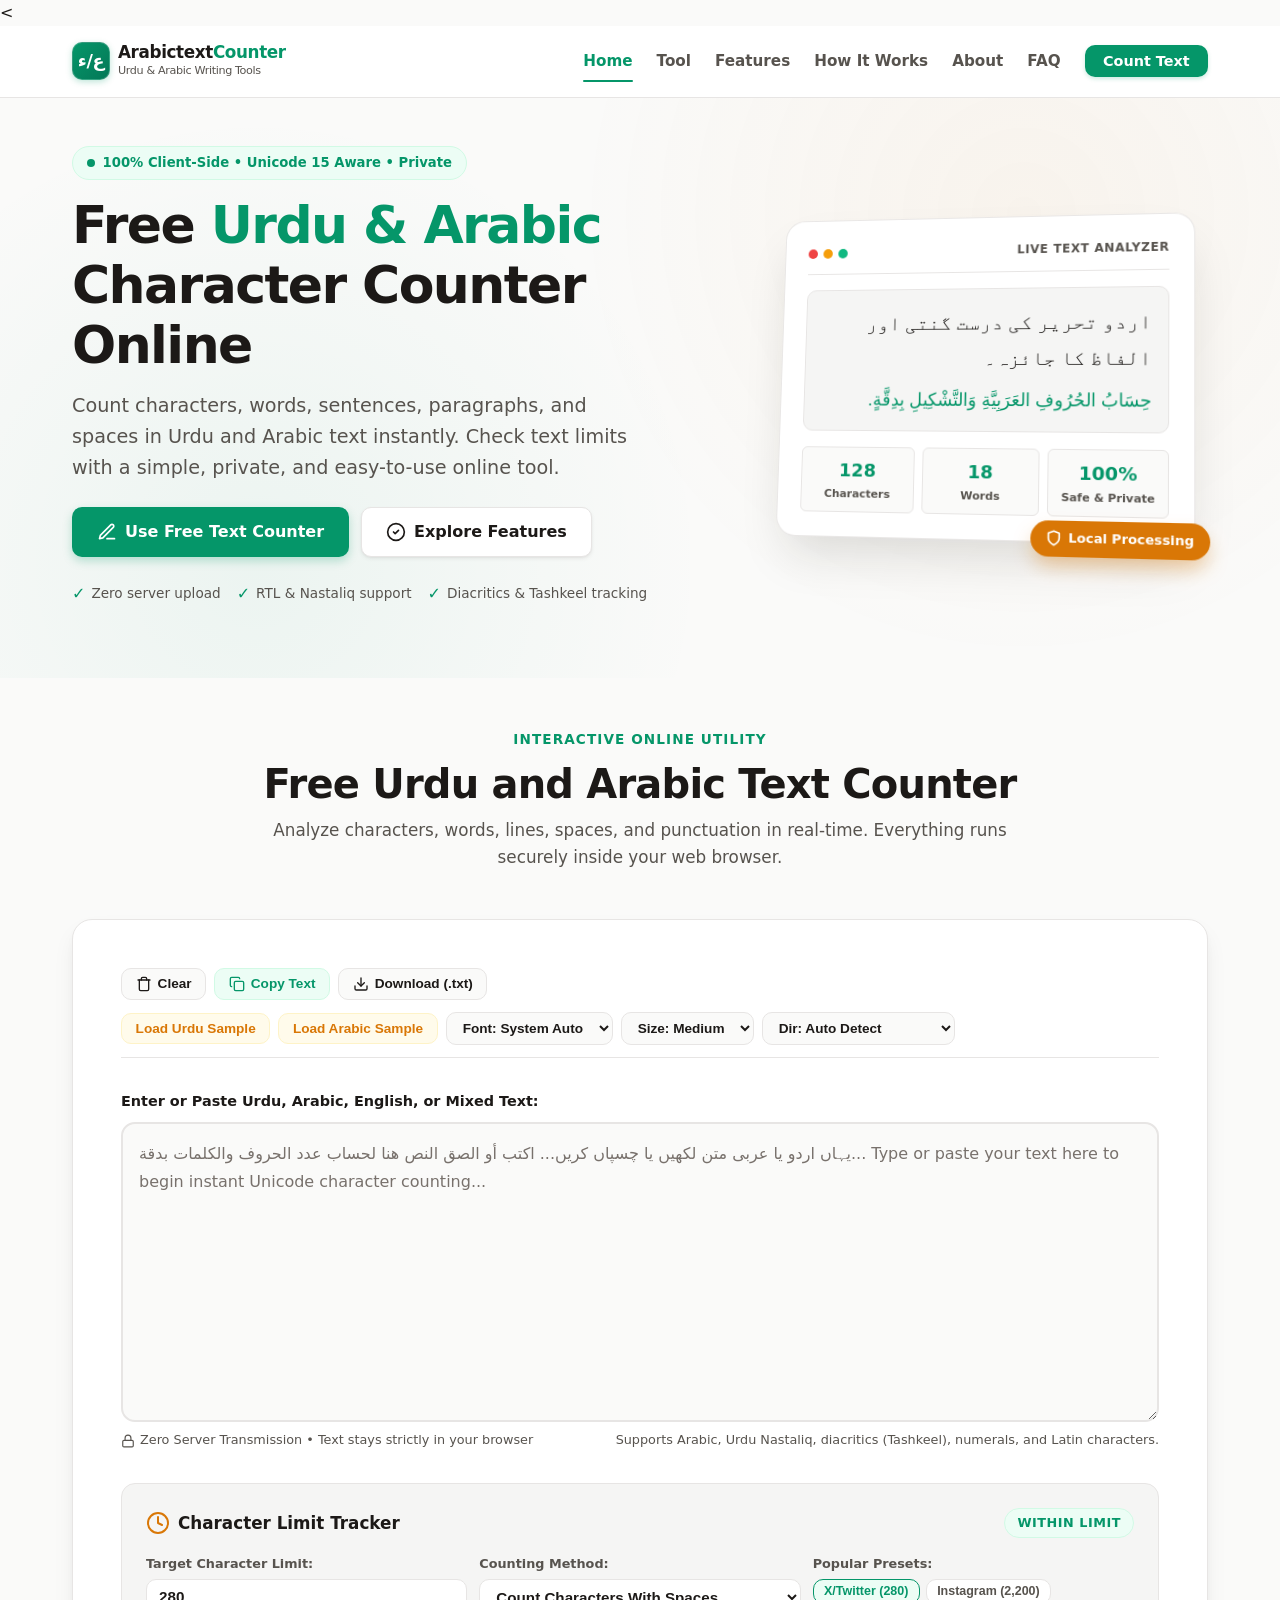
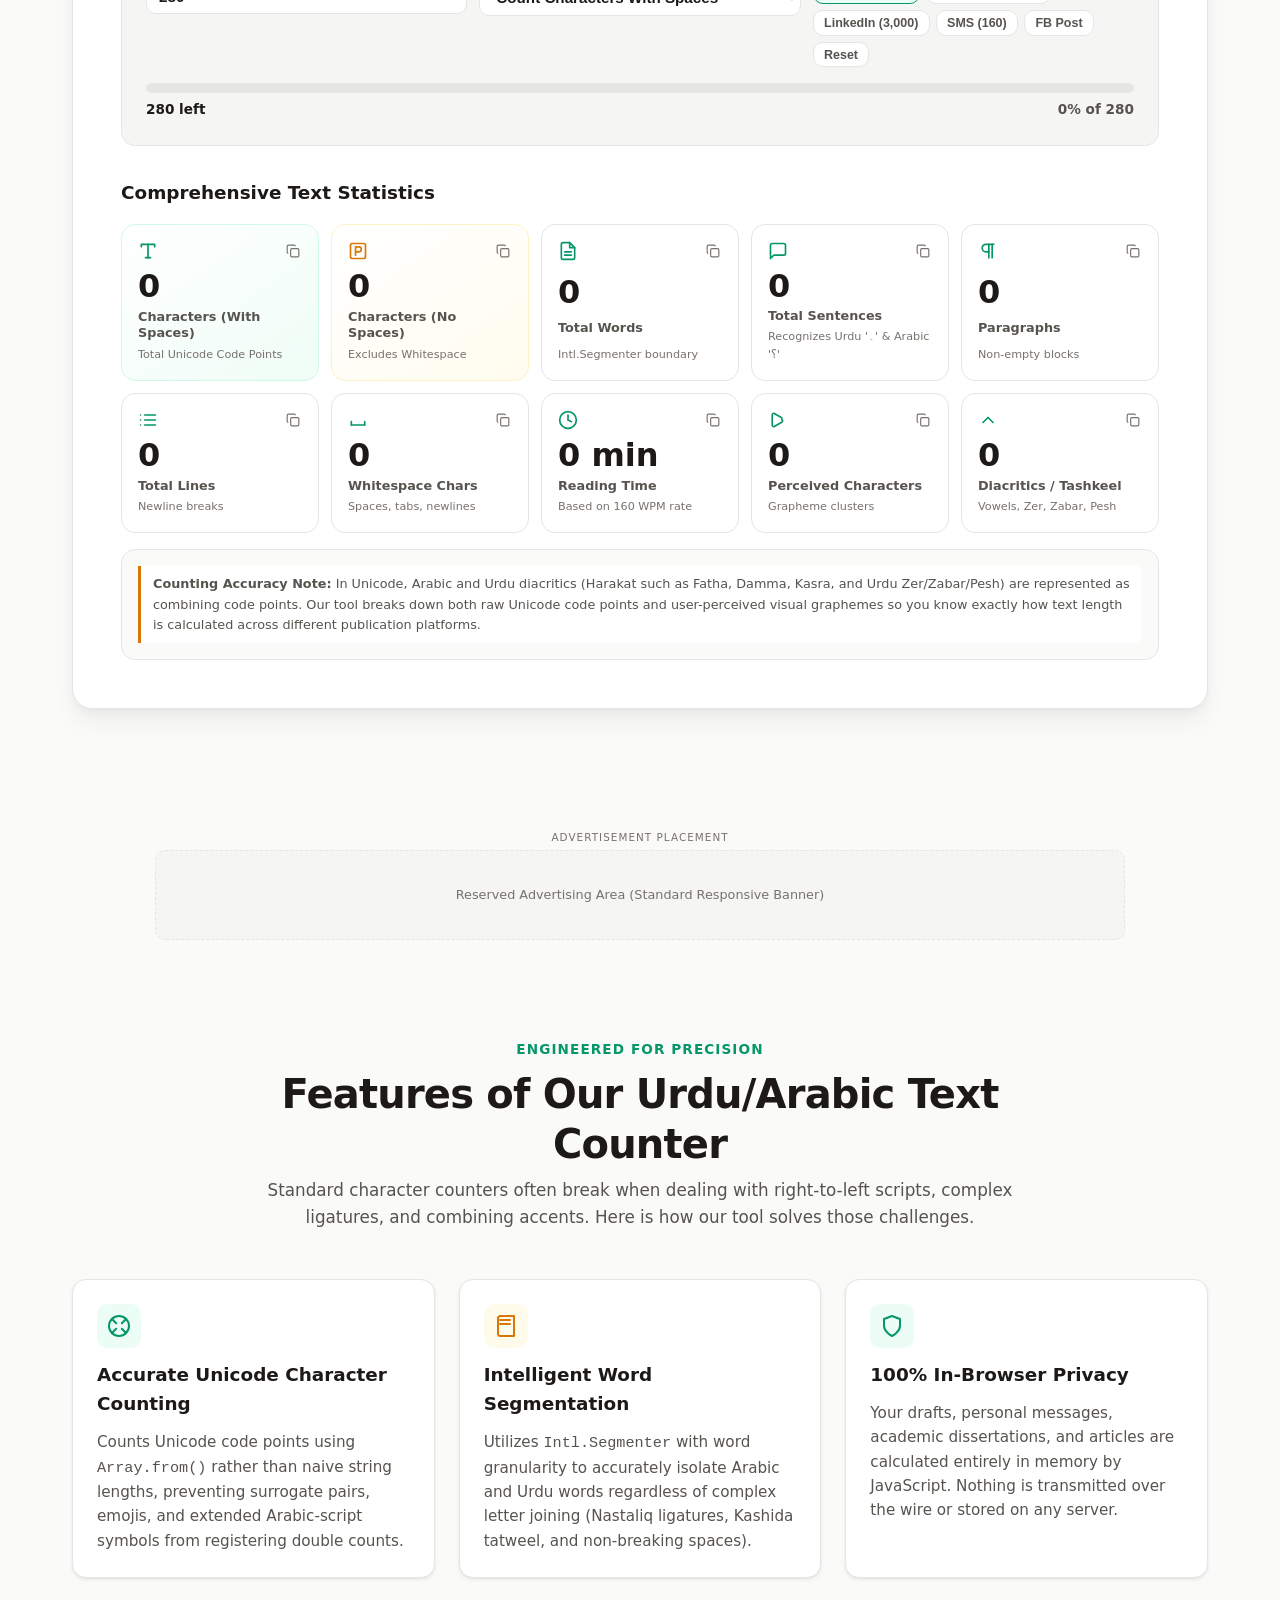
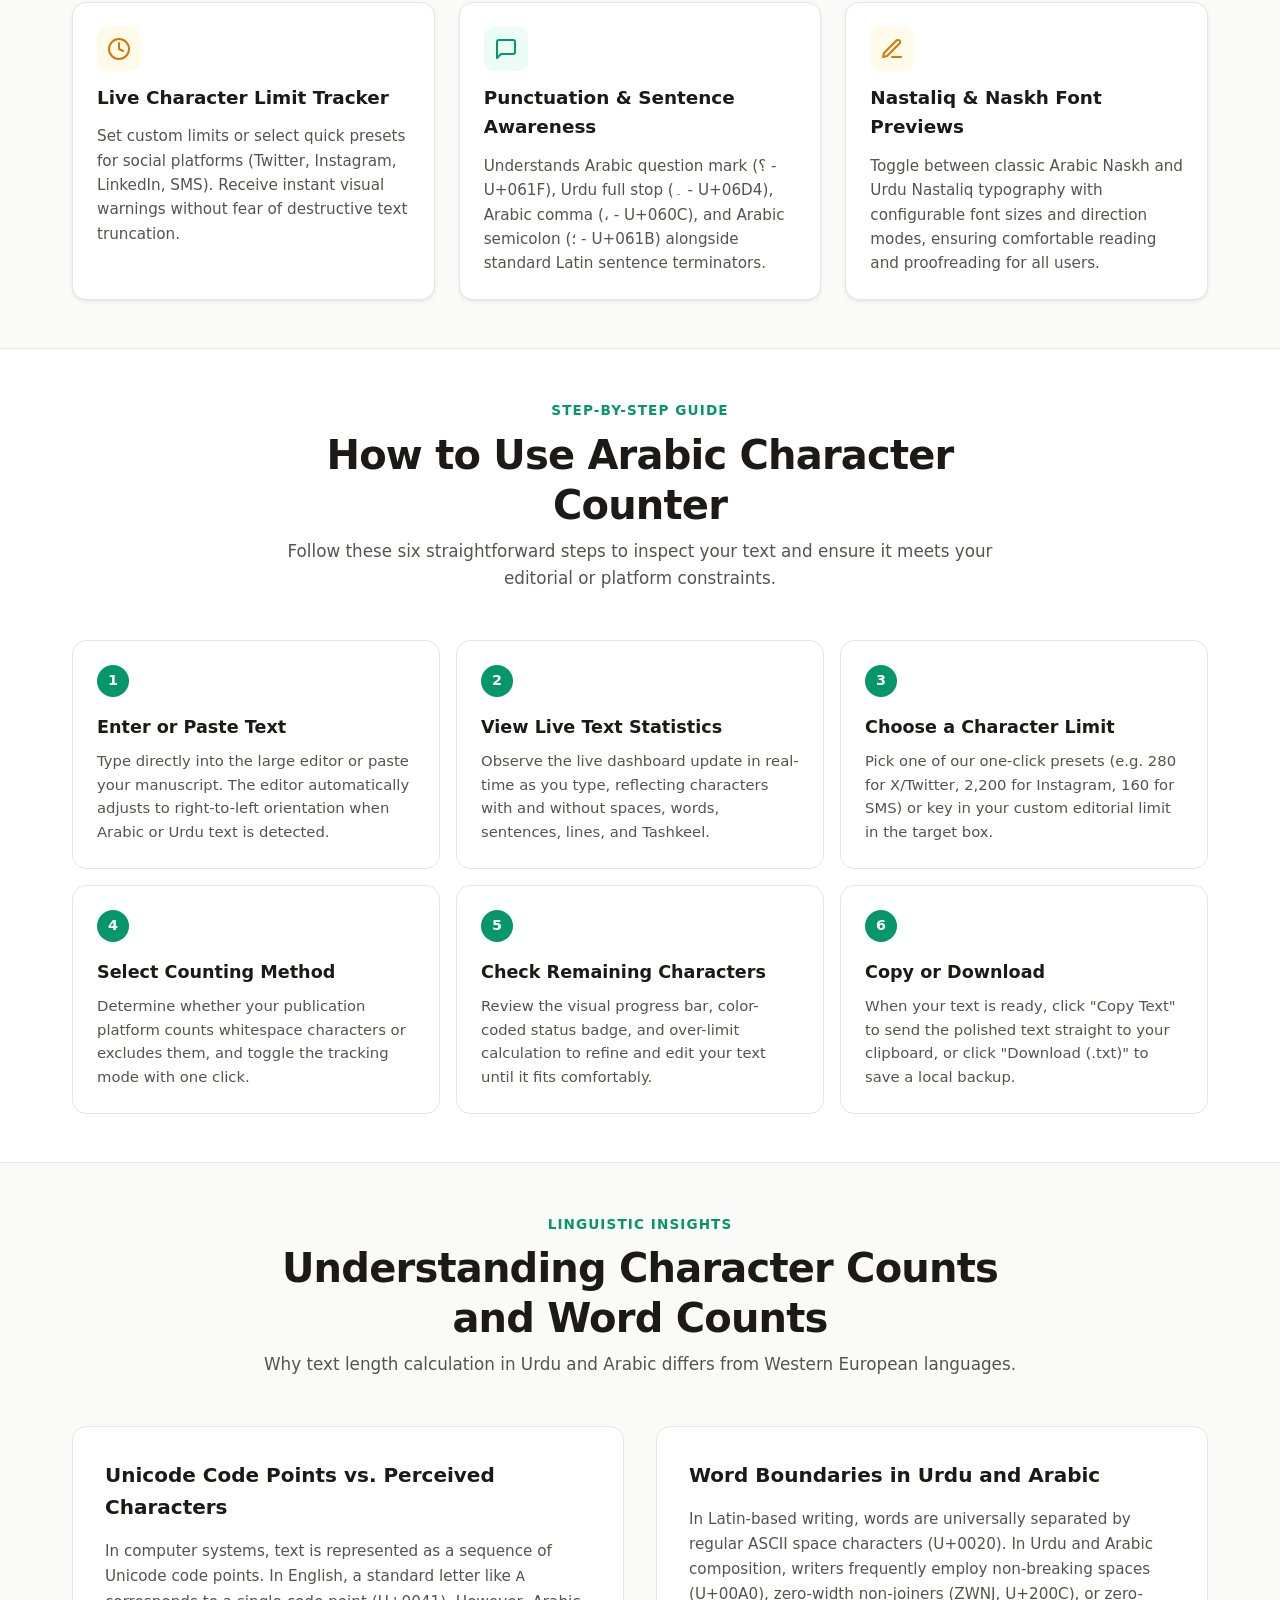
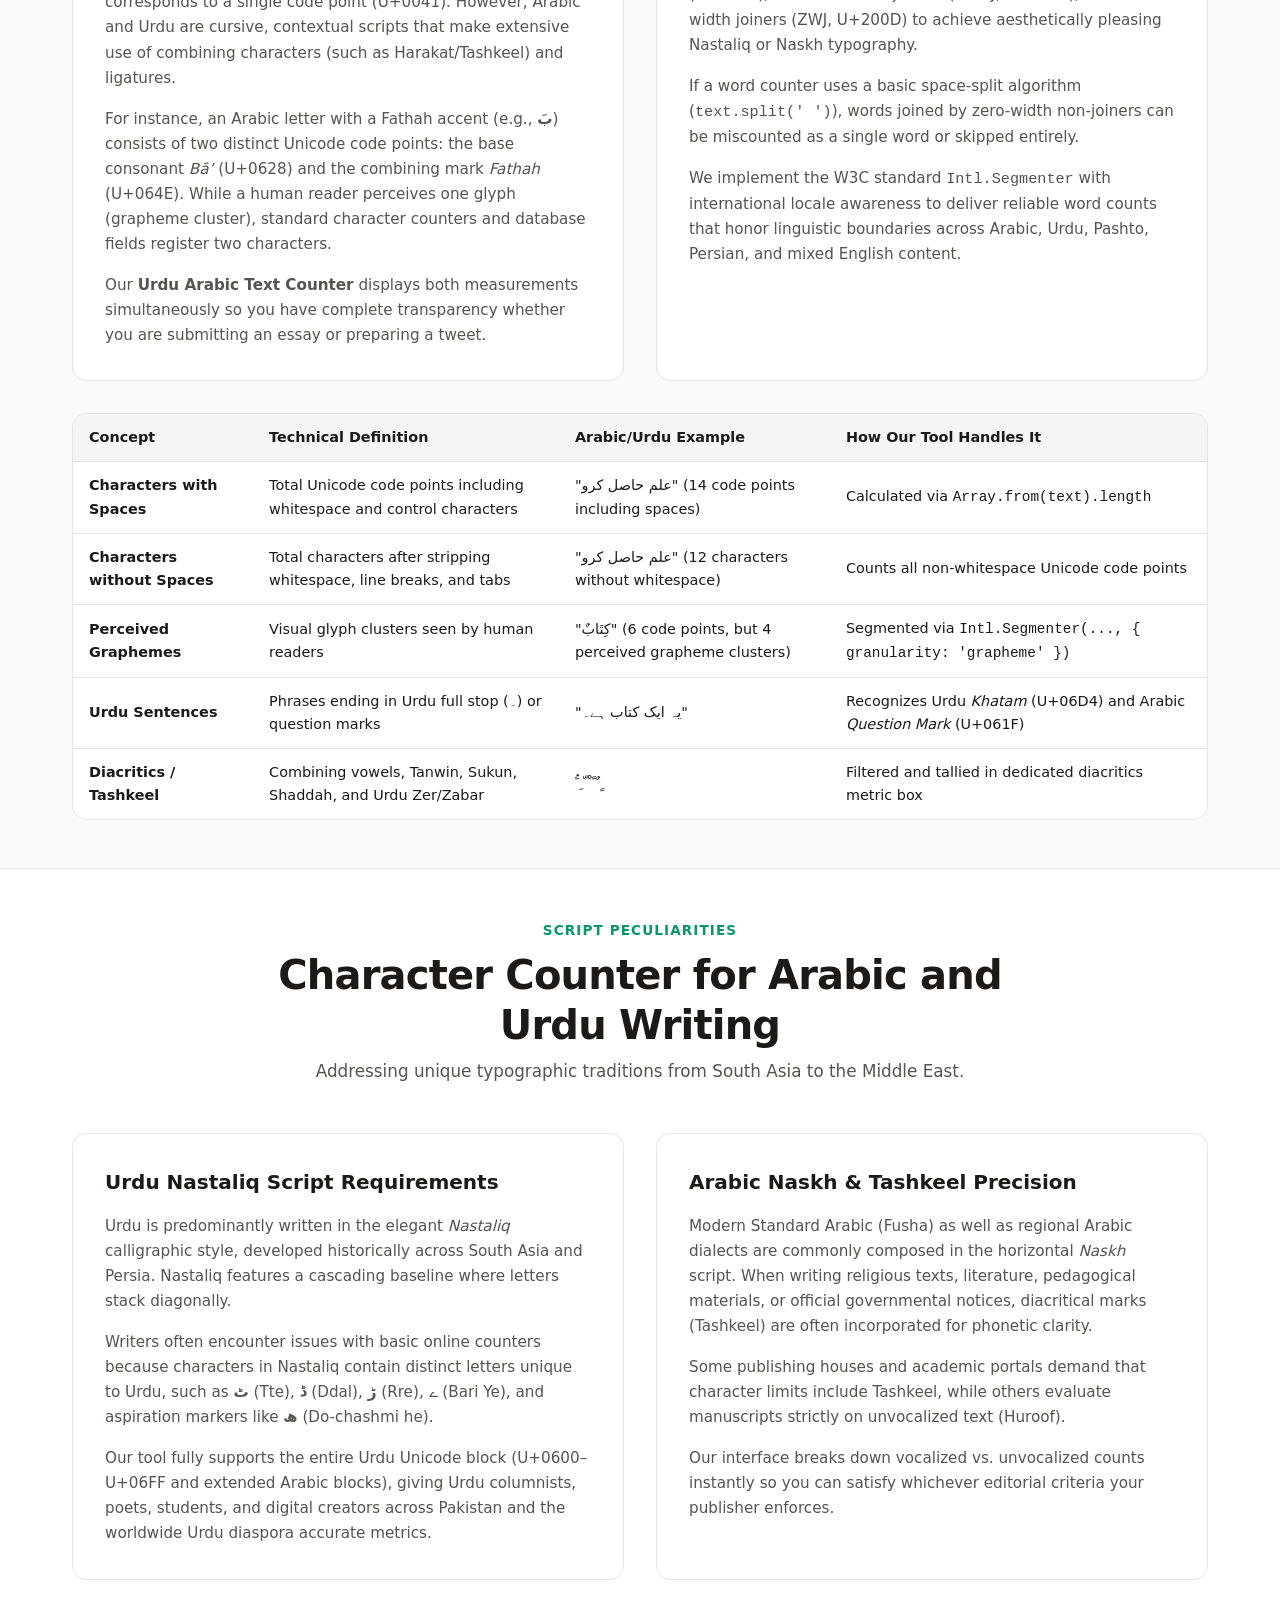
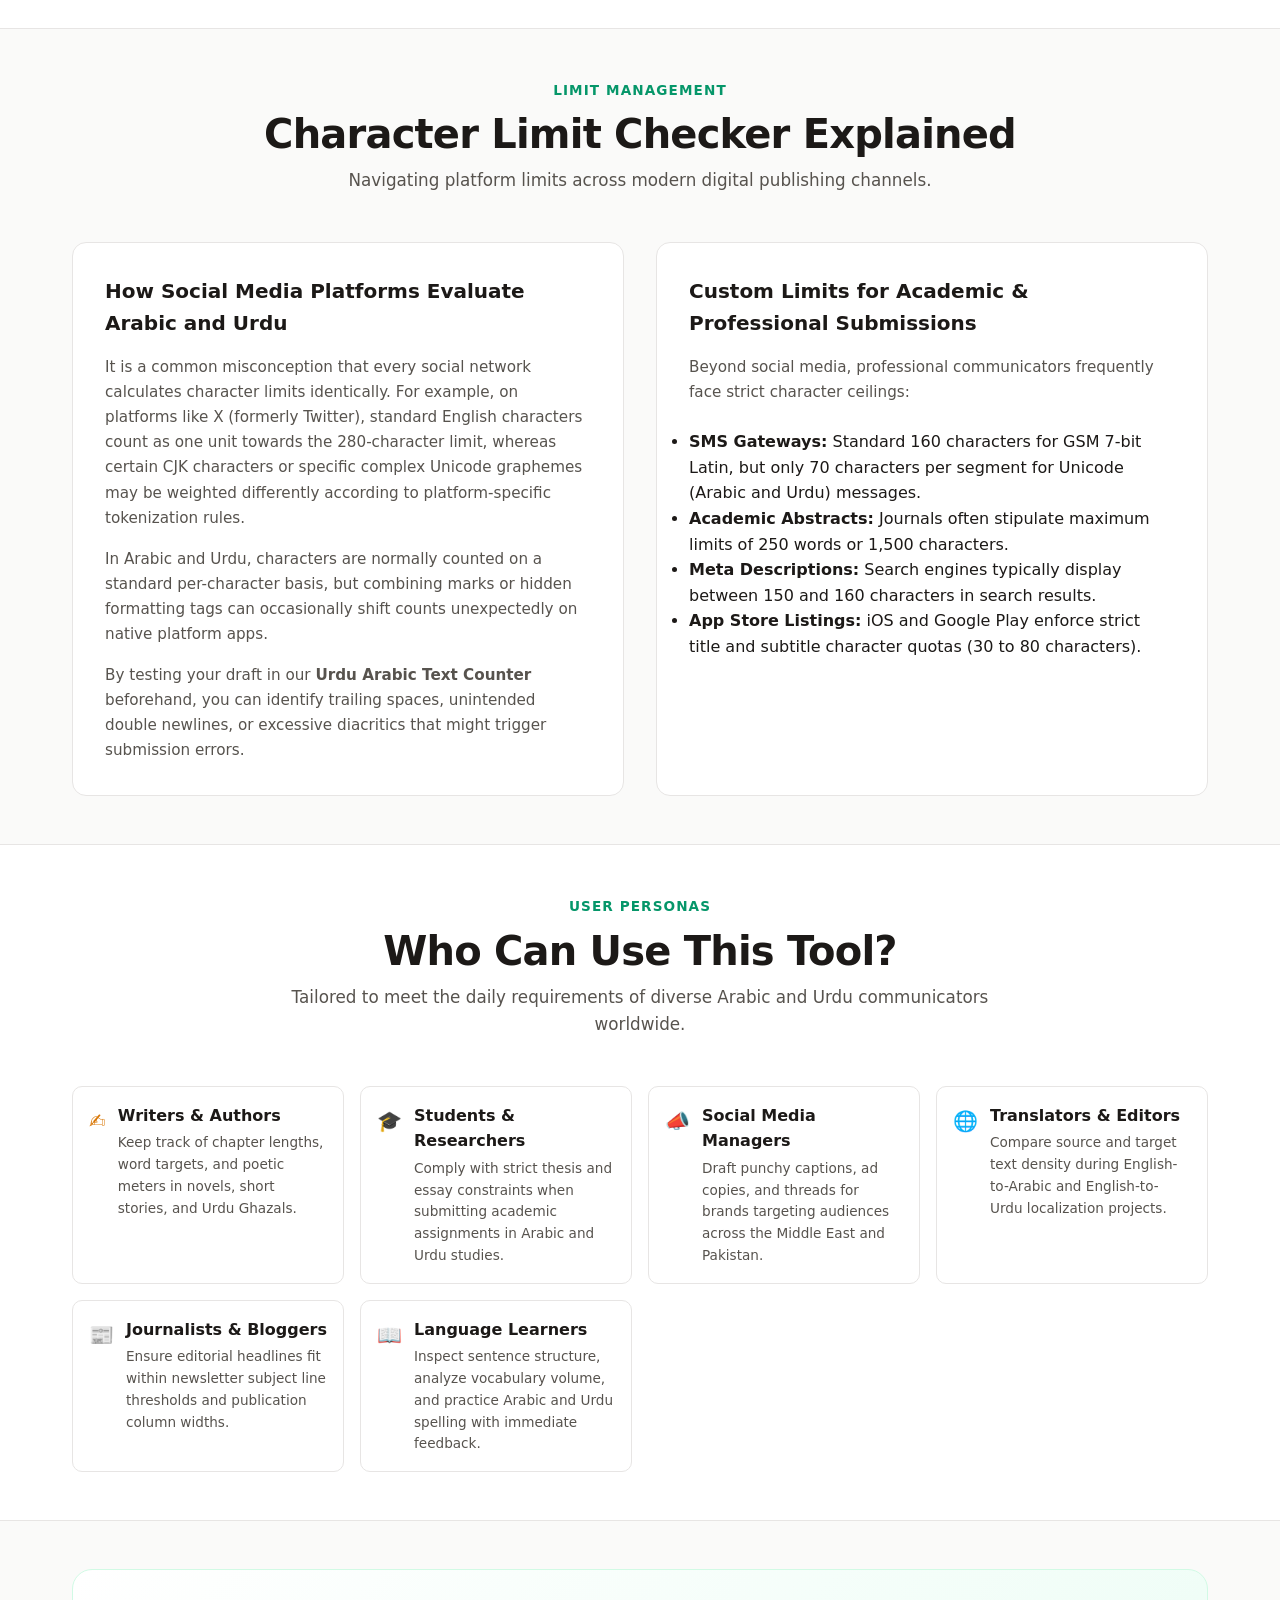
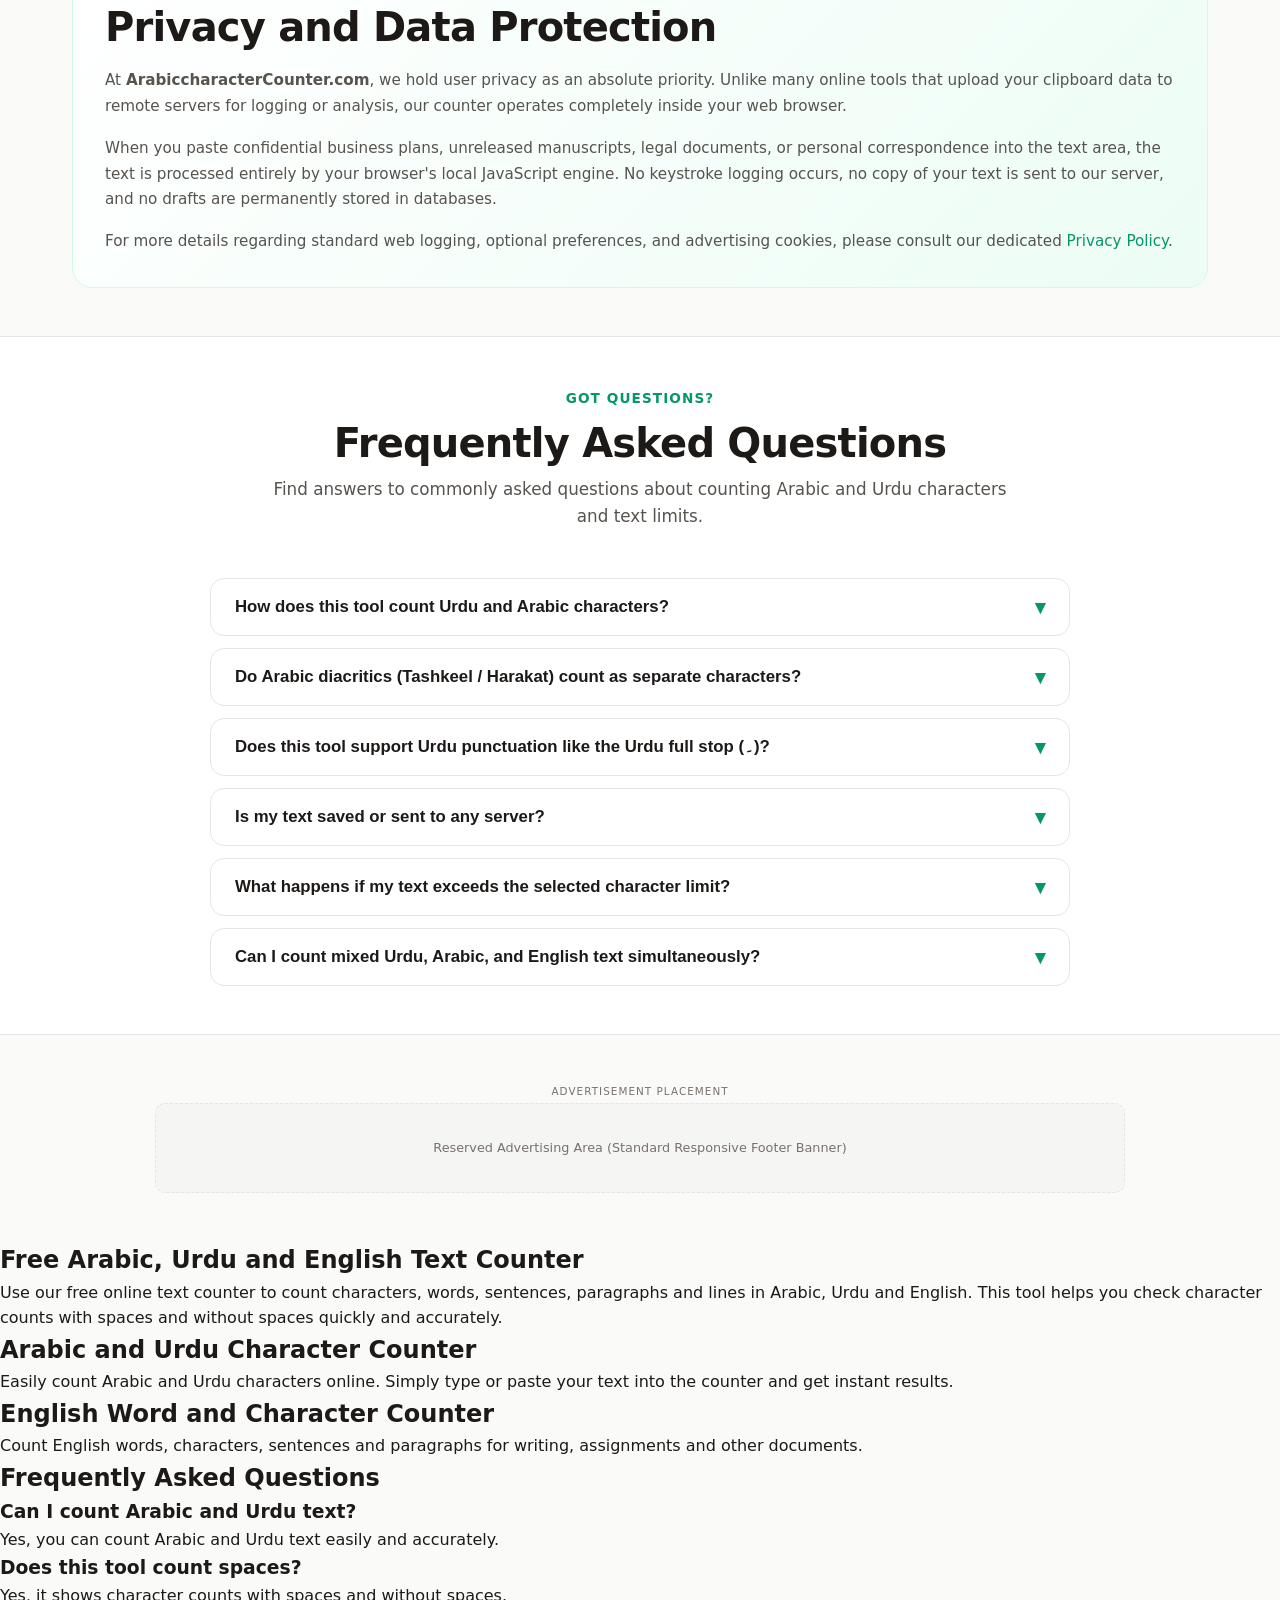
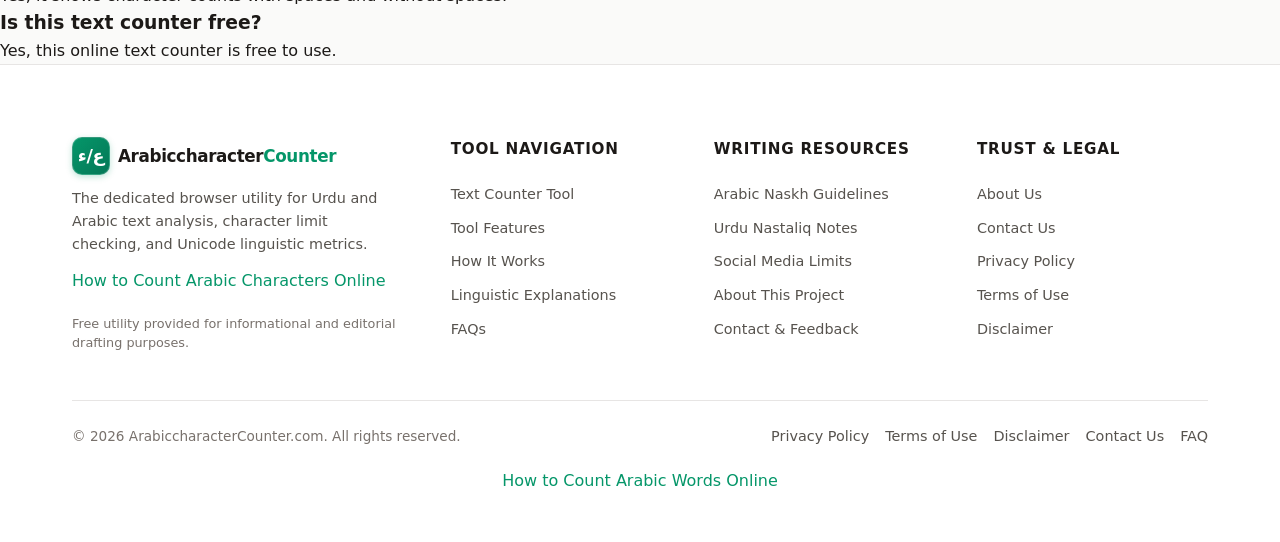
<file: index.html>
<!DOCTYPE html>
<html lang="en">
<head> 
<script async src="https://www.googletagmanager.com/gtm.js?id=GTM-55V345RM"></script>
<script>
  window.dataLayer = window.dataLayer || [];
  function gtag(){dataLayer.push(arguments);}
  gtag('js', new Date());
</script>
 <meta charset="UTF-8">
 <link rel="icon" type="image/png" href="/favicon-logo.png">
  <meta name="viewport" content="width=device-width, initial-scale=1.0">
  <title>Urdu & Arabic Character Counter Online | Free Tool</title>
 <<meta name="description" content="Count Urdu and Arabic characters, words, sentences, and paragraphs online for free. Check text instantly with a simple and private character counter.">
  <meta name="keywords" content="Urdu Arabic Text Counter, Urdu character counter, Arabic character counter, Urdu word counter, Arabic word counter, Arabic text counter online, Urdu text counter online, Arabic character limit checker, Unicode character counter">
  <meta name="robots" content="index, follow">
  <link rel="canonical" href="https://arabictextcounter.online/

  <!-- Open Graph / Facebook -->
  <meta property="og:type" content="website">
  <meta property="og:url" content="https://arabictextcounter.online/
  <meta property="og:title" content="Urdu Arabic Text Counter & Character Limit Checker">
  <meta property="og:description" content="Count Urdu and Arabic characters, words, sentences, and paragraphs accurately in your browser. 100% private text analysis with live character limit tracking.">
  <meta property="og:site_name" content="Arabic text Counter">

  <!-- Twitter Cards -->
  <meta name="twitter:card" content="summary_large_image">
  <meta name="twitter:url" content="https://arabictextcounter.online/
  <meta name="twitter:title" content="Urdu Arabic Text Counter & Character Limit Checker">
  <meta name="twitter:description" content="Accurate Unicode character, word, sentence, and diacritic counter for Urdu and Arabic text. Free and private in-browser tool.">

  <!-- Stylesheet -->
  <link rel="stylesheet" href="style.css">
<meta name="google-site-verification" content="bImBELoejTYz_PWfpFKsvj4IXtyAVEKqKtU870Zw6bU" />
  <!-- Structured Data (JSON-LD) -->
  <script type="application/ld+json">
  {
    "@context": "https://schema.org",
    "@graph": [
      {
        "@type": "WebSite",
        "@id": "https://arabictextcounter.online/#website
        "url": "https://arabictextcounter.online/
        "name": "Arabic Text counter 
        "description": "Accurate Urdu and Arabic text counter and character limit checker tool.",
        "inLanguage": "en"
      },
      {
        "@type": "WebApplication",
        "@id": "https://arabictextcounter.online/#webapp
        "url": "https://arabictextcounter.online/
        "name": "Urdu/Arabic Text Counter & Character Limit Checker",
        "applicationCategory": "UtilitiesApplication",
        "operatingSystem": "All",
        "browserRequirements": "Requires modern browser with JavaScript enabled",
        "description": "Browser-based Unicode text counter for Arabic and Urdu scripts. Calculates characters, words, sentences, paragraphs, whitespace, and platform limits privately.",
        "offers": {
          "@type": "Offer",
          "price": "0",
          "priceCurrency": "USD"
        }
      }
    ]
  }
  </script>
  <meta name="google-site-verification" content="bImBELoejTYz_PWfpFKsvj4IXtyAVEKqKtU870Zw6bU" />
  <link rel="icon" type="image/png" sizes="32x32" href="favicon-logo.png">
</head>
<body>
  <!-- Accessibility Skip Link -->
  <a href="#tool" class="skip-link">Skip to Main Text Counter</a>

  <!-- Header & Navigation -->
  <header class="site-header" role="banner">
    <div class="container header-inner">
      <a href="index.html" class="brand-logo" aria-label="ArabiccharacterCounter.com Home">
        <div class="brand-icon" aria-hidden="true">ع/ء</div>
        <div class="brand-text">
          <div class="brand-title">Arabictext<span>Counter</span></div>
          <div class="brand-tagline">Urdu &amp; Arabic Writing Tools</div>
        </div>
      </a>

      <!-- Desktop Navigation -->
      <nav class="main-nav" role="navigation" aria-label="Main Navigation">
        <ul class="nav-list">
          <li><a href="index.html" class="nav-link active">Home</a></li>
          <li><a href="#tool" class="nav-link">Tool</a></li>
          <li><a href="#features" class="nav-link">Features</a></li>
          <li><a href="#how-it-works" class="nav-link">How It Works</a></li>
          <li><a href="about.html" class="nav-link">About</a></li>
          <li><a href="#faq" class="nav-link">FAQ</a></li>
          <li><a href="#tool" class="nav-cta-btn">Count Text</a></li>
        </ul>
      </nav>

      <!-- Mobile Hamburger Button -->
      <button id="mobileMenuBtn" class="mobile-menu-btn" aria-expanded="false" aria-label="Toggle navigation menu">
        <span class="hamburger-line"></span>
        <span class="hamburger-line"></span>
        <span class="hamburger-line"></span>
      </button>
    </div>

    <!-- Mobile Drawer Navigation -->
    <div id="mobileDrawer" class="mobile-drawer" role="menu">
      <ul class="mobile-nav-list">
        <li><a href="index.html" class="mobile-nav-link active" role="menuitem">Home</a></li>
        <li><a href="#tool" class="mobile-nav-link" role="menuitem">Text Counter Tool</a></li>
        <li><a href="#features" class="mobile-nav-link" role="menuitem">Features</a></li>
        <li><a href="#how-it-works" class="mobile-nav-link" role="menuitem">How It Works</a></li>
        <li><a href="about.html" class="mobile-nav-link" role="menuitem">About Us</a></li>
        <li><a href="#faq" class="mobile-nav-link" role="menuitem">Frequently Asked Questions</a></li>
        <li><a href="contact.html" class="mobile-nav-link" role="menuitem">Contact</a></li>
        <li><a href="#tool" class="mobile-cta" role="menuitem">Use Free Text Counter</a></li>
      </ul>
    </div>
  </header>

  <main id="main-content">
    <!-- 3D Hero Section -->
    <section class="hero-section" aria-labelledby="hero-heading">
      <div class="container hero-grid">
        <div class="hero-content">
          <div class="hero-badge">
            <span class="hero-badge-dot" aria-hidden="true"></span>
            <span>100% Client-Side &bull; Unicode 15 Aware &bull; Private</span>
          </div>

          <h1 id="hero-heading" class="hero-title">
            Free <span class="highlight">Urdu &amp; Arabic</span> Character Counter Online
          </h1>

          <p class="hero-desc">
            Count characters, words, sentences, paragraphs, and spaces in Urdu and Arabic text instantly. Check text limits with a simple, private, and easy-to-use online tool.
          </p>

          <div class="hero-actions">
            <a href="#tool" class="btn btn-primary">
              <svg width="20" height="20" viewBox="0 0 24 24" fill="none" stroke="currentColor" stroke-width="2" stroke-linecap="round" stroke-linejoin="round" aria-hidden="true"><path d="M12 20h9"/><path d="M16.5 3.5a2.121 2.121 0 0 1 3 3L7 19l-4 1 1-4L16.5 3.5z"/></svg>
              Use Free Text Counter
            </a>
            <a href="#features" class="btn btn-secondary">
              <svg width="20" height="20" viewBox="0 0 24 24" fill="none" stroke="currentColor" stroke-width="2" stroke-linecap="round" stroke-linejoin="round" aria-hidden="true"><circle cx="12" cy="12" r="10"/><path d="m9 12 2 2 4-4"/></svg>
              Explore Features
            </a>
          </div>

          <div class="hero-trust-bullets">
            <div class="trust-item">
              <span class="trust-icon" aria-hidden="true">&#10003;</span>
              <span>Zero server upload</span>
            </div>
            <div class="trust-item">
              <span class="trust-icon" aria-hidden="true">&#10003;</span>
              <span>RTL &amp; Nastaliq support</span>
            </div>
            <div class="trust-item">
              <span class="trust-icon" aria-hidden="true">&#10003;</span>
              <span>Diacritics &amp; Tashkeel tracking</span>
            </div>
          </div>
        </div>

        <!-- 3D Layered Perspective Visual Scene -->
        <div class="hero-3d-wrapper" aria-hidden="true">
          <div class="hero-3d-scene">
            <div class="hero-3d-card">
              <div class="hero-card-header">
                <div class="card-dots">
                  <span class="dot red"></span>
                  <span class="dot yellow"></span>
                  <span class="dot green"></span>
                </div>
                <span class="card-label">Live Text Analyzer</span>
              </div>

              <div class="mock-text-preview">
                <div class="mock-urdu-text" dir="rtl" lang="ur">
                  اردو تحریر کی درست گنتی اور الفاظ کا جائزہ۔
                </div>
                <div class="mock-arabic-text" dir="rtl" lang="ar">
                  حِسَابُ الحُرُوفِ العَرَبِيَّةِ وَالتَّشْكِيلِ بِدِقَّةٍ.
                </div>
              </div>

              <div class="mock-stats-grid">
                <div class="mock-stat-box">
                  <div class="mock-stat-val">128</div>
                  <div class="mock-stat-lbl">Characters</div>
                </div>
                <div class="mock-stat-box">
                  <div class="mock-stat-val">18</div>
                  <div class="mock-stat-lbl">Words</div>
                </div>
                <div class="mock-stat-box">
                  <div class="mock-stat-val">100%</div>
                  <div class="mock-stat-lbl">Safe &amp; Private</div>
                </div>
              </div>

              <div class="hero-3d-floating-badge">
                <svg width="16" height="16" viewBox="0 0 24 24" fill="none" stroke="currentColor" stroke-width="2.5" stroke-linecap="round" stroke-linejoin="round"><path d="M12 22s8-4 8-10V5l-8-3-8 3v7c0 6 8 10 8 10z"/></svg>
                <span>Local Processing</span>
              </div>
            </div>
          </div>
        </div>
      </div>
    </section>

    <!-- Main Tool Section -->
    <section id="tool" class="tool-section" aria-labelledby="tool-heading">
      <div class="container">
        <div class="section-intro">
          <span class="section-tag">Interactive Online Utility</span>
          <h2 id="tool-heading" class="section-title">Free Urdu and Arabic Text Counter</h2>
          <p class="section-desc">
            Analyze characters, words, lines, spaces, and punctuation in real-time. Everything runs securely inside your web browser.
          </p>
        </div>

        <div class="tool-container">
          <!-- Toolbar Controls -->
          <div class="tool-toolbar" role="toolbar" aria-label="Text counter controls">
            <div class="toolbar-group">
              <button id="clearTextBtn" class="tool-btn" type="button" aria-label="Clear all text in textarea">
                <svg width="16" height="16" viewBox="0 0 24 24" fill="none" stroke="currentColor" stroke-width="2" stroke-linecap="round" stroke-linejoin="round" aria-hidden="true"><path d="M3 6h18"/><path d="M19 6v14c0 1-1 2-2 2H7c-1 0-2-1-2-2V6"/><path d="M8 6V4c0-1 1-2 2-2h4c1 0 2 1 2 2v2"/></svg>
                Clear
              </button>

              <button id="copyTextBtn" class="tool-btn btn-accent" type="button" aria-label="Copy entire text to clipboard">
                <svg width="16" height="16" viewBox="0 0 24 24" fill="none" stroke="currentColor" stroke-width="2" stroke-linecap="round" stroke-linejoin="round" aria-hidden="true"><rect width="14" height="14" x="8" y="8" rx="2" ry="2"/><path d="M4 16c-1.1 0-2-.9-2-2V4c0-1.1.9-2 2-2h10c1.1 0 2 .9 2 2"/></svg>
                Copy Text
              </button>

              <button id="downloadTextBtn" class="tool-btn" type="button" aria-label="Download text as a plain text file">
                <svg width="16" height="16" viewBox="0 0 24 24" fill="none" stroke="currentColor" stroke-width="2" stroke-linecap="round" stroke-linejoin="round" aria-hidden="true"><path d="M21 15v4a2 2 0 0 1-2 2H5a2 2 0 0 1-2-2v-4"/><polyline points="7 10 12 15 17 10"/><line x1="12" x2="12" y1="15" y2="3"/></svg>
                Download (.txt)
              </button>
            </div>

            <div class="toolbar-group">
              <button id="sampleUrduBtn" class="tool-btn btn-amber" type="button" aria-label="Load sample Urdu text">
                Load Urdu Sample
              </button>

              <button id="sampleArabicBtn" class="tool-btn btn-amber" type="button" aria-label="Load sample Arabic text">
                Load Arabic Sample
              </button>

              <!-- Font Selection -->
              <select id="fontFamilySelect" class="tool-select" aria-label="Select typography styling">
                <option value="auto">Font: System Auto</option>
                <option value="arabic">Arabic Naskh</option>
                <option value="urdu">Urdu Nastaliq</option>
                <option value="sans">Clean Sans-serif</option>
              </select>

              <!-- Font Size -->
              <select id="fontSizeSelect" class="tool-select" aria-label="Select font size">
                <option value="sm">Size: Normal</option>
                <option value="md" selected>Size: Medium</option>
                <option value="lg">Size: Large</option>
              </select>

              <!-- Direction -->
              <select id="textDirSelect" class="tool-select" aria-label="Select text direction">
                <option value="auto" selected>Dir: Auto Detect</option>
                <option value="rtl">Dir: RTL (Right to Left)</option>
                <option value="ltr">Dir: LTR (Left to Right)</option>
              </select>
            </div>
          </div>

          <!-- Main Text Input Area -->
          <div class="textarea-wrapper">
            <div class="textarea-label-row">
              <label for="mainTextarea" class="textarea-label">
                Enter or Paste Urdu, Arabic, English, or Mixed Text:
              </label>
              <div id="statusFeedback" class="text-status-feedback" role="status" aria-live="polite"></div>
            </div>

            <textarea
              id="mainTextarea"
              class="main-textarea"
              dir="auto"
              rows="8"
              spellcheck="false"
              placeholder="یہاں اردو یا عربی متن لکھیں یا چسپاں کریں... اكتب أو الصق النص هنا لحساب عدد الحروف والكلمات بدقة... Type or paste your text here to begin instant Unicode character counting..."
              aria-label="Text input area for counting characters and words"
            ></textarea>

            <div class="textarea-footer">
              <div class="textarea-privacy-note">
                <svg width="14" height="14" viewBox="0 0 24 24" fill="none" stroke="currentColor" stroke-width="2" stroke-linecap="round" stroke-linejoin="round" aria-hidden="true"><rect width="18" height="11" x="3" y="11" rx="2" ry="2"/><path d="M7 11V7a5 5 0 0 1 10 0v4"/></svg>
                <span>Zero Server Transmission &bull; Text stays strictly in your browser</span>
              </div>
              <div class="textarea-char-summary">
                Supports Arabic, Urdu Nastaliq, diacritics (Tashkeel), numerals, and Latin characters.
              </div>
            </div>
          </div>

          <!-- Character Limit Checker -->
          <div class="limit-checker-card" aria-labelledby="limit-checker-heading">
            <div class="limit-header-row">
              <div class="limit-title-wrap">
                <svg class="limit-icon" viewBox="0 0 24 24" fill="none" stroke="currentColor" stroke-width="2" stroke-linecap="round" stroke-linejoin="round" aria-hidden="true"><circle cx="12" cy="12" r="10"/><polyline points="12 6 12 12 16 14"/></svg>
                <h3 id="limit-checker-heading" class="limit-title">Character Limit Tracker</h3>
              </div>

              <div id="limitStatusBadge" class="limit-status-badge badge-under" role="status">
                Within Limit
              </div>
            </div>

            <!-- Limit Controls -->
            <div class="limit-controls-grid">
              <div class="control-field">
                <label for="charLimitInput">Target Character Limit:</label>
                <input
                  type="number"
                  id="charLimitInput"
                  class="control-input"
                  min="1"
                  max="1000000"
                  value="280"
                  aria-label="Target character limit number"
                >
              </div>

              <div class="control-field">
                <label for="limitModeSelect">Counting Method:</label>
                <select id="limitModeSelect" class="control-input" aria-label="Select limit counting method">
                  <option value="with_spaces" selected>Count Characters With Spaces</option>
                  <option value="without_spaces">Count Characters Without Spaces</option>
                </select>
              </div>

              <div class="control-field">
                <label>Popular Presets:</label>
                <div class="preset-pills-row">
                  <button type="button" class="preset-pill active" data-limit="280" aria-label="Set limit to Twitter 280">X/Twitter (280)</button>
                  <button type="button" class="preset-pill" data-limit="2200" aria-label="Set limit to Instagram 2200">Instagram (2,200)</button>
                  <button type="button" class="preset-pill" data-limit="3000" aria-label="Set limit to LinkedIn 3000">LinkedIn (3,000)</button>
                  <button type="button" class="preset-pill" data-limit="160" aria-label="Set limit to SMS 160">SMS (160)</button>
                  <button type="button" class="preset-pill" data-limit="63206" aria-label="Set limit to Facebook 63206">FB Post</button>
                  <button type="button" id="resetLimitBtn" class="preset-pill" aria-label="Reset limit settings">Reset</button>
                </div>
              </div>
            </div>

            <!-- Progress Bar -->
            <div class="limit-progress-wrapper">
              <div class="limit-progress-track" role="progressbar" aria-valuemin="0" aria-valuemax="100" aria-valuenow="0">
                <div id="limitProgressFill" class="limit-progress-fill"></div>
              </div>
              <div class="limit-stats-subrow">
                <span id="limitRemainingText" class="limit-remaining-text">280 left</span>
                <span id="limitPercentText" class="limit-percent-text">0% of 280</span>
              </div>
            </div>

            <!-- Over Limit Warning Banner -->
            <div id="limitOverAlert" class="limit-over-alert" role="alert">
              <svg width="18" height="18" viewBox="0 0 24 24" fill="none" stroke="currentColor" stroke-width="2" stroke-linecap="round" stroke-linejoin="round" aria-hidden="true"><circle cx="12" cy="12" r="10"/><line x1="12" x2="12" y1="8" y2="12"/><line x1="12" x2="12.01" y1="16" y2="16"/></svg>
              <span>Your text exceeds the selected limit by <strong><span id="limitOverCount">0</span></strong> characters. Your text has not been truncated.</span>
            </div>
          </div>

          <!-- Live Statistics Dashboard -->
          <div class="stats-dashboard">
            <div class="stats-dashboard-title">
              <span>Comprehensive Text Statistics</span>
            </div>

            <div class="stats-grid">
              <!-- Stat 1: Characters With Spaces -->
              <div class="stat-card featured">
                <div class="stat-header">
                  <svg class="stat-icon" viewBox="0 0 24 24" fill="none" stroke="currentColor" stroke-width="2" stroke-linecap="round" stroke-linejoin="round" aria-hidden="true"><path d="M4 7V4h16v3"/><path d="M9 20h6"/><path d="M12 4v16"/></svg>
                  <button type="button" class="stat-copy-btn" data-stat-id="statCharsWithSpaces" aria-label="Copy characters with spaces count">
                    <svg width="14" height="14" viewBox="0 0 24 24" fill="none" stroke="currentColor" stroke-width="2"><rect width="14" height="14" x="8" y="8" rx="2" ry="2"/><path d="M4 16c-1.1 0-2-.9-2-2V4c0-1.1.9-2 2-2h10c1.1 0 2 .9 2 2"/></svg>
                  </button>
                </div>
                <div id="statCharsWithSpaces" class="stat-value">0</div>
                <div class="stat-label">Characters (With Spaces)</div>
                <div class="stat-subtext">Total Unicode Code Points</div>
              </div>

              <!-- Stat 2: Characters Without Spaces -->
              <div class="stat-card featured-amber">
                <div class="stat-header">
                  <svg class="stat-icon" viewBox="0 0 24 24" fill="none" stroke="currentColor" stroke-width="2" stroke-linecap="round" stroke-linejoin="round" aria-hidden="true"><rect width="18" height="18" x="3" y="3" rx="2"/><path d="M9 17V7h4a3 3 0 0 1 0 6H9"/></svg>
                  <button type="button" class="stat-copy-btn" data-stat-id="statCharsNoSpaces" aria-label="Copy characters without spaces count">
                    <svg width="14" height="14" viewBox="0 0 24 24" fill="none" stroke="currentColor" stroke-width="2"><rect width="14" height="14" x="8" y="8" rx="2" ry="2"/><path d="M4 16c-1.1 0-2-.9-2-2V4c0-1.1.9-2 2-2h10c1.1 0 2 .9 2 2"/></svg>
                  </button>
                </div>
                <div id="statCharsNoSpaces" class="stat-value">0</div>
                <div class="stat-label">Characters (No Spaces)</div>
                <div class="stat-subtext">Excludes Whitespace</div>
              </div>

              <!-- Stat 3: Words -->
              <div class="stat-card">
                <div class="stat-header">
                  <svg class="stat-icon" viewBox="0 0 24 24" fill="none" stroke="currentColor" stroke-width="2" stroke-linecap="round" stroke-linejoin="round" aria-hidden="true"><path d="M14 2H6a2 2 0 0 0-2 2v16a2 2 0 0 0 2 2h12a2 2 0 0 0 2-2V8z"/><polyline points="14 2 14 8 20 8"/><line x1="16" x2="8" y1="13" y2="13"/><line x1="16" x2="8" y1="17" y2="17"/></svg>
                  <button type="button" class="stat-copy-btn" data-stat-id="statWords" aria-label="Copy word count">
                    <svg width="14" height="14" viewBox="0 0 24 24" fill="none" stroke="currentColor" stroke-width="2"><rect width="14" height="14" x="8" y="8" rx="2" ry="2"/><path d="M4 16c-1.1 0-2-.9-2-2V4c0-1.1.9-2 2-2h10c1.1 0 2 .9 2 2"/></svg>
                  </button>
                </div>
                <div id="statWords" class="stat-value">0</div>
                <div class="stat-label">Total Words</div>
                <div class="stat-subtext">Intl.Segmenter boundary</div>
              </div>

              <!-- Stat 4: Sentences -->
              <div class="stat-card">
                <div class="stat-header">
                  <svg class="stat-icon" viewBox="0 0 24 24" fill="none" stroke="currentColor" stroke-width="2" stroke-linecap="round" stroke-linejoin="round" aria-hidden="true"><path d="M21 15a2 2 0 0 1-2 2H7l-4 4V5a2 2 0 0 1 2-2h14a2 2 0 0 1 2 2z"/></svg>
                  <button type="button" class="stat-copy-btn" data-stat-id="statSentences" aria-label="Copy sentence count">
                    <svg width="14" height="14" viewBox="0 0 24 24" fill="none" stroke="currentColor" stroke-width="2"><rect width="14" height="14" x="8" y="8" rx="2" ry="2"/><path d="M4 16c-1.1 0-2-.9-2-2V4c0-1.1.9-2 2-2h10c1.1 0 2 .9 2 2"/></svg>
                  </button>
                </div>
                <div id="statSentences" class="stat-value">0</div>
                <div class="stat-label">Total Sentences</div>
                <div class="stat-subtext">Recognizes Urdu '۔' &amp; Arabic '؟'</div>
              </div>

              <!-- Stat 5: Paragraphs -->
              <div class="stat-card">
                <div class="stat-header">
                  <svg class="stat-icon" viewBox="0 0 24 24" fill="none" stroke="currentColor" stroke-width="2" stroke-linecap="round" stroke-linejoin="round" aria-hidden="true"><path d="M13 4v16"/><path d="M17 4v16"/><path d="M19 4H9.5a4.5 4.5 0 0 0 0 9H13"/></svg>
                  <button type="button" class="stat-copy-btn" data-stat-id="statParagraphs" aria-label="Copy paragraph count">
                    <svg width="14" height="14" viewBox="0 0 24 24" fill="none" stroke="currentColor" stroke-width="2"><rect width="14" height="14" x="8" y="8" rx="2" ry="2"/><path d="M4 16c-1.1 0-2-.9-2-2V4c0-1.1.9-2 2-2h10c1.1 0 2 .9 2 2"/></svg>
                  </button>
                </div>
                <div id="statParagraphs" class="stat-value">0</div>
                <div class="stat-label">Paragraphs</div>
                <div class="stat-subtext">Non-empty blocks</div>
              </div>

              <!-- Stat 6: Lines -->
              <div class="stat-card">
                <div class="stat-header">
                  <svg class="stat-icon" viewBox="0 0 24 24" fill="none" stroke="currentColor" stroke-width="2" stroke-linecap="round" stroke-linejoin="round" aria-hidden="true"><line x1="8" x2="21" y1="6" y2="6"/><line x1="8" x2="21" y1="12" y2="12"/><line x1="8" x2="21" y1="18" y2="18"/><line x1="3" x2="3.01" y1="6" y2="6"/><line x1="3" x2="3.01" y1="12" y2="12"/><line x1="3" x2="3.01" y1="18" y2="18"/></svg>
                  <button type="button" class="stat-copy-btn" data-stat-id="statLines" aria-label="Copy line count">
                    <svg width="14" height="14" viewBox="0 0 24 24" fill="none" stroke="currentColor" stroke-width="2"><rect width="14" height="14" x="8" y="8" rx="2" ry="2"/><path d="M4 16c-1.1 0-2-.9-2-2V4c0-1.1.9-2 2-2h10c1.1 0 2 .9 2 2"/></svg>
                  </button>
                </div>
                <div id="statLines" class="stat-value">0</div>
                <div class="stat-label">Total Lines</div>
                <div class="stat-subtext">Newline breaks</div>
              </div>

              <!-- Stat 7: Whitespace Characters -->
              <div class="stat-card">
                <div class="stat-header">
                  <svg class="stat-icon" viewBox="0 0 24 24" fill="none" stroke="currentColor" stroke-width="2" stroke-linecap="round" stroke-linejoin="round" aria-hidden="true"><path d="M4 18h16"/><path d="M4 14v4"/><path d="M20 14v4"/></svg>
                  <button type="button" class="stat-copy-btn" data-stat-id="statWhitespace" aria-label="Copy whitespace count">
                    <svg width="14" height="14" viewBox="0 0 24 24" fill="none" stroke="currentColor" stroke-width="2"><rect width="14" height="14" x="8" y="8" rx="2" ry="2"/><path d="M4 16c-1.1 0-2-.9-2-2V4c0-1.1.9-2 2-2h10c1.1 0 2 .9 2 2"/></svg>
                  </button>
                </div>
                <div id="statWhitespace" class="stat-value">0</div>
                <div class="stat-label">Whitespace Chars</div>
                <div class="stat-subtext">Spaces, tabs, newlines</div>
              </div>

              <!-- Stat 8: Estimated Reading Time -->
              <div class="stat-card">
                <div class="stat-header">
                  <svg class="stat-icon" viewBox="0 0 24 24" fill="none" stroke="currentColor" stroke-width="2" stroke-linecap="round" stroke-linejoin="round" aria-hidden="true"><circle cx="12" cy="12" r="10"/><polyline points="12 6 12 12 16 14"/></svg>
                  <button type="button" class="stat-copy-btn" data-stat-id="statReadingTime" aria-label="Copy reading time">
                    <svg width="14" height="14" viewBox="0 0 24 24" fill="none" stroke="currentColor" stroke-width="2"><rect width="14" height="14" x="8" y="8" rx="2" ry="2"/><path d="M4 16c-1.1 0-2-.9-2-2V4c0-1.1.9-2 2-2h10c1.1 0 2 .9 2 2"/></svg>
                  </button>
                </div>
                <div id="statReadingTime" class="stat-value">0 min</div>
                <div class="stat-label">Reading Time</div>
                <div class="stat-subtext">Based on 160 WPM rate</div>
              </div>

              <!-- Stat 9: Grapheme Clusters -->
              <div class="stat-card">
                <div class="stat-header">
                  <svg class="stat-icon" viewBox="0 0 24 24" fill="none" stroke="currentColor" stroke-width="2" stroke-linecap="round" stroke-linejoin="round" aria-hidden="true"><path d="M16.5 9.4 7.55 4.24a1.78 1.78 0 0 0-2.5 1.55v12.42a1.78 1.78 0 0 0 2.5 1.55L16.5 14.6a1.78 1.78 0 0 0 0-3.2z"/></svg>
                  <button type="button" class="stat-copy-btn" data-stat-id="statGraphemes" aria-label="Copy grapheme count">
                    <svg width="14" height="14" viewBox="0 0 24 24" fill="none" stroke="currentColor" stroke-width="2"><rect width="14" height="14" x="8" y="8" rx="2" ry="2"/><path d="M4 16c-1.1 0-2-.9-2-2V4c0-1.1.9-2 2-2h10c1.1 0 2 .9 2 2"/></svg>
                  </button>
                </div>
                <div id="statGraphemes" class="stat-value">0</div>
                <div class="stat-label">Perceived Characters</div>
                <div class="stat-subtext">Grapheme clusters</div>
              </div>

              <!-- Stat 10: Diacritics (Harakat / Tashkeel) -->
              <div class="stat-card">
                <div class="stat-header">
                  <svg class="stat-icon" viewBox="0 0 24 24" fill="none" stroke="currentColor" stroke-width="2" stroke-linecap="round" stroke-linejoin="round" aria-hidden="true"><path d="m18 15-6-6-6 6"/></svg>
                  <button type="button" class="stat-copy-btn" data-stat-id="statDiacritics" aria-label="Copy diacritics count">
                    <svg width="14" height="14" viewBox="0 0 24 24" fill="none" stroke="currentColor" stroke-width="2"><rect width="14" height="14" x="8" y="8" rx="2" ry="2"/><path d="M4 16c-1.1 0-2-.9-2-2V4c0-1.1.9-2 2-2h10c1.1 0 2 .9 2 2"/></svg>
                  </button>
                </div>
                <div id="statDiacritics" class="stat-value">0</div>
                <div class="stat-label">Diacritics / Tashkeel</div>
                <div class="stat-subtext">Vowels, Zer, Zabar, Pesh</div>
              </div>
            </div>

            <!-- Linguistic Explanatory Notice -->
            <div class="secondary-metrics-card">
              <div class="linguistic-notice">
                <strong>Counting Accuracy Note:</strong> In Unicode, Arabic and Urdu diacritics (Harakat such as Fatha, Damma, Kasra, and Urdu Zer/Zabar/Pesh) are represented as combining code points. Our tool breaks down both raw Unicode code points and user-perceived visual graphemes so you know exactly how text length is calculated across different publication platforms.
              </div>
            </div>
          </div>
        </div>
      </div>
    </section>

    <!-- Optional AdSense Unit Top (Reserved Clean Container) -->
    <div class="container">
      <div class="ad-slot-wrapper" aria-label="Sponsored placement container">
        <span class="ad-slot-label">Advertisement Placement</span>
        <div class="ad-slot-container">
          Reserved Advertising Area (Standard Responsive Banner)
        </div>
      </div>
    </div>

    <!-- Features Section -->
    <section id="features" class="content-section" aria-labelledby="features-heading">
      <div class="container">
        <div class="section-intro">
          <span class="section-tag">Engineered for Precision</span>
          <h2 id="features-heading" class="section-title">Features of Our Urdu/Arabic Text Counter</h2>
          <p class="section-desc">
            Standard character counters often break when dealing with right-to-left scripts, complex ligatures, and combining accents. Here is how our tool solves those challenges.
          </p>
        </div>

        <div class="feature-cards-grid">
          <div class="feature-card">
            <div class="feature-icon-box" aria-hidden="true">
              <svg width="24" height="24" viewBox="0 0 24 24" fill="none" stroke="currentColor" stroke-width="2" stroke-linecap="round" stroke-linejoin="round"><circle cx="12" cy="12" r="10"/><path d="m4.93 4.93 4.24 4.24"/><path d="m14.83 9.17 4.24-4.24"/><path d="m14.83 14.83 4.24 4.24"/><path d="m9.17 14.83-4.24 4.24"/></svg>
            </div>
            <h3 class="feature-card-title">Accurate Unicode Character Counting</h3>
            <p class="feature-card-text">
              Counts Unicode code points using <code>Array.from()</code> rather than naive string lengths, preventing surrogate pairs, emojis, and extended Arabic-script symbols from registering double counts.
            </p>
          </div>

          <div class="feature-card">
            <div class="feature-icon-box amber" aria-hidden="true">
              <svg width="24" height="24" viewBox="0 0 24 24" fill="none" stroke="currentColor" stroke-width="2" stroke-linecap="round" stroke-linejoin="round"><path d="M4 19.5v-15A2.5 2.5 0 0 1 6.5 2H20v20H6.5a2.5 2.5 0 0 1-2.5-2.5Z"/><path d="M6 6h10"/><path d="M6 10h10"/></svg>
            </div>
            <h3 class="feature-card-title">Intelligent Word Segmentation</h3>
            <p class="feature-card-text">
              Utilizes <code>Intl.Segmenter</code> with word granularity to accurately isolate Arabic and Urdu words regardless of complex letter joining (Nastaliq ligatures, Kashida tatweel, and non-breaking spaces).
            </p>
          </div>

          <div class="feature-card">
            <div class="feature-icon-box" aria-hidden="true">
              <svg width="24" height="24" viewBox="0 0 24 24" fill="none" stroke="currentColor" stroke-width="2" stroke-linecap="round" stroke-linejoin="round"><path d="M12 22s8-4 8-10V5l-8-3-8 3v7c0 6 8 10 8 10z"/></svg>
            </div>
            <h3 class="feature-card-title">100% In-Browser Privacy</h3>
            <p class="feature-card-text">
              Your drafts, personal messages, academic dissertations, and articles are calculated entirely in memory by JavaScript. Nothing is transmitted over the wire or stored on any server.
            </p>
          </div>

          <div class="feature-card">
            <div class="feature-icon-box amber" aria-hidden="true">
              <svg width="24" height="24" viewBox="0 0 24 24" fill="none" stroke="currentColor" stroke-width="2" stroke-linecap="round" stroke-linejoin="round"><circle cx="12" cy="12" r="10"/><polyline points="12 6 12 12 16 14"/></svg>
            </div>
            <h3 class="feature-card-title">Live Character Limit Tracker</h3>
            <p class="feature-card-text">
              Set custom limits or select quick presets for social platforms (Twitter, Instagram, LinkedIn, SMS). Receive instant visual warnings without fear of destructive text truncation.
            </p>
          </div>

          <div class="feature-card">
            <div class="feature-icon-box" aria-hidden="true">
              <svg width="24" height="24" viewBox="0 0 24 24" fill="none" stroke="currentColor" stroke-width="2" stroke-linecap="round" stroke-linejoin="round"><path d="M21 15a2 2 0 0 1-2 2H7l-4 4V5a2 2 0 0 1 2-2h14a2 2 0 0 1 2 2z"/></svg>
            </div>
            <h3 class="feature-card-title">Punctuation &amp; Sentence Awareness</h3>
            <p class="feature-card-text">
              Understands Arabic question mark (؟ - U+061F), Urdu full stop (۔ - U+06D4), Arabic comma (، - U+060C), and Arabic semicolon (؛ - U+061B) alongside standard Latin sentence terminators.
            </p>
          </div>

          <div class="feature-card">
            <div class="feature-icon-box amber" aria-hidden="true">
              <svg width="24" height="24" viewBox="0 0 24 24" fill="none" stroke="currentColor" stroke-width="2" stroke-linecap="round" stroke-linejoin="round"><path d="M12 20h9"/><path d="M16.5 3.5a2.121 2.121 0 0 1 3 3L7 19l-4 1 1-4L16.5 3.5z"/></svg>
            </div>
            <h3 class="feature-card-title">Nastaliq &amp; Naskh Font Previews</h3>
            <p class="feature-card-text">
              Toggle between classic Arabic Naskh and Urdu Nastaliq typography with configurable font sizes and direction modes, ensuring comfortable reading and proofreading for all users.
            </p>
          </div>
        </div>
      </div>
    </section>

    <!-- How It Works Section -->
    <section id="how-it-works" class="content-section" style="background-color: #FFFFFF; border-top: 1px solid var(--color-border); border-bottom: 1px solid var(--color-border);" aria-labelledby="how-heading">
      <div class="container">
        <div class="section-intro">
          <span class="section-tag">Step-by-Step Guide</span>
          <h2 id="how-heading" class="section-title">How to Use Arabic Character Counter</h2>
          <p class="section-desc">
            Follow these six straightforward steps to inspect your text and ensure it meets your editorial or platform constraints.
          </p>
        </div>

        <div class="steps-grid">
          <div class="step-card">
            <div class="step-number">1</div>
            <h3 class="step-title">Enter or Paste Text</h3>
            <p class="step-desc">Type directly into the large editor or paste your manuscript. The editor automatically adjusts to right-to-left orientation when Arabic or Urdu text is detected.</p>
          </div>

          <div class="step-card">
            <div class="step-number">2</div>
            <h3 class="step-title">View Live Text Statistics</h3>
            <p class="step-desc">Observe the live dashboard update in real-time as you type, reflecting characters with and without spaces, words, sentences, lines, and Tashkeel.</p>
          </div>

          <div class="step-card">
            <div class="step-number">3</div>
            <h3 class="step-title">Choose a Character Limit</h3>
            <p class="step-desc">Pick one of our one-click presets (e.g. 280 for X/Twitter, 2,200 for Instagram, 160 for SMS) or key in your custom editorial limit in the target box.</p>
          </div>

          <div class="step-card">
            <div class="step-number">4</div>
            <h3 class="step-title">Select Counting Method</h3>
            <p class="step-desc">Determine whether your publication platform counts whitespace characters or excludes them, and toggle the tracking mode with one click.</p>
          </div>

          <div class="step-card">
            <div class="step-number">5</div>
            <h3 class="step-title">Check Remaining Characters</h3>
            <p class="step-desc">Review the visual progress bar, color-coded status badge, and over-limit calculation to refine and edit your text until it fits comfortably.</p>
          </div>

          <div class="step-card">
            <div class="step-number">6</div>
            <h3 class="step-title">Copy or Download</h3>
            <p class="step-desc">When your text is ready, click "Copy Text" to send the polished text straight to your clipboard, or click "Download (.txt)" to save a local backup.</p>
          </div>
        </div>
      </div>
    </section>

    <!-- Educational Section: Character Counts vs Word Counts -->
    <section class="content-section" aria-labelledby="understanding-heading">
      <div class="container">
        <div class="section-intro">
          <span class="section-tag">Linguistic Insights</span>
          <h2 id="understanding-heading" class="section-title">Understanding Character Counts and Word Counts</h2>
          <p class="section-desc">
            Why text length calculation in Urdu and Arabic differs from Western European languages.
          </p>
        </div>

        <div class="edu-grid">
          <div class="edu-card">
            <h3>Unicode Code Points vs. Perceived Characters</h3>
            <p>
              In computer systems, text is represented as a sequence of Unicode code points. In English, a standard letter like <code>A</code> corresponds to a single code point (U+0041). However, Arabic and Urdu are cursive, contextual scripts that make extensive use of combining characters (such as Harakat/Tashkeel) and ligatures.
            </p>
            <p>
              For instance, an Arabic letter with a Fathah accent (e.g., <strong>بَ</strong>) consists of two distinct Unicode code points: the base consonant <em>Bā’</em> (U+0628) and the combining mark <em>Fathah</em> (U+064E). While a human reader perceives one glyph (grapheme cluster), standard character counters and database fields register two characters.
            </p>
            <p>
              Our <strong>Urdu Arabic Text Counter</strong> displays both measurements simultaneously so you have complete transparency whether you are submitting an essay or preparing a tweet.
            </p>
          </div>

          <div class="edu-card">
            <h3>Word Boundaries in Urdu and Arabic</h3>
            <p>
              In Latin-based writing, words are universally separated by regular ASCII space characters (U+0020). In Urdu and Arabic composition, writers frequently employ non-breaking spaces (U+00A0), zero-width non-joiners (ZWNJ, U+200C), or zero-width joiners (ZWJ, U+200D) to achieve aesthetically pleasing Nastaliq or Naskh typography.
            </p>
            <p>
              If a word counter uses a basic space-split algorithm (<code>text.split(' ')</code>), words joined by zero-width non-joiners can be miscounted as a single word or skipped entirely.
            </p>
            <p>
              We implement the W3C standard <code>Intl.Segmenter</code> with international locale awareness to deliver reliable word counts that honor linguistic boundaries across Arabic, Urdu, Pashto, Persian, and mixed English content.
            </p>
          </div>
        </div>

        <!-- Comparison Table -->
        <div class="comparison-table-wrapper" style="margin-top: var(--space-xl);">
          <table class="comparison-table">
            <thead>
              <tr>
                <th scope="col">Concept</th>
                <th scope="col">Technical Definition</th>
                <th scope="col">Arabic/Urdu Example</th>
                <th scope="col">How Our Tool Handles It</th>
              </tr>
            </thead>
            <tbody>
              <tr>
                <td><strong>Characters with Spaces</strong></td>
                <td>Total Unicode code points including whitespace and control characters</td>
                <td>"علم حاصل کرو" (14 code points including spaces)</td>
                <td>Calculated via <code>Array.from(text).length</code></td>
              </tr>
              <tr>
                <td><strong>Characters without Spaces</strong></td>
                <td>Total characters after stripping whitespace, line breaks, and tabs</td>
                <td>"علم حاصل کرو" (12 characters without whitespace)</td>
                <td>Counts all non-whitespace Unicode code points</td>
              </tr>
              <tr>
                <td><strong>Perceived Graphemes</strong></td>
                <td>Visual glyph clusters seen by human readers</td>
                <td>"كِتَابٌ" (6 code points, but 4 perceived grapheme clusters)</td>
                <td>Segmented via <code>Intl.Segmenter(..., { granularity: 'grapheme' })</code></td>
              </tr>
              <tr>
                <td><strong>Urdu Sentences</strong></td>
                <td>Phrases ending in Urdu full stop (۔) or question marks</td>
                <td>"یہ ایک کتاب ہے۔"</td>
                <td>Recognizes Urdu <em>Khatam</em> (U+06D4) and Arabic <em>Question Mark</em> (U+061F)</td>
              </tr>
              <tr>
                <td><strong>Diacritics / Tashkeel</strong></td>
                <td>Combining vowels, Tanwin, Sukun, Shaddah, and Urdu Zer/Zabar</td>
                <td>َ ُ ِ ّ ْ ً ٌ ٍ</td>
                <td>Filtered and tallied in dedicated diacritics metric box</td>
              </tr>
            </tbody>
          </table>
        </div>
      </div>
    </section>

    <!-- Specific Section: Character Counter for Arabic and Urdu Writing -->
    <section class="content-section" style="background-color: #FFFFFF; border-top: 1px solid var(--color-border); border-bottom: 1px solid var(--color-border);" aria-labelledby="writing-heading">
      <div class="container">
        <div class="section-intro">
          <span class="section-tag">Script Peculiarities</span>
          <h2 id="writing-heading" class="section-title">Character Counter for Arabic and Urdu Writing</h2>
          <p class="section-desc">
            Addressing unique typographic traditions from South Asia to the Middle East.
          </p>
        </div>

        <div class="edu-grid">
          <div class="edu-card">
            <h3>Urdu Nastaliq Script Requirements</h3>
            <p>
              Urdu is predominantly written in the elegant <em>Nastaliq</em> calligraphic style, developed historically across South Asia and Persia. Nastaliq features a cascading baseline where letters stack diagonally.
            </p>
            <p>
              Writers often encounter issues with basic online counters because characters in Nastaliq contain distinct letters unique to Urdu, such as <strong>ٹ</strong> (Tte), <strong>ڈ</strong> (Ddal), <strong>ڑ</strong> (Rre), <strong>ے</strong> (Bari Ye), and aspiration markers like <strong>ھ</strong> (Do-chashmi he).
            </p>
            <p>
              Our tool fully supports the entire Urdu Unicode block (U+0600–U+06FF and extended Arabic blocks), giving Urdu columnists, poets, students, and digital creators across Pakistan and the worldwide Urdu diaspora accurate metrics.
            </p>
          </div>

          <div class="edu-card">
            <h3>Arabic Naskh &amp; Tashkeel Precision</h3>
            <p>
              Modern Standard Arabic (Fusha) as well as regional Arabic dialects are commonly composed in the horizontal <em>Naskh</em> script. When writing religious texts, literature, pedagogical materials, or official governmental notices, diacritical marks (Tashkeel) are often incorporated for phonetic clarity.
            </p>
            <p>
              Some publishing houses and academic portals demand that character limits include Tashkeel, while others evaluate manuscripts strictly on unvocalized text (Huroof).
            </p>
            <p>
              Our interface breaks down vocalized vs. unvocalized counts instantly so you can satisfy whichever editorial criteria your publisher enforces.
            </p>
          </div>
        </div>
      </div>
    </section>

    <!-- Character Limit Checker Explained -->
    <section class="content-section" aria-labelledby="limit-explained-heading">
      <div class="container">
        <div class="section-intro">
          <span class="section-tag">Limit Management</span>
          <h2 id="limit-explained-heading" class="section-title">Character Limit Checker Explained</h2>
          <p class="section-desc">
            Navigating platform limits across modern digital publishing channels.
          </p>
        </div>

        <div class="edu-grid">
          <div class="edu-card">
            <h3>How Social Media Platforms Evaluate Arabic and Urdu</h3>
            <p>
              It is a common misconception that every social network calculates character limits identically. For example, on platforms like X (formerly Twitter), standard English characters count as one unit towards the 280-character limit, whereas certain CJK characters or specific complex Unicode graphemes may be weighted differently according to platform-specific tokenization rules.
            </p>
            <p>
              In Arabic and Urdu, characters are normally counted on a standard per-character basis, but combining marks or hidden formatting tags can occasionally shift counts unexpectedly on native platform apps.
            </p>
            <p>
              By testing your draft in our <strong>Urdu Arabic Text Counter</strong> beforehand, you can identify trailing spaces, unintended double newlines, or excessive diacritics that might trigger submission errors.
            </p>
          </div>

          <div class="edu-card">
            <h3>Custom Limits for Academic &amp; Professional Submissions</h3>
            <p>
              Beyond social media, professional communicators frequently face strict character ceilings:
            </p>
            <ul style="margin-top: 8px;">
              <li><strong>SMS Gateways:</strong> Standard 160 characters for GSM 7-bit Latin, but only 70 characters per segment for Unicode (Arabic and Urdu) messages.</li>
              <li><strong>Academic Abstracts:</strong> Journals often stipulate maximum limits of 250 words or 1,500 characters.</li>
              <li><strong>Meta Descriptions:</strong> Search engines typically display between 150 and 160 characters in search results.</li>
              <li><strong>App Store Listings:</strong> iOS and Google Play enforce strict title and subtitle character quotas (30 to 80 characters).</li>
            </ul>
          </div>
        </div>
      </div>
    </section>

    <!-- Who Can Use This Tool -->
    <section class="content-section" style="background-color: #FFFFFF; border-top: 1px solid var(--color-border); border-bottom: 1px solid var(--color-border);" aria-labelledby="audience-heading">
      <div class="container">
        <div class="section-intro">
          <span class="section-tag">User Personas</span>
          <h2 id="audience-heading" class="section-title">Who Can Use This Tool?</h2>
          <p class="section-desc">
            Tailored to meet the daily requirements of diverse Arabic and Urdu communicators worldwide.
          </p>
        </div>

        <div class="audience-grid">
          <div class="audience-card">
            <div class="audience-icon" aria-hidden="true">&#9997;</div>
            <div class="audience-info">
              <h4>Writers &amp; Authors</h4>
              <p>Keep track of chapter lengths, word targets, and poetic meters in novels, short stories, and Urdu Ghazals.</p>
            </div>
          </div>

          <div class="audience-card">
            <div class="audience-icon" aria-hidden="true">&#127891;</div>
            <div class="audience-info">
              <h4>Students &amp; Researchers</h4>
              <p>Comply with strict thesis and essay constraints when submitting academic assignments in Arabic and Urdu studies.</p>
            </div>
          </div>

          <div class="audience-card">
            <div class="audience-icon" aria-hidden="true">&#128227;</div>
            <div class="audience-info">
              <h4>Social Media Managers</h4>
              <p>Draft punchy captions, ad copies, and threads for brands targeting audiences across the Middle East and Pakistan.</p>
            </div>
          </div>

          <div class="audience-card">
            <div class="audience-icon" aria-hidden="true">&#127760;</div>
            <div class="audience-info">
              <h4>Translators &amp; Editors</h4>
              <p>Compare source and target text density during English-to-Arabic and English-to-Urdu localization projects.</p>
            </div>
          </div>

          <div class="audience-card">
            <div class="audience-icon" aria-hidden="true">&#128240;</div>
            <div class="audience-info">
              <h4>Journalists &amp; Bloggers</h4>
              <p>Ensure editorial headlines fit within newsletter subject line thresholds and publication column widths.</p>
            </div>
          </div>

          <div class="audience-card">
            <div class="audience-icon" aria-hidden="true">&#128214;</div>
            <div class="audience-info">
              <h4>Language Learners</h4>
              <p>Inspect sentence structure, analyze vocabulary volume, and practice Arabic and Urdu spelling with immediate feedback.</p>
            </div>
          </div>
        </div>
      </div>
    </section>

    <!-- Privacy and Data Protection Section -->
    <section class="content-section" aria-labelledby="privacy-heading">
      <div class="container">
        <div class="privacy-banner">
          <h2 id="privacy-heading" class="section-title" style="margin-bottom: 0;">Privacy and Data Protection</h2>
          <p>
            At <strong>ArabiccharacterCounter.com</strong>, we hold user privacy as an absolute priority. Unlike many online tools that upload your clipboard data to remote servers for logging or analysis, our counter operates completely inside your web browser.
          </p>
          <p>
            When you paste confidential business plans, unreleased manuscripts, legal documents, or personal correspondence into the text area, the text is processed entirely by your browser's local JavaScript engine. No keystroke logging occurs, no copy of your text is sent to our server, and no drafts are permanently stored in databases.
          </p>
          <p>
            For more details regarding standard web logging, optional preferences, and advertising cookies, please consult our dedicated <a href="privacy-policy.html">Privacy Policy</a>.
          </p>
        </div>
      </div>
    </section>

    <!-- Frequently Asked Questions -->
    <section id="faq" class="content-section" style="background-color: #FFFFFF; border-top: 1px solid var(--color-border); border-bottom: 1px solid var(--color-border);" aria-labelledby="faq-heading">
      <div class="container">
        <div class="section-intro">
          <span class="section-tag">Got Questions?</span>
          <h2 id="faq-heading" class="section-title">Frequently Asked Questions</h2>
          <p class="section-desc">
            Find answers to commonly asked questions about counting Arabic and Urdu characters and text limits.
          </p>
        </div>

        <div class="faq-list">
          <div class="faq-item">
            <button class="faq-question" type="button" aria-expanded="false">
              <span>How does this tool count Urdu and Arabic characters?</span>
              <span class="faq-icon" aria-hidden="true">&#9662;</span>
            </button>
            <div class="faq-answer">
              <p>Our tool uses Unicode-compliant JavaScript routines. Characters are evaluated via <code>Array.from(text).length</code> to capture all valid Unicode code points without miscounting multi-byte surrogate pairs. Additionally, user-perceived visual glyphs (grapheme clusters) are calculated using <code>Intl.Segmenter</code> where supported.</p>
            </div>
          </div>

          <div class="faq-item">
            <button class="faq-question" type="button" aria-expanded="false">
              <span>Do Arabic diacritics (Tashkeel / Harakat) count as separate characters?</span>
              <span class="faq-icon" aria-hidden="true">&#9662;</span>
            </button>
            <div class="faq-answer">
              <p>In standard Unicode architecture, combining diacritics like Fathah, Dammah, Kasrah, Sukun, and Shaddah are stored as separate code points. Therefore, in the "Characters (With Spaces)" metric, each Tashkeel mark counts as one code point. In our dedicated "Perceived Characters (Graphemes)" count, a letter combined with its diacritic is counted as one single visual unit.</p>
            </div>
          </div>

          <div class="faq-item">
            <button class="faq-question" type="button" aria-expanded="false">
              <span>Does this tool support Urdu punctuation like the Urdu full stop (۔)?</span>
              <span class="faq-icon" aria-hidden="true">&#9662;</span>
            </button>
            <div class="faq-answer">
              <p>Yes! Our sentence counter explicitly detects the Urdu full stop (Khatam, U+06D4), the Arabic question mark (U+061F), and the Arabic semicolon (U+061B), alongside standard Latin punctuation marks (. ! ?).</p>
            </div>
          </div>

          <div class="faq-item">
            <button class="faq-question" type="button" aria-expanded="false">
              <span>Is my text saved or sent to any server?</span>
              <span class="faq-icon" aria-hidden="true">&#9662;</span>
            </button>
            <div class="faq-answer">
              <p>No. All text processing occurs locally within your browser's JavaScript environment. We never transmit, store, or inspect your text on any server.</p>
            </div>
          </div>

          <div class="faq-item">
            <button class="faq-question" type="button" aria-expanded="false">
              <span>What happens if my text exceeds the selected character limit?</span>
              <span class="faq-icon" aria-hidden="true">&#9662;</span>
            </button>
            <div class="faq-answer">
              <p>We never delete or truncate your text automatically. Instead, the tracker displays a clear over-limit warning indicating the exact number of excess characters, and turns the progress bar red so you can easily trim your content.</p>
            </div>
          </div>

          <div class="faq-item">
            <button class="faq-question" type="button" aria-expanded="false">
              <span>Can I count mixed Urdu, Arabic, and English text simultaneously?</span>
              <span class="faq-icon" aria-hidden="true">&#9662;</span>
            </button>
            <div class="faq-answer">
              <p>Yes. The tool seamlessly handles bidirectional and multilingual text, including mixed Urdu, Arabic, Persian, English, numbers, and symbols.</p>
            </div>
          </div>
        </div>
      </div>
    </section>

    <!-- Optional AdSense Unit Bottom (Reserved Clean Container) -->
    <div class="container">
      <div class="ad-slot-wrapper" aria-label="Sponsored placement container">
        <span class="ad-slot-label">Advertisement Placement</span>
        <div class="ad-slot-container">
          Reserved Advertising Area (Standard Responsive Footer Banner)
        </div>
      </div>
    </div><section class="seo-content">
  <h2>Free Arabic, Urdu and English Text Counter</h2>
  <p>
    Use our free online text counter to count characters, words,
    sentences, paragraphs and lines in Arabic, Urdu and English.
    This tool helps you check character counts with spaces and
    without spaces quickly and accurately.
  </p>

  <h2>Arabic and Urdu Character Counter</h2>
  <p>
    Easily count Arabic and Urdu characters online. Simply type
    or paste your text into the counter and get instant results.
  </p>

  <h2>English Word and Character Counter</h2>
  <p>
    Count English words, characters, sentences and paragraphs
    for writing, assignments and other documents.
  </p>

  <h2>Frequently Asked Questions</h2>

  <h3>Can I count Arabic and Urdu text?</h3>
  <p>Yes, you can count Arabic and Urdu text easily and accurately.</p>

  <h3>Does this tool count spaces?</h3>
  <p>Yes, it shows character counts with spaces and without spaces.</p>

  <h3>Is this text counter free?</h3>
  <p>Yes, this online text counter is free to use.</p>
</section>
  </main>

  <!-- Site Footer -->
  <footer class="site-footer" role="contentinfo">
    <div class="container">
      <div class="footer-grid">
        <div class="footer-col">
        <a href="index.html" class="brand-logo" aria-label="Arabic Text Counter Home">
            <div class="brand-icon" aria-hidden="true">ع/ء</div>
            <div class="brand-text">
              <div class="brand-title">Arabiccharacter<span>Counter</span></div>
            </div>
          </a>
          <p class="footer-brand-desc">
            The dedicated browser utility for Urdu and Arabic text analysis, character limit checking, and Unicode linguistic metrics.
          </p>
         <p>
  <a href="arabic-character-counter.html">How to Count Arabic Characters Online</a>
</p>
          <p class="footer-disclaimer-note">
            Free utility provided for informational and editorial drafting purposes.
          </p>
        </div>

        <div class="footer-col">
          <div class="footer-heading">Tool Navigation</div>
          <ul class="footer-links">
            <li><a href="#tool" class="footer-link">Text Counter Tool</a></li>
            <li><a href="#features" class="footer-link">Tool Features</a></li>
            <li><a href="#how-it-works" class="footer-link">How It Works</a></li>
            <li><a href="#understanding-heading" class="footer-link">Linguistic Explanations</a></li>
            <li><a href="#faq" class="footer-link">FAQs</a></li>
          </ul>
        </div>

        <div class="footer-col">
          <div class="footer-heading">Writing Resources</div>
          <ul class="footer-links">
            <li><a href="#writing-heading" class="footer-link">Arabic Naskh Guidelines</a></li>
            <li><a href="#writing-heading" class="footer-link">Urdu Nastaliq Notes</a></li>
            <li><a href="#limit-explained-heading" class="footer-link">Social Media Limits</a></li>
            <li><a href="about.html" class="footer-link">About This Project</a></li>
            <li><a href="contact.html" class="footer-link">Contact &amp; Feedback</a></li>
          </ul>
        </div>

        <div class="footer-col">
          <div class="footer-heading">Trust &amp; Legal</div>
          <ul class="footer-links">
            <li><a href="about.html" class="footer-link">About Us</a></li>
            <li><a href="contact.html" class="footer-link">Contact Us</a></li>
            <li><a href="privacy-policy.html" class="footer-link">Privacy Policy</a></li>
            <li><a href="terms.html" class="footer-link">Terms of Use</a></li>
            <li><a href="disclaimer.html" class="footer-link">Disclaimer</a></li>
          </ul>
        </div>
      </div>

      <div class="footer-bottom">
        <div>
          &copy; 2026 ArabiccharacterCounter.com. All rights reserved.
        </div>
        <div class="footer-legal-links">
          <a href="privacy-policy.html" class="footer-link">Privacy Policy</a>
          <a href="terms.html" class="footer-link">Terms of Use</a>
          <a href="disclaimer.html" class="footer-link">Disclaimer</a>
          <a href="contact.html" class="footer-link">Contact Us</a>
          <a href="faq.html" class="footer-link">FAQ</a>
        </div>
      </div>
    </div>
    <div style="text-align:center; margin:20px;">
  <a href="arabic-word-counter.html">
    How to Count Arabic Words Online
  </a>
</div>
  </footer>

  <!-- Vanilla JavaScript -->
  <script src="script.js"></script>
</body>
</html>
</file>
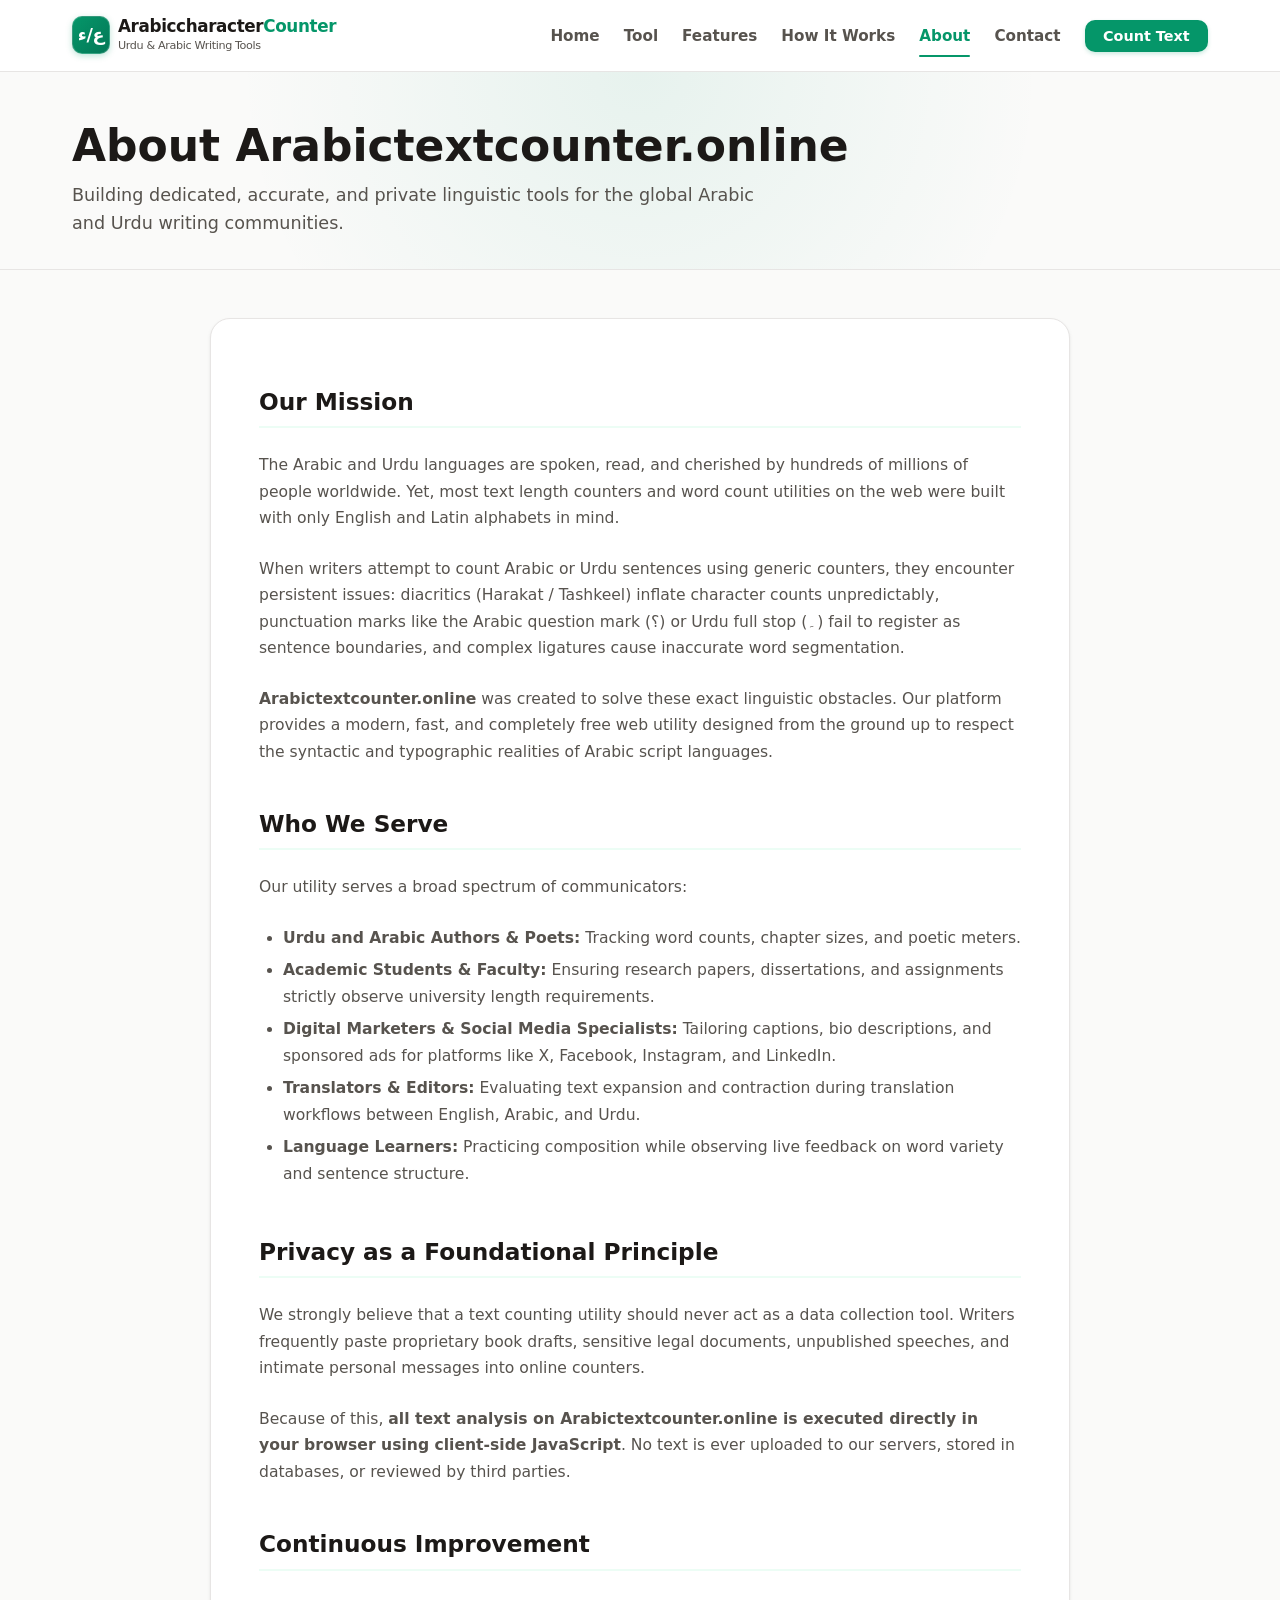
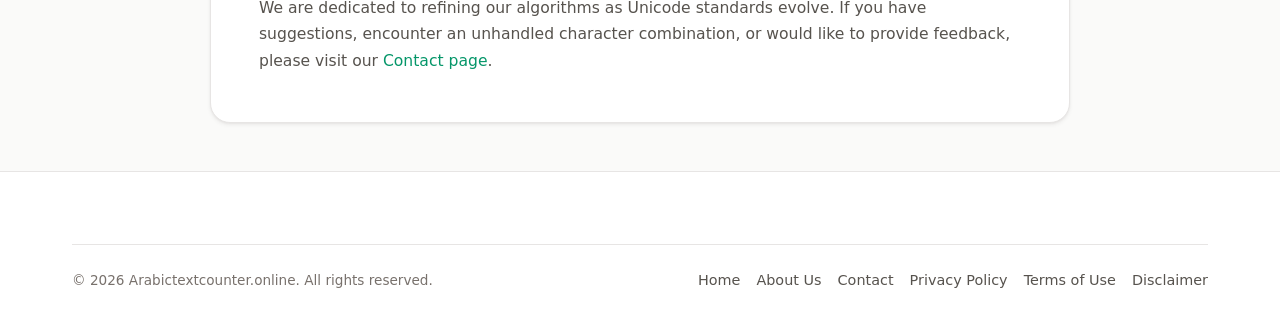
<file: about.html>
<!DOCTYPE html>
<html lang="en">
<head>
  <meta charset="UTF-8">
  <meta name="viewport" content="width=device-width, initial-scale=1.0">
  <title>About Us | Arabictextcounter.online</title>
  <meta name="description" content="Learn about Arabictextcounter.online, our mission, and our privacy-focused approach to accurate Urdu and Arabic text analysis.">
  <link rel="canonical" href="https://arabictextcounter.online/about.html">
  <link rel="stylesheet" href="style.css">
</head>
<body>
  <header class="site-header" role="banner">
    <div class="container header-inner">
      <a href="index.html" class="brand-logo" aria-label="Arabictextcounter.online Home">
        <div class="brand-icon" aria-hidden="true">ع/ء</div>
        <div class="brand-text">
          <div class="brand-title">Arabiccharacter<span>Counter</span></div>
          <div class="brand-tagline">Urdu &amp; Arabic Writing Tools</div>
        </div>
      </a>
      <nav class="main-nav" role="navigation" aria-label="Main Navigation">
        <ul class="nav-list">
          <li><a href="index.html" class="nav-link">Home</a></li>
          <li><a href="index.html#tool" class="nav-link">Tool</a></li>
          <li><a href="index.html#features" class="nav-link">Features</a></li>
          <li><a href="index.html#how-it-works" class="nav-link">How It Works</a></li>
          <li><a href="about.html" class="nav-link active">About</a></li>
          <li><a href="contact.html" class="nav-link">Contact</a></li>
          <li><a href="index.html#tool" class="nav-cta-btn">Count Text</a></li>
        </ul>
      </nav>
      <button id="mobileMenuBtn" class="mobile-menu-btn" aria-expanded="false" aria-label="Toggle navigation menu">
        <span class="hamburger-line"></span>
        <span class="hamburger-line"></span>
        <span class="hamburger-line"></span>
      </button>
    </div>
    <div id="mobileDrawer" class="mobile-drawer" role="menu">
      <ul class="mobile-nav-list">
        <li><a href="index.html" class="mobile-nav-link" role="menuitem">Home</a></li>
        <li><a href="index.html#tool" class="mobile-nav-link" role="menuitem">Text Counter Tool</a></li>
        <li><a href="about.html" class="mobile-nav-link active" role="menuitem">About Us</a></li>
        <li><a href="contact.html" class="mobile-nav-link" role="menuitem">Contact</a></li>
        <li><a href="privacy-policy.html" class="mobile-nav-link" role="menuitem">Privacy Policy</a></li>
        <li><a href="terms.html" class="mobile-nav-link" role="menuitem">Terms of Use</a></li>
        <li><a href="disclaimer.html" class="mobile-nav-link" role="menuitem">Disclaimer</a></li>
      </ul>
    </div>
  </header>

  <main id="main-content">
    <div class="page-hero">
      <div class="container">
        <h1 class="page-hero-title">About Arabictextcounter.online</h1>
        <p class="page-hero-lead">
          Building dedicated, accurate, and private linguistic tools for the global Arabic and Urdu writing communities.
        </p>
      </div>
    </div>

    <section class="page-article">
      <div class="container">
        <article class="article-content">
          <h2>Our Mission</h2>
          <p>
            The Arabic and Urdu languages are spoken, read, and cherished by hundreds of millions of people worldwide. Yet, most text length counters and word count utilities on the web were built with only English and Latin alphabets in mind.
          </p>
          <p>
            When writers attempt to count Arabic or Urdu sentences using generic counters, they encounter persistent issues: diacritics (Harakat / Tashkeel) inflate character counts unpredictably, punctuation marks like the Arabic question mark (؟) or Urdu full stop (۔) fail to register as sentence boundaries, and complex ligatures cause inaccurate word segmentation.
          </p>
          <p>
            <strong>Arabictextcounter.online</strong> was created to solve these exact linguistic obstacles. Our platform provides a modern, fast, and completely free web utility designed from the ground up to respect the syntactic and typographic realities of Arabic script languages.
          </p>

          <h2>Who We Serve</h2>
          <p>Our utility serves a broad spectrum of communicators:</p>
          <ul>
            <li><strong>Urdu and Arabic Authors &amp; Poets:</strong> Tracking word counts, chapter sizes, and poetic meters.</li>
            <li><strong>Academic Students &amp; Faculty:</strong> Ensuring research papers, dissertations, and assignments strictly observe university length requirements.</li>
            <li><strong>Digital Marketers &amp; Social Media Specialists:</strong> Tailoring captions, bio descriptions, and sponsored ads for platforms like X, Facebook, Instagram, and LinkedIn.</li>
            <li><strong>Translators &amp; Editors:</strong> Evaluating text expansion and contraction during translation workflows between English, Arabic, and Urdu.</li>
            <li><strong>Language Learners:</strong> Practicing composition while observing live feedback on word variety and sentence structure.</li>
          </ul>

          <h2>Privacy as a Foundational Principle</h2>
          <p>
            We strongly believe that a text counting utility should never act as a data collection tool. Writers frequently paste proprietary book drafts, sensitive legal documents, unpublished speeches, and intimate personal messages into online counters.
          </p>
          <p>
            Because of this, <strong>all text analysis on Arabictextcounter.online is executed directly in your browser using client-side JavaScript</strong>. No text is ever uploaded to our servers, stored in databases, or reviewed by third parties.
          </p>

          <h2>Continuous Improvement</h2>
          <p>
            We are dedicated to refining our algorithms as Unicode standards evolve. If you have suggestions, encounter an unhandled character combination, or would like to provide feedback, please visit our <a href="contact.html">Contact page</a>.
          </p>
        </article>
      </div>
    </section>
  </main>

  <footer class="site-footer" role="contentinfo">
    <div class="container">
      <div class="footer-bottom">
        <div>&copy; 2026 Arabictextcounter.online. All rights reserved.</div>
        <div class="footer-legal-links">
          <a href="index.html" class="footer-link">Home</a>
          <a href="about.html" class="footer-link">About Us</a>
          <a href="contact.html" class="footer-link">Contact</a>
          <a href="privacy-policy.html" class="footer-link">Privacy Policy</a>
          <a href="terms.html" class="footer-link">Terms of Use</a>
          <a href="disclaimer.html" class="footer-link">Disclaimer</a>
        </div>
      </div>
    </div>
  </footer>

 <script type="application/ld+json">
{
  "@context": "https://schema.org",
  "@type": "AboutPage",
  "name": "About Arabictextcounter.online",
  "url": "https://arabictextcounter.online/about.html",
  "description": "Learn about Arabictextcounter.online, a free online tool for counting Arabic, Urdu and English characters and words.",
  "isPartOf": {
    "@type": "WebSite",
    "name": "Arabictextcounter.online",
    "url": "https://arabictextcounter.online/"
  }
}
</script>
  <script src="script.js"></script>
</body>
</html>
</file>
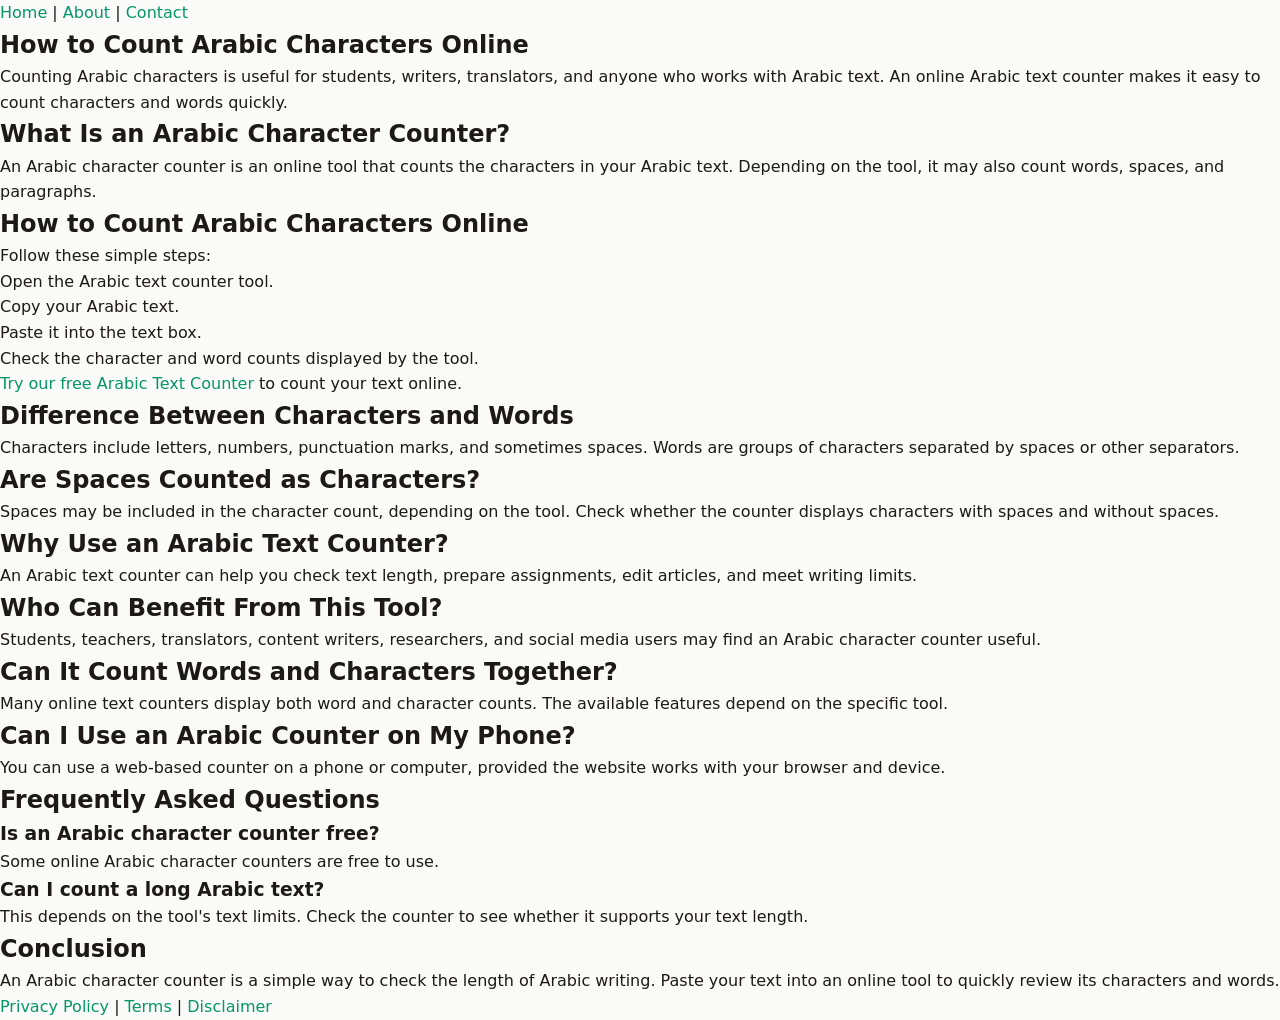
<file: arabic-character-counter.html>
<!DOCTYPE html>
<html lang="en">
<head>
  <meta charset="UTF-8">
  <meta name="viewport" content="width=device-width, initial-scale=1.0">

  <title>How to Count Arabic Characters Online</title>
  <meta name="description" content="Learn how to count Arabic characters, words, and spaces online with a free Arabic text counter.">
  <link rel="canonical" href="https://arabictextcounter.online/arabic-character-counter.html">
  <link rel="stylesheet" href="style.css">
</head>
<body>

  <header>
    <nav>
      <a href="index.html">Home</a> |
      <a href="about.html">About</a> |
      <a href="contact.html">Contact</a>
    </nav>
  </header>

  <main>
    <article>
      <h1>How to Count Arabic Characters Online</h1>

      <p>Counting Arabic characters is useful for students, writers, translators, and anyone who works with Arabic text. An online Arabic text counter makes it easy to count characters and words quickly.</p>

      <h2>What Is an Arabic Character Counter?</h2>
      <p>An Arabic character counter is an online tool that counts the characters in your Arabic text. Depending on the tool, it may also count words, spaces, and paragraphs.</p>

      <h2>How to Count Arabic Characters Online</h2>
      <p>Follow these simple steps:</p>
      <ol>
        <li>Open the Arabic text counter tool.</li>
        <li>Copy your Arabic text.</li>
        <li>Paste it into the text box.</li>
        <li>Check the character and word counts displayed by the tool.</li>
      </ol>

      <p><a href="index.html">Try our free Arabic Text Counter</a> to count your text online.</p>

      <h2>Difference Between Characters and Words</h2>
      <p>Characters include letters, numbers, punctuation marks, and sometimes spaces. Words are groups of characters separated by spaces or other separators.</p>

      <h2>Are Spaces Counted as Characters?</h2>
      <p>Spaces may be included in the character count, depending on the tool. Check whether the counter displays characters with spaces and without spaces.</p>

      <h2>Why Use an Arabic Text Counter?</h2>
      <p>An Arabic text counter can help you check text length, prepare assignments, edit articles, and meet writing limits.</p>

      <h2>Who Can Benefit From This Tool?</h2>
      <p>Students, teachers, translators, content writers, researchers, and social media users may find an Arabic character counter useful.</p>

      <h2>Can It Count Words and Characters Together?</h2>
      <p>Many online text counters display both word and character counts. The available features depend on the specific tool.</p>

      <h2>Can I Use an Arabic Counter on My Phone?</h2>
      <p>You can use a web-based counter on a phone or computer, provided the website works with your browser and device.</p>

      <h2>Frequently Asked Questions</h2>

      <h3>Is an Arabic character counter free?</h3>
      <p>Some online Arabic character counters are free to use.</p>

      <h3>Can I count a long Arabic text?</h3>
      <p>This depends on the tool's text limits. Check the counter to see whether it supports your text length.</p>

      <h2>Conclusion</h2>
      <p>An Arabic character counter is a simple way to check the length of Arabic writing. Paste your text into an online tool to quickly review its characters and words.</p>
    </article>
  </main>

  <footer>
    <p><a href="privacy-policy.html">Privacy Policy</a> |
       <a href="terms.html">Terms</a> |
       <a href="disclaimer.html">Disclaimer</a></p>
  </footer>

</body>
</html>
</file>
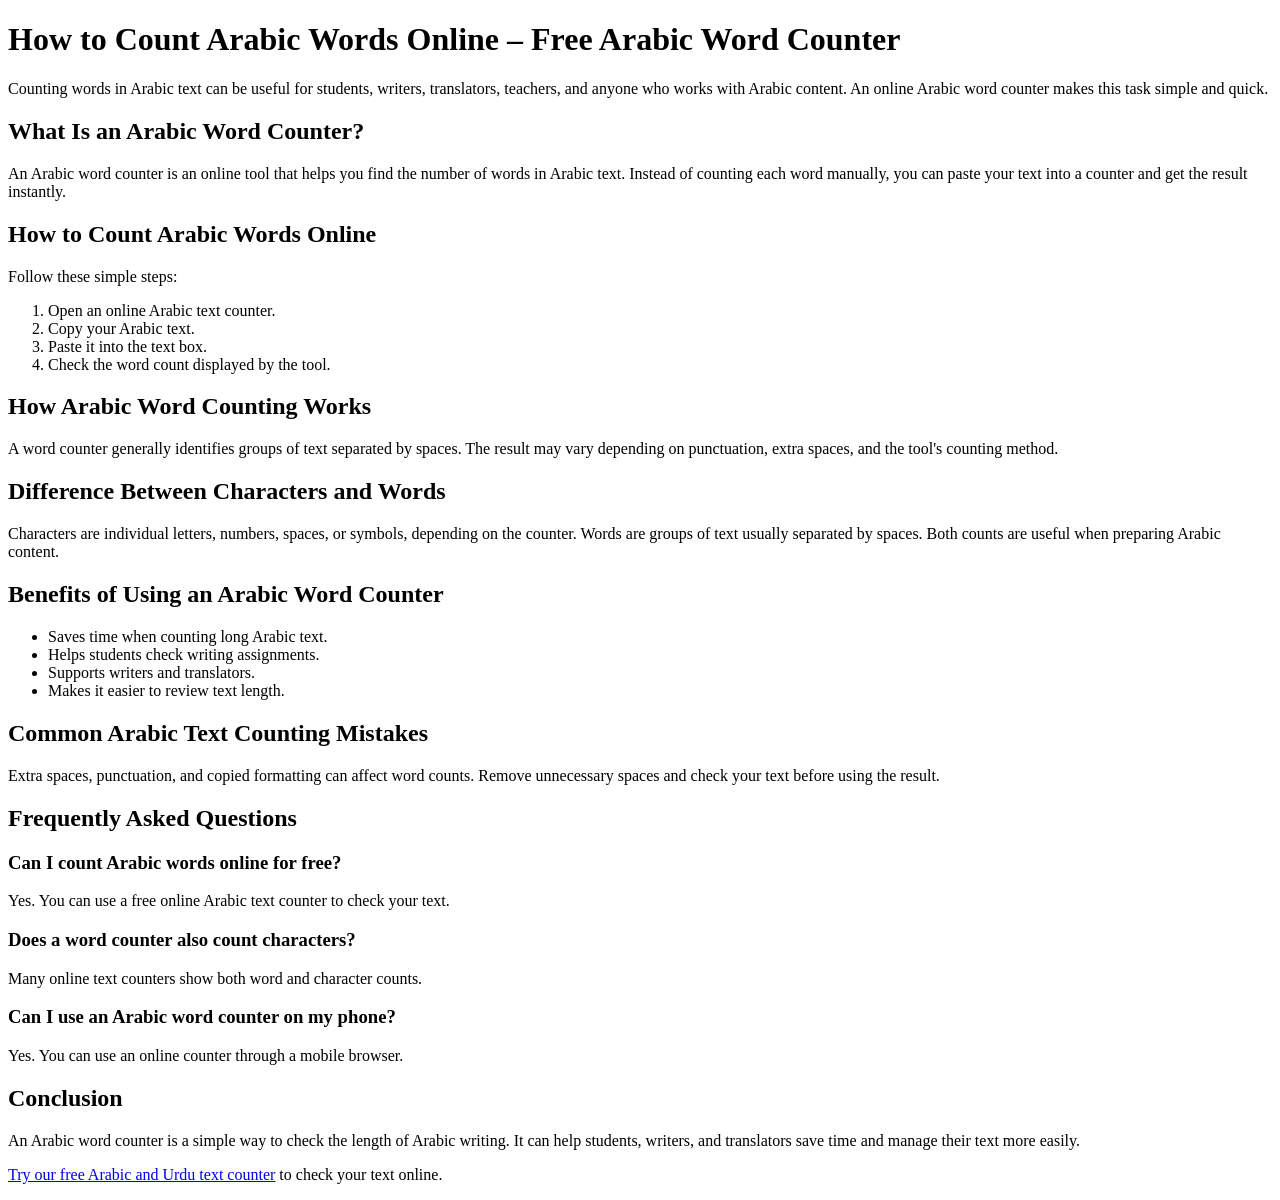
<file: arabic-word-counter.html>
<!DOCTYPE html>
<html lang="en">
<head>
<meta charset="UTF-8">
<meta name="viewport" content="width=device-width, initial-scale=1.0">
<title>How to Count Arabic Words Online | Free Arabic Word Counter</title>
<meta name="description" content="Learn how to count Arabic words online for free. Discover how an Arabic word counter works and count words in your Arabic text easily.">
<link rel="canonical" href="https://arabictextcounter.online/arabic-word-counter.html">
</head>
<body>

<h1>How to Count Arabic Words Online – Free Arabic Word Counter</h1>

<p>Counting words in Arabic text can be useful for students, writers, translators, teachers, and anyone who works with Arabic content. An online Arabic word counter makes this task simple and quick.</p>

<h2>What Is an Arabic Word Counter?</h2>
<p>An Arabic word counter is an online tool that helps you find the number of words in Arabic text. Instead of counting each word manually, you can paste your text into a counter and get the result instantly.</p>

<h2>How to Count Arabic Words Online</h2>
<p>Follow these simple steps:</p>
<ol>
<li>Open an online Arabic text counter.</li>
<li>Copy your Arabic text.</li>
<li>Paste it into the text box.</li>
<li>Check the word count displayed by the tool.</li>
</ol>

<h2>How Arabic Word Counting Works</h2>
<p>A word counter generally identifies groups of text separated by spaces. The result may vary depending on punctuation, extra spaces, and the tool's counting method.</p>

<h2>Difference Between Characters and Words</h2>
<p>Characters are individual letters, numbers, spaces, or symbols, depending on the counter. Words are groups of text usually separated by spaces. Both counts are useful when preparing Arabic content.</p>

<h2>Benefits of Using an Arabic Word Counter</h2>
<ul>
<li>Saves time when counting long Arabic text.</li>
<li>Helps students check writing assignments.</li>
<li>Supports writers and translators.</li>
<li>Makes it easier to review text length.</li>
</ul>

<h2>Common Arabic Text Counting Mistakes</h2>
<p>Extra spaces, punctuation, and copied formatting can affect word counts. Remove unnecessary spaces and check your text before using the result.</p>

<h2>Frequently Asked Questions</h2>

<h3>Can I count Arabic words online for free?</h3>
<p>Yes. You can use a free online Arabic text counter to check your text.</p>

<h3>Does a word counter also count characters?</h3>
<p>Many online text counters show both word and character counts.</p>

<h3>Can I use an Arabic word counter on my phone?</h3>
<p>Yes. You can use an online counter through a mobile browser.</p>

<h2>Conclusion</h2>
<p>An Arabic word counter is a simple way to check the length of Arabic writing. It can help students, writers, and translators save time and manage their text more easily.</p>

<p><a href="https://arabictextcounter.online/">Try our free Arabic and Urdu text counter</a> to check your text online.</p>

</body>
</html>
</file>
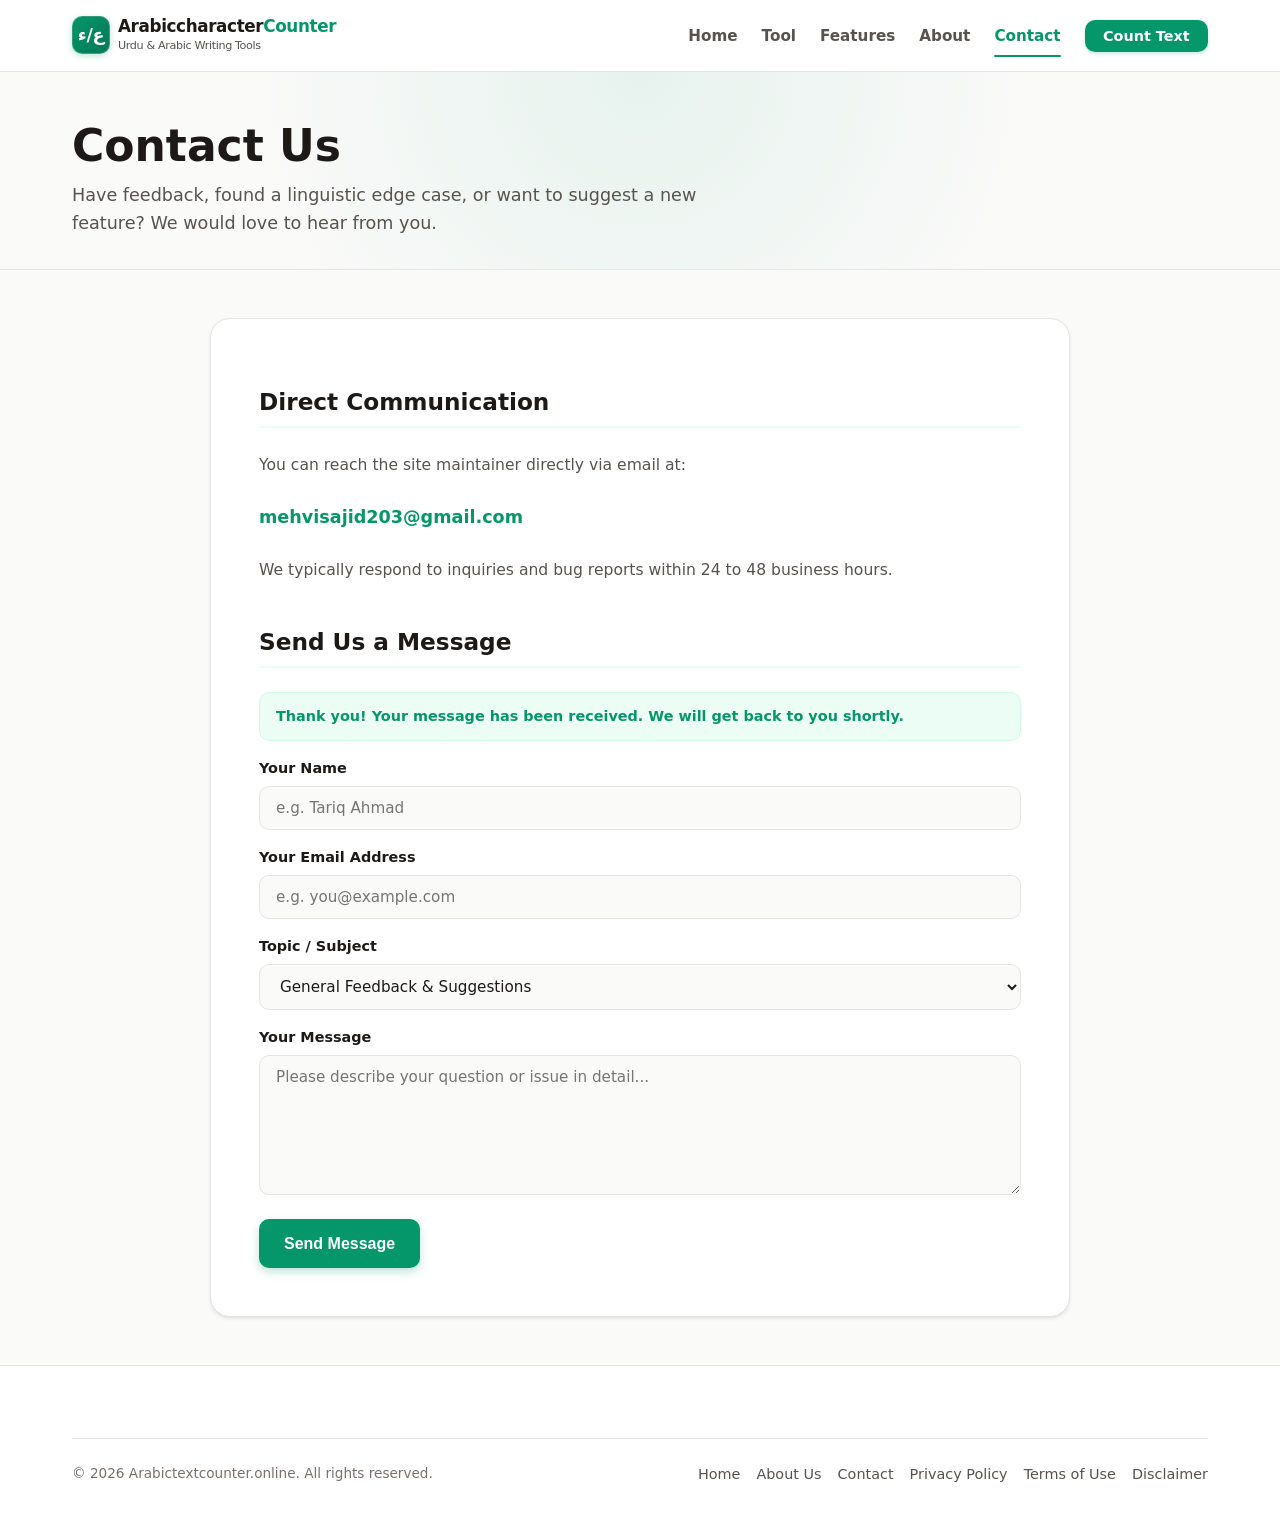
<file: contact.html>
<!DOCTYPE html>
<html lang="en">
<head>
  <meta charset="UTF-8">
  <meta name="viewport" content="width=device-width, initial-scale=1.0">
  <title>Contact Us | Arabictextcounter.online</title>
  <meta name="description" content="Get in touch with the Arabictextcounter.online team for inquiries, feature requests, or technical feedback.">
  <link rel="canonical" href="https://Arabictextcounter.online/contact.html">
  <link rel="stylesheet" href="style.css">
</head>
<body>
  <header class="site-header" role="banner">
    <div class="container header-inner">
      <a href="index.html" class="brand-logo" aria-label="Arabictextcounter.online Home">
        <div class="brand-icon" aria-hidden="true">ع/ء</div>
        <div class="brand-text">
          <div class="brand-title">Arabiccharacter<span>Counter</span></div>
          <div class="brand-tagline">Urdu &amp; Arabic Writing Tools</div>
        </div>
      </a>
      <nav class="main-nav" role="navigation" aria-label="Main Navigation">
        <ul class="nav-list">
          <li><a href="index.html" class="nav-link">Home</a></li>
          <li><a href="index.html#tool" class="nav-link">Tool</a></li>
          <li><a href="index.html#features" class="nav-link">Features</a></li>
          <li><a href="about.html" class="nav-link">About</a></li>
          <li><a href="contact.html" class="nav-link active">Contact</a></li>
          <li><a href="index.html#tool" class="nav-cta-btn">Count Text</a></li>
        </ul>
      </nav>
      <button id="mobileMenuBtn" class="mobile-menu-btn" aria-expanded="false" aria-label="Toggle navigation menu">
        <span class="hamburger-line"></span>
        <span class="hamburger-line"></span>
        <span class="hamburger-line"></span>
      </button>
    </div>
    <div id="mobileDrawer" class="mobile-drawer" role="menu">
      <ul class="mobile-nav-list">
        <li><a href="index.html" class="mobile-nav-link" role="menuitem">Home</a></li>
        <li><a href="index.html#tool" class="mobile-nav-link" role="menuitem">Text Counter Tool</a></li>
        <li><a href="about.html" class="mobile-nav-link" role="menuitem">About Us</a></li>
        <li><a href="contact.html" class="mobile-nav-link active" role="menuitem">Contact</a></li>
        <li><a href="privacy-policy.html" class="mobile-nav-link" role="menuitem">Privacy Policy</a></li>
        <li><a href="terms.html" class="mobile-nav-link" role="menuitem">Terms of Use</a></li>
        <li><a href="disclaimer.html" class="mobile-nav-link" role="menuitem">Disclaimer</a></li>
      </ul>
    </div>
  </header>

  <main id="main-content">
    <div class="page-hero">
      <div class="container">
        <h1 class="page-hero-title">Contact Us</h1>
        <p class="page-hero-lead">
          Have feedback, found a linguistic edge case, or want to suggest a new feature? We would love to hear from you.
        </p>
      </div>
    </div>

    <section class="page-article">
      <div class="container">
        <div class="article-content">
          <h2>Direct Communication</h2>
          <p>
            You can reach the site maintainer directly via email at:
          </p>
          <p>
            <a href="mailto:mehvisajid203@gmail.com" style="font-weight: 700; font-size: 1.1rem; color: var(--color-primary);">mehvisajid203@gmail.com</a>
          </p>
          <p>
            We typically respond to inquiries and bug reports within 24 to 48 business hours.
          </p>

          <h2>Send Us a Message</h2>
          <form id="contactForm" class="contact-form-card" onsubmit="event.preventDefault(); document.getElementById('contactFeedback').style.display='block'; this.reset();">
            <div id="contactFeedback" class="form-feedback success">
              Thank you! Your message has been received. We will get back to you shortly.
            </div>

            <div class="form-group">
              <label for="senderName" class="form-label">Your Name</label>
              <input type="text" id="senderName" class="form-input" required placeholder="e.g. Tariq Ahmad">
            </div>

            <div class="form-group">
              <label for="senderEmail" class="form-label">Your Email Address</label>
              <input type="email" id="senderEmail" class="form-input" required placeholder="e.g. you@example.com">
            </div>

            <div class="form-group">
              <label for="subjectSelect" class="form-label">Topic / Subject</label>
              <select id="subjectSelect" class="form-input" required>
                <option value="feedback">General Feedback &amp; Suggestions</option>
                <option value="bug">Report a Character or Counting Error</option>
                <option value="feature">Feature Request (Preset / Font / Script)</option>
                <option value="other">Other Inquiry</option>
              </select>
            </div>

            <div class="form-group">
              <label for="senderMessage" class="form-label">Your Message</label>
              <textarea id="senderMessage" class="form-input form-textarea" required placeholder="Please describe your question or issue in detail..."></textarea>
            </div>

            <button type="submit" class="btn btn-primary" style="align-self: flex-start; margin-top: 8px;">
              Send Message
            </button>
          </form>
        </div>
      </div>
    </section>
  </main>

  <footer class="site-footer" role="contentinfo">
    <div class="container">
      <div class="footer-bottom">
        <div>&copy; 2026 Arabictextcounter.online. All rights reserved.</div>
        <div class="footer-legal-links">
          <a href="index.html" class="footer-link">Home</a>
          <a href="about.html" class="footer-link">About Us</a>
          <a href="contact.html" class="footer-link">Contact</a>
          <a href="privacy-policy.html" class="footer-link">Privacy Policy</a>
          <a href="terms.html" class="footer-link">Terms of Use</a>
          <a href="disclaimer.html" class="footer-link">Disclaimer</a>
        </div>
      </div>
    </div>
  </footer>

  <script src="script.js"></script>
</body>
</html>
</file>
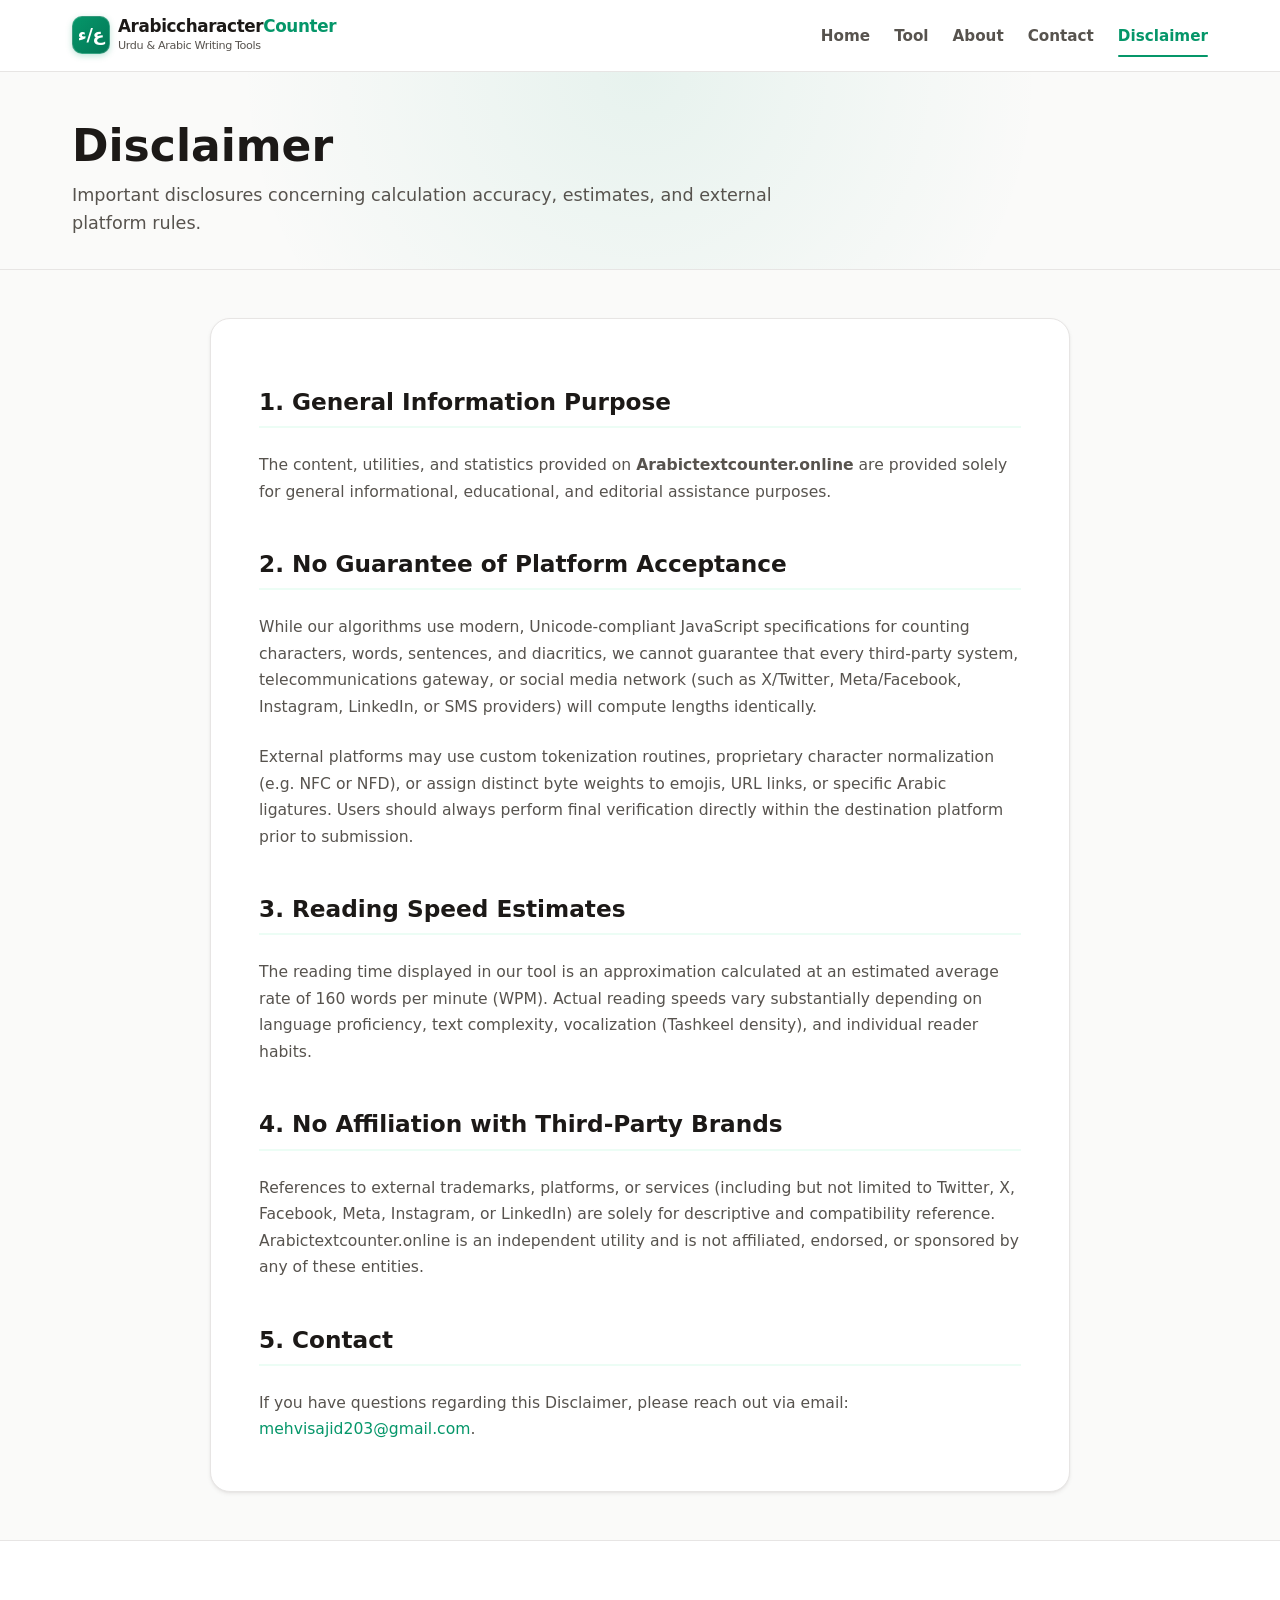
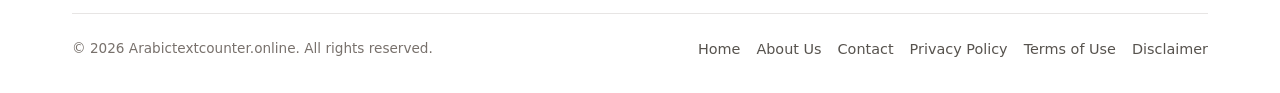
<file: disclaimer.html>
<!DOCTYPE html>
<html lang="en">
<head>
  <meta charset="UTF-8">
  <meta name="viewport" content="width=device-width, initial-scale=1.0">
  <title>Disclaimer | Arabictextcounter.online</title>
  <meta name="description" content="General disclaimer regarding text calculation accuracy and platform limits on Arabictextcounter.online.">
  <link rel="canonical" href="https://Arabictextcounter.online/disclaimer.html">
  <link rel="stylesheet" href="style.css">
</head>
<body>
  <header class="site-header" role="banner">
    <div class="container header-inner">
      <a href="index.html" class="brand-logo" aria-label="Arabictextcounter.online Home">
        <div class="brand-icon" aria-hidden="true">ع/ء</div>
        <div class="brand-text">
          <div class="brand-title">Arabiccharacter<span>Counter</span></div>
          <div class="brand-tagline">Urdu &amp; Arabic Writing Tools</div>
        </div>
      </a>
      <nav class="main-nav" role="navigation" aria-label="Main Navigation">
        <ul class="nav-list">
          <li><a href="index.html" class="nav-link">Home</a></li>
          <li><a href="index.html#tool" class="nav-link">Tool</a></li>
          <li><a href="about.html" class="nav-link">About</a></li>
          <li><a href="contact.html" class="nav-link">Contact</a></li>
          <li><a href="disclaimer.html" class="nav-link active">Disclaimer</a></li>
        </ul>
      </nav>
      <button id="mobileMenuBtn" class="mobile-menu-btn" aria-expanded="false" aria-label="Toggle navigation menu">
        <span class="hamburger-line"></span>
        <span class="hamburger-line"></span>
        <span class="hamburger-line"></span>
      </button>
    </div>
    <div id="mobileDrawer" class="mobile-drawer" role="menu">
      <ul class="mobile-nav-list">
        <li><a href="index.html" class="mobile-nav-link" role="menuitem">Home</a></li>
        <li><a href="index.html#tool" class="mobile-nav-link" role="menuitem">Text Counter Tool</a></li>
        <li><a href="about.html" class="mobile-nav-link" role="menuitem">About Us</a></li>
        <li><a href="contact.html" class="mobile-nav-link" role="menuitem">Contact</a></li>
        <li><a href="privacy-policy.html" class="mobile-nav-link" role="menuitem">Privacy Policy</a></li>
        <li><a href="terms.html" class="mobile-nav-link" role="menuitem">Terms of Use</a></li>
        <li><a href="disclaimer.html" class="mobile-nav-link active" role="menuitem">Disclaimer</a></li>
      </ul>
    </div>
  </header>

  <main id="main-content">
    <div class="page-hero">
      <div class="container">
        <h1 class="page-hero-title">Disclaimer</h1>
        <p class="page-hero-lead">
          Important disclosures concerning calculation accuracy, estimates, and external platform rules.
        </p>
      </div>
    </div>

    <section class="page-article">
      <div class="container">
        <article class="article-content">
          <h2>1. General Information Purpose</h2>
          <p>
            The content, utilities, and statistics provided on <strong>Arabictextcounter.online</strong> are provided solely for general informational, educational, and editorial assistance purposes.
          </p>

          <h2>2. No Guarantee of Platform Acceptance</h2>
          <p>
            While our algorithms use modern, Unicode-compliant JavaScript specifications for counting characters, words, sentences, and diacritics, we cannot guarantee that every third-party system, telecommunications gateway, or social media network (such as X/Twitter, Meta/Facebook, Instagram, LinkedIn, or SMS providers) will compute lengths identically.
          </p>
          <p>
            External platforms may use custom tokenization routines, proprietary character normalization (e.g. NFC or NFD), or assign distinct byte weights to emojis, URL links, or specific Arabic ligatures. Users should always perform final verification directly within the destination platform prior to submission.
          </p>

          <h2>3. Reading Speed Estimates</h2>
          <p>
            The reading time displayed in our tool is an approximation calculated at an estimated average rate of 160 words per minute (WPM). Actual reading speeds vary substantially depending on language proficiency, text complexity, vocalization (Tashkeel density), and individual reader habits.
          </p>

          <h2>4. No Affiliation with Third-Party Brands</h2>
          <p>
            References to external trademarks, platforms, or services (including but not limited to Twitter, X, Facebook, Meta, Instagram, or LinkedIn) are solely for descriptive and compatibility reference. Arabictextcounter.online is an independent utility and is not affiliated, endorsed, or sponsored by any of these entities.
          </p>

          <h2>5. Contact</h2>
          <p>
            If you have questions regarding this Disclaimer, please reach out via email: <a href="mailto:mehvisajid203@gmail.com">mehvisajid203@gmail.com</a>.
          </p>
        </article>
      </div>
    </section>
  </main>

  <footer class="site-footer" role="contentinfo">
    <div class="container">
      <div class="footer-bottom">
        <div>&copy; 2026 Arabictextcounter.online. All rights reserved.</div>
        <div class="footer-legal-links">
          <a href="index.html" class="footer-link">Home</a>
          <a href="about.html" class="footer-link">About Us</a>
          <a href="contact.html" class="footer-link">Contact</a>
          <a href="privacy-policy.html" class="footer-link">Privacy Policy</a>
          <a href="terms.html" class="footer-link">Terms of Use</a>
          <a href="disclaimer.html" class="footer-link">Disclaimer</a>
        </div>
      </div>
    </div>
  </footer>

  <script src="script.js"></script>
</body>
</html>
</file>
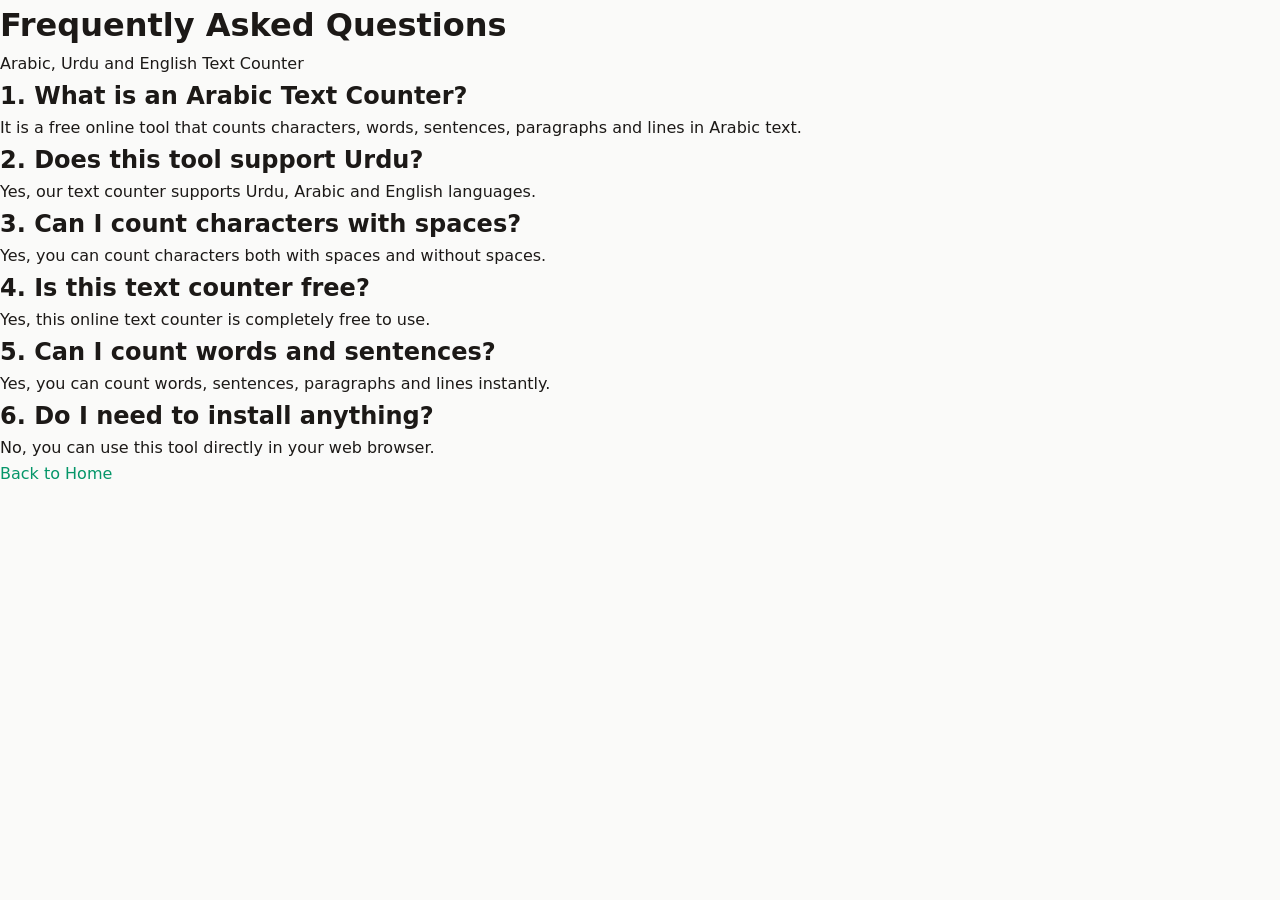
<file: faq.html>
<!DOCTYPE html>
<html lang="en">
<head>
  <meta charset="UTF-8">
  <meta name="viewport" content="width=device-width, initial-scale=1.0">

  <title>Frequently Asked Questions | Arabic Text Counter</title>

  <meta name="description" content="Find answers to common questions about our free Arabic, Urdu and English text counter.">

  <link rel="canonical" href="https://arabictextcounter.online/faq.html">
  <link rel="stylesheet" href="style.css">
</head>
<body>

  <header>
    <h1>Frequently Asked Questions</h1>
    <p>Arabic, Urdu and English Text Counter</p>
  </header>

  <main>
    <h2>1. What is an Arabic Text Counter?</h2>
    <p>It is a free online tool that counts characters, words, sentences, paragraphs and lines in Arabic text.</p>

    <h2>2. Does this tool support Urdu?</h2>
    <p>Yes, our text counter supports Urdu, Arabic and English languages.</p>

    <h2>3. Can I count characters with spaces?</h2>
    <p>Yes, you can count characters both with spaces and without spaces.</p>

    <h2>4. Is this text counter free?</h2>
    <p>Yes, this online text counter is completely free to use.</p>

    <h2>5. Can I count words and sentences?</h2>
    <p>Yes, you can count words, sentences, paragraphs and lines instantly.</p>

    <h2>6. Do I need to install anything?</h2>
    <p>No, you can use this tool directly in your web browser.</p>

    <p><a href="index.html">Back to Home</a></p>
  </main>

</body>
</html>
</file>
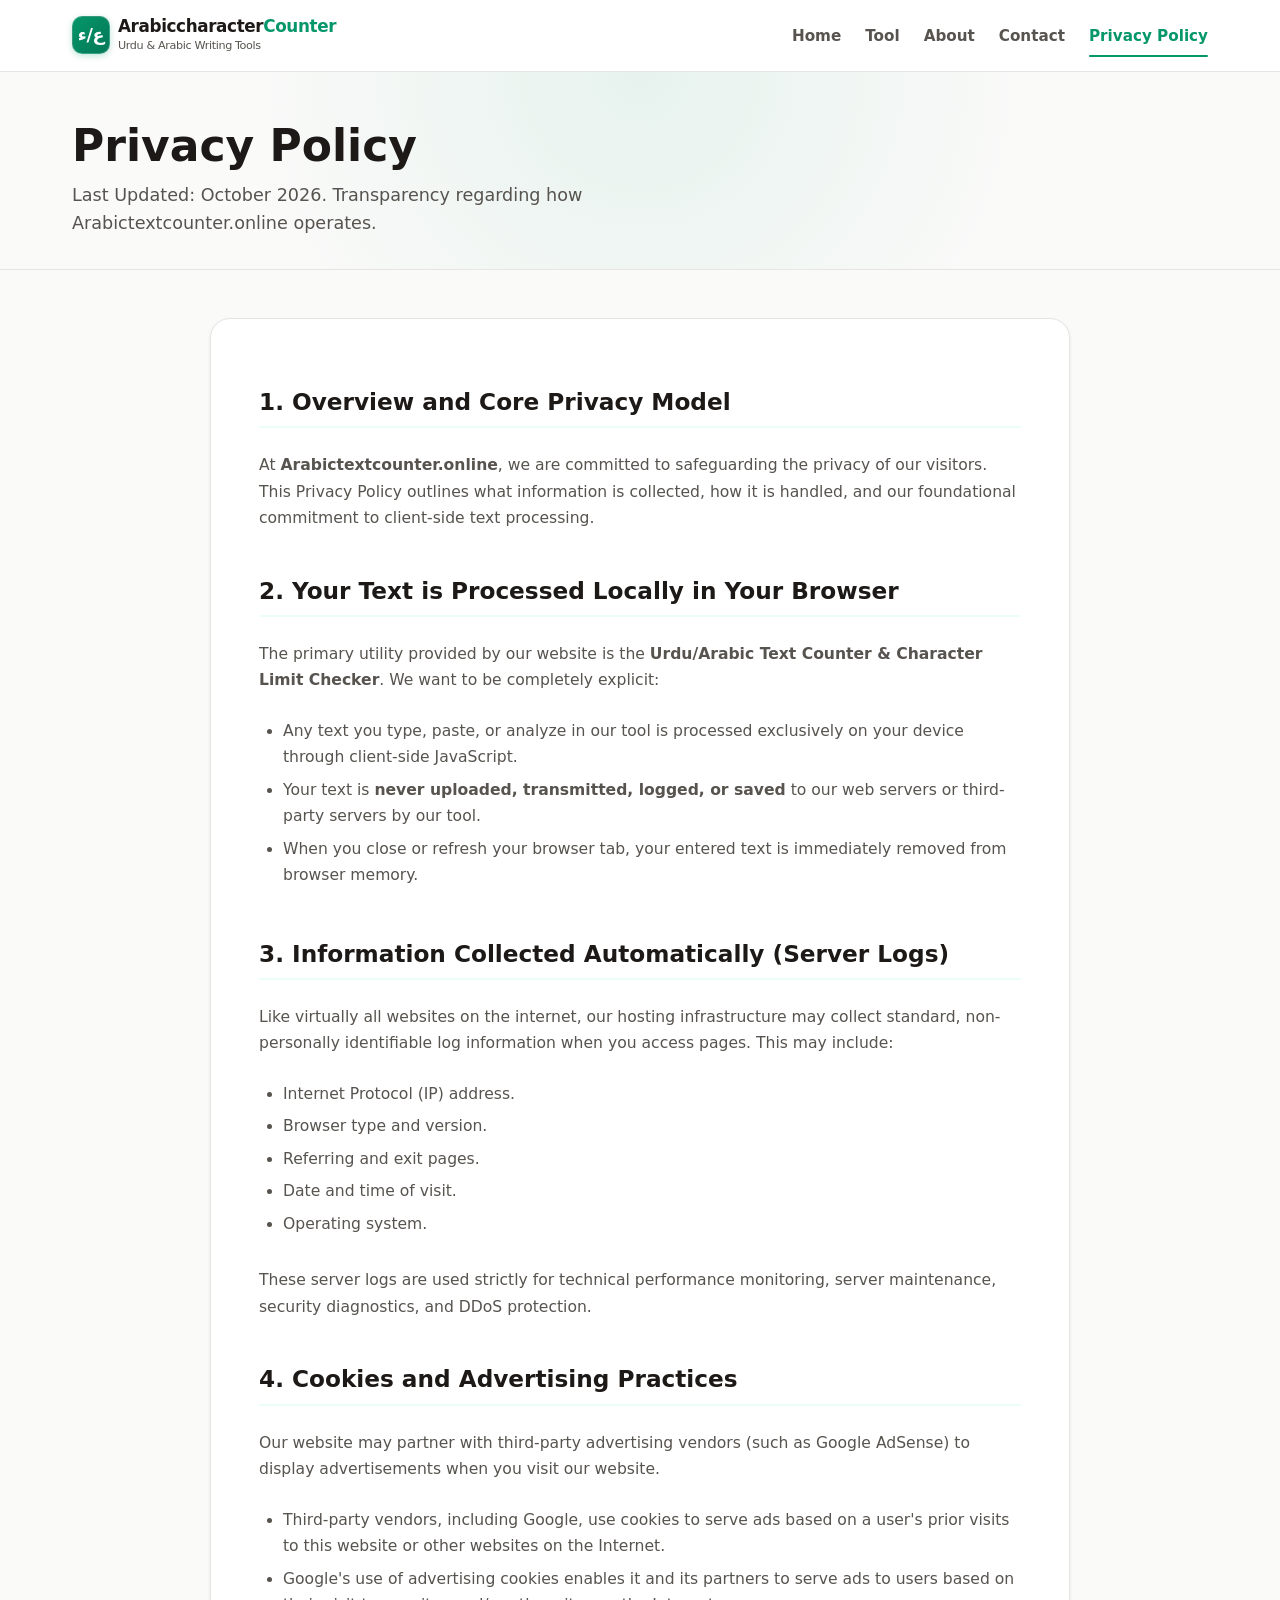
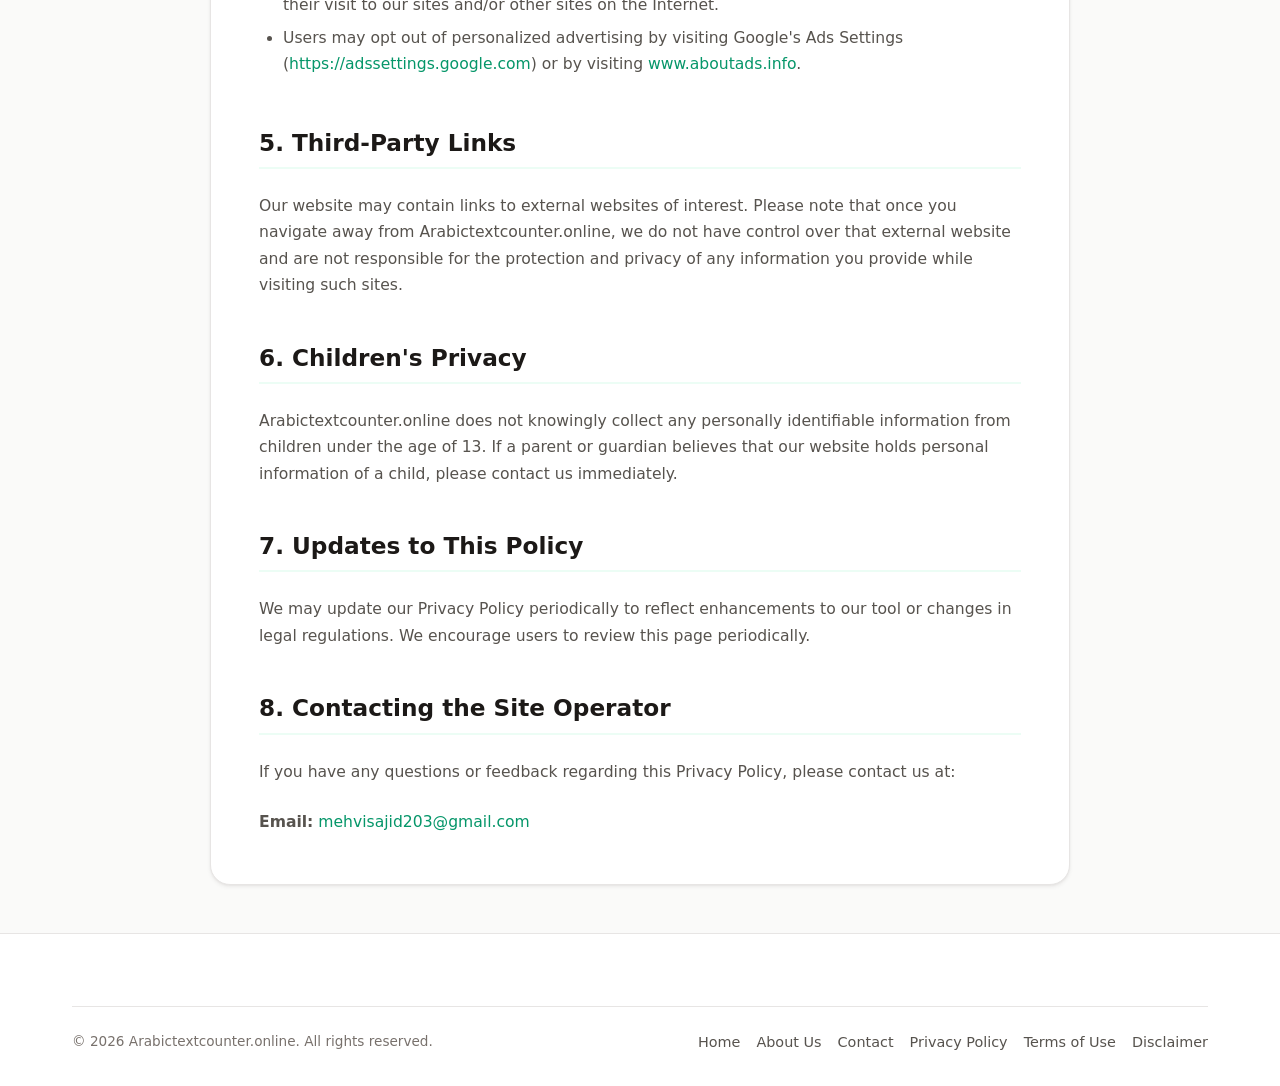
<file: privacy-policy.html>
<!DOCTYPE html>
<html lang="en">
<head>
  <meta charset="UTF-8">
  <meta name="viewport" content="width=device-width, initial-scale=1.0">
  <title>Privacy Policy | Arabictextcounter.online</title>
  <meta name="description" content="Privacy Policy for Arabictextcounter.online. Learn about our local browser processing model and data handling practices.">
  <link rel="canonical" href="https://arabictextcounter.online/.com/privacy-policy.html">
  <link rel="stylesheet" href="style.css">
</head>
<body>
  <header class="site-header" role="banner">
    <div class="container header-inner">
      <a href="index.html" class="brand-logo" aria-label="Arabictextcounter.online Home">
        <div class="brand-icon" aria-hidden="true">ع/ء</div>
        <div class="brand-text">
          <div class="brand-title">Arabiccharacter<span>Counter</span></div>
          <div class="brand-tagline">Urdu &amp; Arabic Writing Tools</div>
        </div>
      </a>
      <nav class="main-nav" role="navigation" aria-label="Main Navigation">
        <ul class="nav-list">
          <li><a href="index.html" class="nav-link">Home</a></li>
          <li><a href="index.html#tool" class="nav-link">Tool</a></li>
          <li><a href="about.html" class="nav-link">About</a></li>
          <li><a href="contact.html" class="nav-link">Contact</a></li>
          <li><a href="privacy-policy.html" class="nav-link active">Privacy Policy</a></li>
        </ul>
      </nav>
      <button id="mobileMenuBtn" class="mobile-menu-btn" aria-expanded="false" aria-label="Toggle navigation menu">
        <span class="hamburger-line"></span>
        <span class="hamburger-line"></span>
        <span class="hamburger-line"></span>
      </button>
    </div>
    <div id="mobileDrawer" class="mobile-drawer" role="menu">
      <ul class="mobile-nav-list">
        <li><a href="index.html" class="mobile-nav-link" role="menuitem">Home</a></li>
        <li><a href="index.html#tool" class="mobile-nav-link" role="menuitem">Text Counter Tool</a></li>
        <li><a href="about.html" class="mobile-nav-link" role="menuitem">About Us</a></li>
        <li><a href="contact.html" class="mobile-nav-link" role="menuitem">Contact</a></li>
        <li><a href="privacy-policy.html" class="mobile-nav-link active" role="menuitem">Privacy Policy</a></li>
        <li><a href="terms.html" class="mobile-nav-link" role="menuitem">Terms of Use</a></li>
        <li><a href="disclaimer.html" class="mobile-nav-link" role="menuitem">Disclaimer</a></li>
      </ul>
    </div>
  </header>

  <main id="main-content">
    <div class="page-hero">
      <div class="container">
        <h1 class="page-hero-title">Privacy Policy</h1>
        <p class="page-hero-lead">
          Last Updated: October 2026. Transparency regarding how Arabictextcounter.online operates.
        </p>
      </div>
    </div>

    <section class="page-article">
      <div class="container">
        <article class="article-content">
          <h2>1. Overview and Core Privacy Model</h2>
          <p>
            At <strong>Arabictextcounter.online</strong>, we are committed to safeguarding the privacy of our visitors. This Privacy Policy outlines what information is collected, how it is handled, and our foundational commitment to client-side text processing.
          </p>

          <h2>2. Your Text is Processed Locally in Your Browser</h2>
          <p>
            The primary utility provided by our website is the <strong>Urdu/Arabic Text Counter &amp; Character Limit Checker</strong>. We want to be completely explicit:
          </p>
          <ul>
            <li>Any text you type, paste, or analyze in our tool is processed exclusively on your device through client-side JavaScript.</li>
            <li>Your text is <strong>never uploaded, transmitted, logged, or saved</strong> to our web servers or third-party servers by our tool.</li>
            <li>When you close or refresh your browser tab, your entered text is immediately removed from browser memory.</li>
          </ul>

          <h2>3. Information Collected Automatically (Server Logs)</h2>
          <p>
            Like virtually all websites on the internet, our hosting infrastructure may collect standard, non-personally identifiable log information when you access pages. This may include:
          </p>
          <ul>
            <li>Internet Protocol (IP) address.</li>
            <li>Browser type and version.</li>
            <li>Referring and exit pages.</li>
            <li>Date and time of visit.</li>
            <li>Operating system.</li>
          </ul>
          <p>
            These server logs are used strictly for technical performance monitoring, server maintenance, security diagnostics, and DDoS protection.
          </p>

          <h2>4. Cookies and Advertising Practices</h2>
          <p>
            Our website may partner with third-party advertising vendors (such as Google AdSense) to display advertisements when you visit our website.
          </p>
          <ul>
            <li>Third-party vendors, including Google, use cookies to serve ads based on a user's prior visits to this website or other websites on the Internet.</li>
            <li>Google's use of advertising cookies enables it and its partners to serve ads to users based on their visit to our sites and/or other sites on the Internet.</li>
            <li>Users may opt out of personalized advertising by visiting Google's Ads Settings (<a href="https://adssettings.google.com" target="_blank" rel="noopener noreferrer">https://adssettings.google.com</a>) or by visiting <a href="https://www.aboutads.info" target="_blank" rel="noopener noreferrer">www.aboutads.info</a>.</li>
          </ul>

          <h2>5. Third-Party Links</h2>
          <p>
            Our website may contain links to external websites of interest. Please note that once you navigate away from Arabictextcounter.online, we do not have control over that external website and are not responsible for the protection and privacy of any information you provide while visiting such sites.
          </p>

          <h2>6. Children's Privacy</h2>
          <p>
            Arabictextcounter.online does not knowingly collect any personally identifiable information from children under the age of 13. If a parent or guardian believes that our website holds personal information of a child, please contact us immediately.
          </p>

          <h2>7. Updates to This Policy</h2>
          <p>
            We may update our Privacy Policy periodically to reflect enhancements to our tool or changes in legal regulations. We encourage users to review this page periodically.
          </p>

          <h2>8. Contacting the Site Operator</h2>
          <p>
            If you have any questions or feedback regarding this Privacy Policy, please contact us at:
          </p>
          <p>
            <strong>Email:</strong> <a href="mailto:mehvisajid203@gmail.com">mehvisajid203@gmail.com</a>
          </p>
        </article>
      </div>
    </section>
  </main>

  <footer class="site-footer" role="contentinfo">
    <div class="container">
      <div class="footer-bottom">
        <div>&copy; 2026 Arabictextcounter.online. All rights reserved.</div>
        <div class="footer-legal-links">
          <a href="index.html" class="footer-link">Home</a>
          <a href="about.html" class="footer-link">About Us</a>
          <a href="contact.html" class="footer-link">Contact</a>
          <a href="privacy-policy.html" class="footer-link">Privacy Policy</a>
          <a href="terms.html" class="footer-link">Terms of Use</a>
          <a href="disclaimer.html" class="footer-link">Disclaimer</a>
        </div>
      </div>
    </div>
  </footer>

  <script src="script.js"></script>
</body>
</html>
</file>
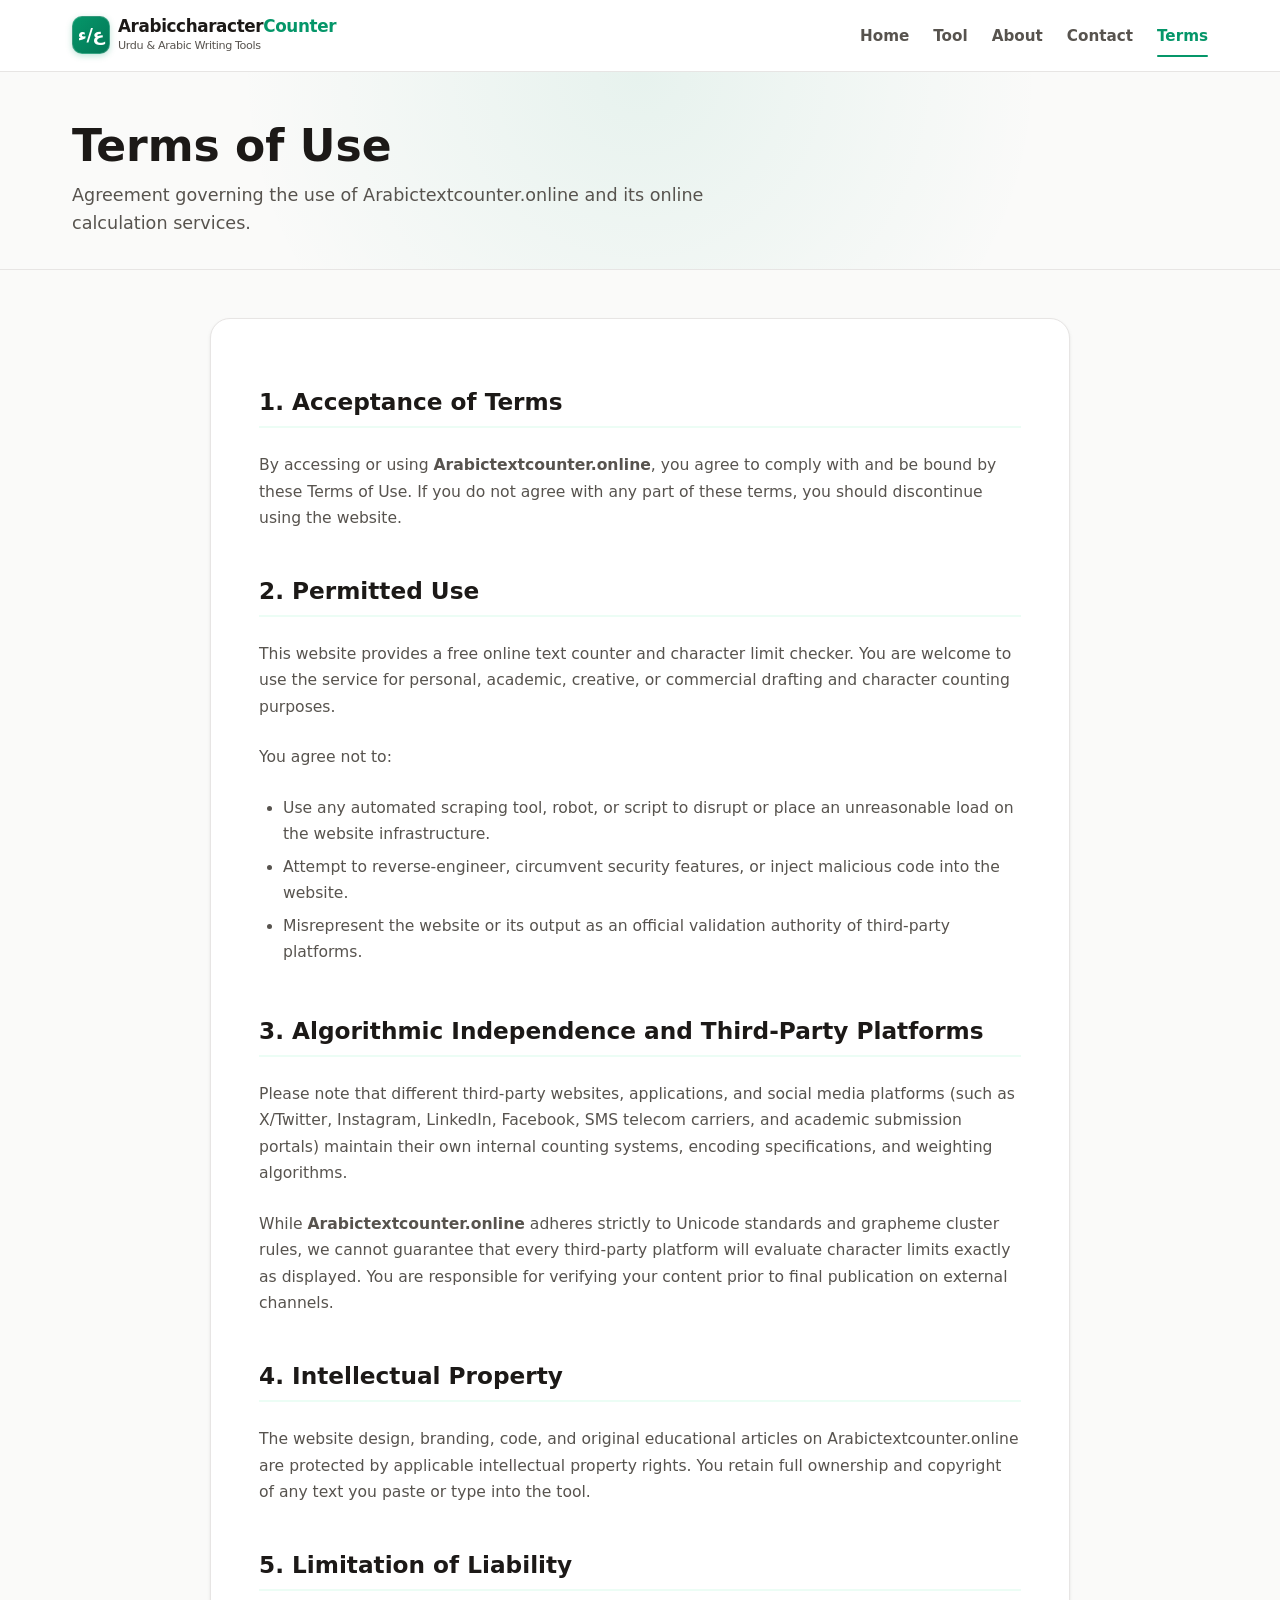
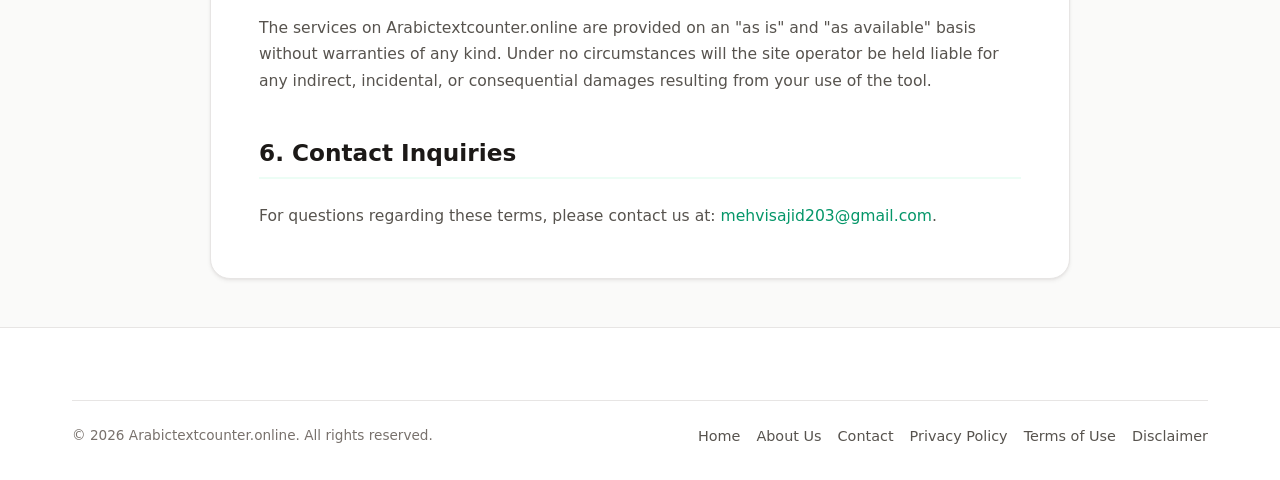
<file: terms.html>
<!DOCTYPE html>
<html lang="en">
<head>
  <meta charset="UTF-8">
  <meta name="viewport" content="width=device-width, initial-scale=1.0">
  <title>Terms of Use | Arabictextcounter.online</title>
  <meta name="description" content="Terms of Use and conditions for accessing and utilizing Arabictextcounter.online.">
  <link rel="canonical" href="https://Arabictextcounter.online/terms.html">
  <link rel="stylesheet" href="style.css">
</head>
<body>
  <header class="site-header" role="banner">
    <div class="container header-inner">
      <a href="index.html" class="brand-logo" aria-label="Arabictextcounter.online Home">
        <div class="brand-icon" aria-hidden="true">ع/ء</div>
        <div class="brand-text">
          <div class="brand-title">Arabiccharacter<span>Counter</span></div>
          <div class="brand-tagline">Urdu &amp; Arabic Writing Tools</div>
        </div>
      </a>
      <nav class="main-nav" role="navigation" aria-label="Main Navigation">
        <ul class="nav-list">
          <li><a href="index.html" class="nav-link">Home</a></li>
          <li><a href="index.html#tool" class="nav-link">Tool</a></li>
          <li><a href="about.html" class="nav-link">About</a></li>
          <li><a href="contact.html" class="nav-link">Contact</a></li>
          <li><a href="terms.html" class="nav-link active">Terms</a></li>
        </ul>
      </nav>
      <button id="mobileMenuBtn" class="mobile-menu-btn" aria-expanded="false" aria-label="Toggle navigation menu">
        <span class="hamburger-line"></span>
        <span class="hamburger-line"></span>
        <span class="hamburger-line"></span>
      </button>
    </div>
    <div id="mobileDrawer" class="mobile-drawer" role="menu">
      <ul class="mobile-nav-list">
        <li><a href="index.html" class="mobile-nav-link" role="menuitem">Home</a></li>
        <li><a href="index.html#tool" class="mobile-nav-link" role="menuitem">Text Counter Tool</a></li>
        <li><a href="about.html" class="mobile-nav-link" role="menuitem">About Us</a></li>
        <li><a href="contact.html" class="mobile-nav-link" role="menuitem">Contact</a></li>
        <li><a href="privacy-policy.html" class="mobile-nav-link" role="menuitem">Privacy Policy</a></li>
        <li><a href="terms.html" class="mobile-nav-link active" role="menuitem">Terms of Use</a></li>
        <li><a href="disclaimer.html" class="mobile-nav-link" role="menuitem">Disclaimer</a></li>
      </ul>
    </div>
  </header>

  <main id="main-content">
    <div class="page-hero">
      <div class="container">
        <h1 class="page-hero-title">Terms of Use</h1>
        <p class="page-hero-lead">
          Agreement governing the use of Arabictextcounter.online and its online calculation services.
        </p>
      </div>
    </div>

    <section class="page-article">
      <div class="container">
        <article class="article-content">
          <h2>1. Acceptance of Terms</h2>
          <p>
            By accessing or using <strong>Arabictextcounter.online</strong>, you agree to comply with and be bound by these Terms of Use. If you do not agree with any part of these terms, you should discontinue using the website.
          </p>

          <h2>2. Permitted Use</h2>
          <p>
            This website provides a free online text counter and character limit checker. You are welcome to use the service for personal, academic, creative, or commercial drafting and character counting purposes.
          </p>
          <p>
            You agree not to:
          </p>
          <ul>
            <li>Use any automated scraping tool, robot, or script to disrupt or place an unreasonable load on the website infrastructure.</li>
            <li>Attempt to reverse-engineer, circumvent security features, or inject malicious code into the website.</li>
            <li>Misrepresent the website or its output as an official validation authority of third-party platforms.</li>
          </ul>

          <h2>3. Algorithmic Independence and Third-Party Platforms</h2>
          <p>
            Please note that different third-party websites, applications, and social media platforms (such as X/Twitter, Instagram, LinkedIn, Facebook, SMS telecom carriers, and academic submission portals) maintain their own internal counting systems, encoding specifications, and weighting algorithms.
          </p>
          <p>
            While <strong>Arabictextcounter.online</strong> adheres strictly to Unicode standards and grapheme cluster rules, we cannot guarantee that every third-party platform will evaluate character limits exactly as displayed. You are responsible for verifying your content prior to final publication on external channels.
          </p>

          <h2>4. Intellectual Property</h2>
          <p>
            The website design, branding, code, and original educational articles on Arabictextcounter.online are protected by applicable intellectual property rights. You retain full ownership and copyright of any text you paste or type into the tool.
          </p>

          <h2>5. Limitation of Liability</h2>
          <p>
            The services on Arabictextcounter.online are provided on an "as is" and "as available" basis without warranties of any kind. Under no circumstances will the site operator be held liable for any indirect, incidental, or consequential damages resulting from your use of the tool.
          </p>

          <h2>6. Contact Inquiries</h2>
          <p>
            For questions regarding these terms, please contact us at: <a href="mailto:mehvisajid203@gmail.com">mehvisajid203@gmail.com</a>.
          </p>
        </article>
      </div>
    </section>
  </main>

  <footer class="site-footer" role="contentinfo">
    <div class="container">
      <div class="footer-bottom">
        <div>&copy; 2026 Arabictextcounter.online. All rights reserved.</div>
        <div class="footer-legal-links">
          <a href="index.html" class="footer-link">Home</a>
          <a href="about.html" class="footer-link">About Us</a>
          <a href="contact.html" class="footer-link">Contact</a>
          <a href="privacy-policy.html" class="footer-link">Privacy Policy</a>
          <a href="terms.html" class="footer-link">Terms of Use</a>
          <a href="disclaimer.html" class="footer-link">Disclaimer</a>
        </div>
      </div>
    </div>
  </footer>

  <script src="script.js"></script>
</body>
</html>
</file>
<file: style.css>
/* ==========================================================================
   Arabictextcounter.online — Official Stylesheet
   Theme: Forest Green (#059669), Warm Amber (#D97706), Warm Cream (#FAFAF9),
          White Card (#FFFFFF), Dark Espresso (#1C1917)
   ========================================================================== */

:root {
  /* Brand Color Palette */
  --color-primary: #059669;
  --color-primary-hover: #047857;
  --color-primary-active: #065f46;
  --color-primary-light: #ecfdf5;
  --color-primary-subtle: #d1fae5;

  --color-secondary: #D97706;
  --color-secondary-hover: #b45309;
  --color-secondary-active: #92400e;
  --color-secondary-light: #fffbeb;
  --color-secondary-subtle: #fef3c7;

  --color-bg: #FAFAF9;
  --color-card: #FFFFFF;
  --color-card-subtle: #F5F5F4;

  --color-text: #1C1917;
  --color-text-muted: #57534E;
  --color-text-light: #78716C;
  --color-text-inverted: #FFFFFF;

  --color-border: #E7E5E4;
  --color-border-hover: #D6D3D1;
  --color-border-focus: #059669;

  --color-danger: #DC2626;
  --color-danger-light: #FEF2F2;
  --color-danger-border: #FECACA;

  --color-success: #059669;
  --color-success-light: #ECFDF5;

  /* Typography */
  --font-sans: system-ui, -apple-system, BlinkMacSystemFont, "Segoe UI", Roboto, "Helvetica Neue", Arial, sans-serif;
  --font-arabic: "Noto Naskh Arabic", "Segoe UI", Tahoma, "Traditional Arabic", Arial, sans-serif;
  --font-urdu: "Noto Nastaliq Urdu", "Jameel Noori Nastaleeq", "Urdu Typesetting", "Noto Naskh Arabic", Tahoma, serif;
  --font-mono: ui-monospace, SFMono-Regular, Menlo, Monaco, Consolas, "Liberation Mono", "Courier New", monospace;

  /* Spacing */
  --space-2xs: 0.25rem;
  --space-xs: 0.5rem;
  --space-sm: 0.75rem;
  --space-md: 1rem;
  --space-lg: 1.5rem;
  --space-xl: 2rem;
  --space-2xl: 3rem;
  --space-3xl: 4.5rem;

  /* Border Radii */
  --radius-sm: 6px;
  --radius-md: 10px;
  --radius-lg: 14px;
  --radius-xl: 20px;
  --radius-full: 9999px;

  /* Shadows */
  --shadow-xs: 0 1px 2px rgba(28, 25, 23, 0.05);
  --shadow-sm: 0 2px 4px rgba(28, 25, 23, 0.06), 0 1px 2px rgba(28, 25, 23, 0.04);
  --shadow-md: 0 4px 12px rgba(28, 25, 23, 0.08), 0 2px 4px rgba(28, 25, 23, 0.04);
  --shadow-lg: 0 12px 24px -4px rgba(28, 25, 23, 0.08), 0 4px 8px -2px rgba(28, 25, 23, 0.04);
  --shadow-3d: 0 20px 35px -8px rgba(5, 150, 105, 0.12), 0 10px 15px -3px rgba(217, 119, 6, 0.08);

  /* Transitions */
  --transition-fast: 150ms ease;
  --transition-normal: 250ms ease;
  --transition-slow: 400ms cubic-bezier(0.16, 1, 0.3, 1);

  /* Layout */
  --container-max: 1200px;
  --header-height: 72px;
}

/* --------------------------------------------------------------------------
   Reset & Base Styles
   -------------------------------------------------------------------------- */
*, *::before, *::after {
  box-sizing: border-box;
  margin: 0;
  padding: 0;
}

html {
  font-size: 16px;
  scroll-behavior: smooth;
  -webkit-text-size-adjust: 100%;
}

body {
  font-family: var(--font-sans);
  background-color: var(--color-bg);
  color: var(--color-text);
  line-height: 1.6;
  min-height: 100vh;
  display: flex;
  flex-direction: column;
  overflow-x: hidden;
  text-rendering: optimizeLegibility;
  -webkit-font-smoothing: antialiased;
}

img, svg {
  display: block;
  max-width: 100%;
  height: auto;
}

a {
  color: var(--color-primary);
  text-decoration: none;
  transition: color var(--transition-fast);
}

a:hover {
  color: var(--color-primary-hover);
}

a:focus-visible,
button:focus-visible,
input:focus-visible,
textarea:focus-visible,
select:focus-visible {
  outline: 2px solid var(--color-primary);
  outline-offset: 2px;
}

/* Accessibility: Skip Link */
.skip-link {
  position: absolute;
  top: -100px;
  left: var(--space-md);
  background: var(--color-text);
  color: var(--color-text-inverted);
  padding: var(--space-sm) var(--space-md);
  z-index: 1000;
  border-radius: var(--radius-sm);
  font-weight: 600;
  transition: top var(--transition-fast);
}

.skip-link:focus {
  top: var(--space-md);
}

/* Layout Utilities */
.container {
  width: 100%;
  max-width: var(--container-max);
  margin-left: auto;
  margin-right: auto;
  padding-left: var(--space-md);
  padding-right: var(--space-md);
}

@media (min-width: 768px) {
  .container {
    padding-left: var(--space-xl);
    padding-right: var(--space-xl);
  }
}

/* --------------------------------------------------------------------------
   Header & Navigation
   -------------------------------------------------------------------------- */
.site-header {
  position: sticky;
  top: 0;
  z-index: 900;
  background-color: rgba(255, 255, 255, 0.95);
  backdrop-filter: blur(10px);
  -webkit-backdrop-filter: blur(10px);
  border-bottom: 1px solid var(--color-border);
  height: var(--header-height);
  display: flex;
  align-items: center;
}

.header-inner {
  display: flex;
  align-items: center;
  justify-content: space-between;
  width: 100%;
}

.brand-logo {
  display: flex;
  align-items: center;
  gap: var(--space-xs);
  color: var(--color-text);
  font-weight: 700;
  font-size: 1.15rem;
  letter-spacing: -0.02em;
  text-decoration: none;
}

.brand-icon {
  width: 38px;
  height: 38px;
  background: linear-gradient(135deg, var(--color-primary) 0%, #047857 100%);
  color: #FFFFFF;
  border-radius: var(--radius-md);
  display: flex;
  align-items: center;
  justify-content: center;
  font-weight: 800;
  font-size: 1.1rem;
  box-shadow: 0 2px 6px rgba(5, 150, 105, 0.25);
  border: 1px solid rgba(255, 255, 255, 0.2);
}

.brand-text {
  display: flex;
  flex-direction: column;
}

.brand-title {
  font-size: 1.05rem;
  font-weight: 800;
  color: var(--color-text);
  line-height: 1.2;
}

.brand-title span {
  color: var(--color-primary);
}

.brand-tagline {
  font-size: 0.7rem;
  color: var(--color-text-muted);
  font-weight: 500;
}

.main-nav {
  display: none;
}

@media (min-width: 900px) {
  .main-nav {
    display: flex;
    align-items: center;
    gap: var(--space-lg);
  }

  .nav-list {
    display: flex;
    list-style: none;
    align-items: center;
    gap: var(--space-lg);
  }

  .nav-link {
    color: var(--color-text-muted);
    font-size: 0.95rem;
    font-weight: 600;
    transition: color var(--transition-fast);
    padding: var(--space-xs) 0;
    position: relative;
  }

  .nav-link:hover,
  .nav-link.active {
    color: var(--color-primary);
  }

  .nav-link.active::after {
    content: '';
    position: absolute;
    bottom: -4px;
    left: 0;
    width: 100%;
    height: 2px;
    background-color: var(--color-primary);
    border-radius: var(--radius-full);
  }

  .nav-cta-btn {
    background-color: var(--color-primary);
    color: #FFFFFF !important;
    padding: 0.5rem 1.15rem;
    border-radius: var(--radius-md);
    font-weight: 600;
    font-size: 0.9rem;
    transition: background-color var(--transition-fast), transform var(--transition-fast);
    box-shadow: 0 2px 4px rgba(5, 150, 105, 0.2);
  }

  .nav-cta-btn:hover {
    background-color: var(--color-primary-hover);
    transform: translateY(-1px);
  }
}

/* Mobile Hamburger Menu */
.mobile-menu-btn {
  display: flex;
  flex-direction: column;
  justify-content: center;
  align-items: center;
  gap: 5px;
  width: 40px;
  height: 40px;
  background: transparent;
  border: 1px solid var(--color-border);
  border-radius: var(--radius-md);
  cursor: pointer;
  padding: 0;
}

@media (min-width: 900px) {
  .mobile-menu-btn {
    display: none;
  }
}

.hamburger-line {
  width: 20px;
  height: 2px;
  background-color: var(--color-text);
  border-radius: 2px;
  transition: transform var(--transition-fast), opacity var(--transition-fast);
}

.mobile-menu-btn[aria-expanded="true"] .hamburger-line:nth-child(1) {
  transform: translateY(7px) rotate(45deg);
}

.mobile-menu-btn[aria-expanded="true"] .hamburger-line:nth-child(2) {
  opacity: 0;
}

.mobile-menu-btn[aria-expanded="true"] .hamburger-line:nth-child(3) {
  transform: translateY(-7px) rotate(-45deg);
}

.mobile-drawer {
  display: none;
  position: absolute;
  top: var(--header-height);
  left: 0;
  width: 100%;
  background: var(--color-card);
  border-bottom: 1px solid var(--color-border);
  box-shadow: var(--shadow-lg);
  padding: var(--space-lg) var(--space-md);
  flex-direction: column;
  gap: var(--space-md);
  z-index: 899;
}

.mobile-drawer.open {
  display: flex;
}

.mobile-nav-list {
  list-style: none;
  display: flex;
  flex-direction: column;
  gap: var(--space-sm);
}

.mobile-nav-link {
  color: var(--color-text);
  font-weight: 600;
  font-size: 1.05rem;
  padding: var(--space-xs) var(--space-sm);
  border-radius: var(--radius-sm);
  display: block;
}

.mobile-nav-link:hover,
.mobile-nav-link.active {
  background-color: var(--color-primary-light);
  color: var(--color-primary);
}

.mobile-cta {
  text-align: center;
  background-color: var(--color-primary);
  color: #FFFFFF !important;
  padding: var(--space-sm);
  border-radius: var(--radius-md);
  font-weight: 600;
  margin-top: var(--space-xs);
}

/* --------------------------------------------------------------------------
   3D Hero Section
   -------------------------------------------------------------------------- */
.hero-section {
  padding-top: var(--space-2xl);
  padding-bottom: var(--space-3xl);
  position: relative;
  overflow: hidden;
  background: radial-gradient(circle at 80% 20%, rgba(217, 119, 6, 0.05) 0%, transparent 40%),
              radial-gradient(circle at 20% 80%, rgba(5, 150, 105, 0.06) 0%, transparent 40%);
}

.hero-grid {
  display: grid;
  grid-template-columns: 1fr;
  gap: var(--space-2xl);
  align-items: center;
}

@media (min-width: 992px) {
  .hero-grid {
    grid-template-columns: 1.15fr 0.85fr;
    gap: var(--space-3xl);
  }
}

.hero-content {
  display: flex;
  flex-direction: column;
  gap: var(--space-md);
}

.hero-badge {
  display: inline-flex;
  align-items: center;
  gap: var(--space-xs);
  background-color: var(--color-primary-light);
  color: var(--color-primary);
  border: 1px solid var(--color-primary-subtle);
  padding: 0.35rem 0.85rem;
  border-radius: var(--radius-full);
  font-size: 0.825rem;
  font-weight: 700;
  width: fit-content;
}

.hero-badge-dot {
  width: 8px;
  height: 8px;
  background-color: var(--color-primary);
  border-radius: 50%;
  animation: pulseDot 2s infinite ease-in-out;
}

@keyframes pulseDot {
  0%, 100% { transform: scale(1); opacity: 1; }
  50% { transform: scale(1.3); opacity: 0.6; }
}

.hero-title {
  font-size: clamp(2rem, 4vw + 1rem, 3.25rem);
  font-weight: 800;
  color: var(--color-text);
  line-height: 1.15;
  letter-spacing: -0.03em;
}

.hero-title .highlight {
  color: var(--color-primary);
  position: relative;
}

.hero-title .highlight-amber {
  color: var(--color-secondary);
}

.hero-desc {
  font-size: clamp(1rem, 1.2vw + 0.5rem, 1.2rem);
  color: var(--color-text-muted);
  line-height: 1.6;
  max-width: 580px;
}

.hero-actions {
  display: flex;
  flex-wrap: wrap;
  gap: var(--space-sm);
  margin-top: var(--space-xs);
}

.btn {
  display: inline-flex;
  align-items: center;
  justify-content: center;
  gap: var(--space-xs);
  padding: 0.85rem 1.5rem;
  border-radius: var(--radius-md);
  font-weight: 700;
  font-size: 1rem;
  cursor: pointer;
  border: 1px solid transparent;
  transition: all var(--transition-fast);
  text-decoration: none;
  line-height: 1.2;
}

.btn-primary {
  background-color: var(--color-primary);
  color: #FFFFFF;
  box-shadow: 0 4px 10px rgba(5, 150, 105, 0.25);
}

.btn-primary:hover {
  background-color: var(--color-primary-hover);
  color: #FFFFFF;
  transform: translateY(-2px);
  box-shadow: 0 6px 14px rgba(5, 150, 105, 0.3);
}

.btn-secondary {
  background-color: var(--color-card);
  color: var(--color-text);
  border-color: var(--color-border);
  box-shadow: var(--shadow-sm);
}

.btn-secondary:hover {
  border-color: var(--color-secondary);
  color: var(--color-secondary);
  background-color: var(--color-secondary-light);
  transform: translateY(-2px);
}

.hero-trust-bullets {
  display: flex;
  flex-wrap: wrap;
  gap: var(--space-md);
  margin-top: var(--space-xs);
  font-size: 0.85rem;
  color: var(--color-text-muted);
}

.trust-item {
  display: flex;
  align-items: center;
  gap: 6px;
}

.trust-icon {
  color: var(--color-primary);
  font-size: 1rem;
}

/* 3D Visual Scene */
.hero-3d-wrapper {
  perspective: 1200px;
  position: relative;
  display: flex;
  justify-content: center;
  align-items: center;
  padding: var(--space-md);
}

.hero-3d-scene {
  position: relative;
  width: 100%;
  max-width: 440px;
  transform-style: preserve-3d;
  transform: rotateY(-10deg) rotateX(6deg);
  animation: floatCard 6s ease-in-out infinite;
  transition: transform var(--transition-normal);
}

.hero-3d-scene:hover {
  transform: rotateY(-4deg) rotateX(2deg) scale(1.02);
}

@keyframes floatCard {
  0%, 100% {
    transform: rotateY(-10deg) rotateX(6deg) translateY(0px);
  }
  50% {
    transform: rotateY(-7deg) rotateX(3deg) translateY(-12px);
  }
}

@media (prefers-reduced-motion: reduce) {
  .hero-3d-scene {
    animation: none !important;
    transform: none !important;
  }
  .hero-badge-dot {
    animation: none !important;
  }
}

.hero-3d-card {
  background: var(--color-card);
  border-radius: var(--radius-xl);
  border: 1px solid rgba(231, 229, 228, 0.9);
  box-shadow: 0 25px 50px -12px rgba(28, 25, 23, 0.15),
              0 0 0 1px rgba(255, 255, 255, 0.6) inset;
  padding: var(--space-lg);
  display: flex;
  flex-direction: column;
  gap: var(--space-md);
  position: relative;
  backdrop-filter: blur(8px);
}

.hero-card-header {
  display: flex;
  justify-content: space-between;
  align-items: center;
  border-bottom: 1px solid var(--color-border);
  padding-bottom: var(--space-sm);
}

.card-dots {
  display: flex;
  gap: 6px;
}

.dot {
  width: 10px;
  height: 10px;
  border-radius: 50%;
}

.dot.red { background-color: #EF4444; }
.dot.yellow { background-color: #F59E0B; }
.dot.green { background-color: #10B981; }

.card-label {
  font-size: 0.75rem;
  font-weight: 700;
  color: var(--color-text-muted);
  text-transform: uppercase;
  letter-spacing: 0.05em;
}

.mock-text-preview {
  background-color: var(--color-card-subtle);
  border-radius: var(--radius-md);
  padding: var(--space-md);
  border: 1px solid var(--color-border);
}

.mock-urdu-text {
  font-family: var(--font-urdu), var(--font-arabic);
  font-size: 1.25rem;
  line-height: 1.8;
  color: var(--color-text);
  direction: rtl;
  text-align: right;
  margin-bottom: var(--space-xs);
}

.mock-arabic-text {
  font-family: var(--font-arabic);
  font-size: 1.15rem;
  line-height: 1.7;
  color: var(--color-primary);
  direction: rtl;
  text-align: right;
}

.mock-stats-grid {
  display: grid;
  grid-template-columns: repeat(3, 1fr);
  gap: var(--space-xs);
}

.mock-stat-box {
  background-color: var(--color-bg);
  border: 1px solid var(--color-border);
  border-radius: var(--radius-sm);
  padding: var(--space-xs);
  text-align: center;
}

.mock-stat-val {
  font-weight: 800;
  font-size: 1.15rem;
  color: var(--color-primary);
}

.mock-stat-lbl {
  font-size: 0.7rem;
  color: var(--color-text-muted);
  font-weight: 600;
}

.hero-3d-floating-badge {
  position: absolute;
  bottom: -15px;
  right: -15px;
  background: var(--color-secondary);
  color: #FFFFFF;
  padding: 0.45rem 0.95rem;
  border-radius: var(--radius-full);
  font-size: 0.8rem;
  font-weight: 700;
  box-shadow: 0 10px 20px -3px rgba(217, 119, 6, 0.4);
  transform: translateZ(30px);
  display: flex;
  align-items: center;
  gap: 6px;
}

/* --------------------------------------------------------------------------
   Core Tool Section
   -------------------------------------------------------------------------- */
.tool-section {
  padding-top: var(--space-2xl);
  padding-bottom: var(--space-3xl);
  scroll-margin-top: calc(var(--header-height) + 1rem);
}

.section-intro {
  text-align: center;
  max-width: 760px;
  margin-left: auto;
  margin-right: auto;
  margin-bottom: var(--space-2xl);
}

.section-tag {
  display: inline-block;
  color: var(--color-primary);
  font-weight: 800;
  font-size: 0.85rem;
  text-transform: uppercase;
  letter-spacing: 0.08em;
  margin-bottom: var(--space-xs);
}

.section-title {
  font-size: clamp(1.75rem, 2.8vw + 0.5rem, 2.5rem);
  font-weight: 800;
  color: var(--color-text);
  letter-spacing: -0.02em;
  line-height: 1.25;
  margin-bottom: var(--space-xs);
}

.section-desc {
  font-size: 1.05rem;
  color: var(--color-text-muted);
}

/* Tool Main Card Container */
.tool-container {
  background: var(--color-card);
  border-radius: var(--radius-xl);
  border: 1px solid var(--color-border);
  box-shadow: var(--shadow-lg);
  padding: var(--space-lg);
  display: flex;
  flex-direction: column;
  gap: var(--space-xl);
}

@media (min-width: 768px) {
  .tool-container {
    padding: var(--space-2xl);
  }
}

/* Tool Control Bar */
.tool-toolbar {
  display: flex;
  flex-wrap: wrap;
  align-items: center;
  justify-content: space-between;
  gap: var(--space-sm);
  padding-bottom: var(--space-sm);
  border-bottom: 1px solid var(--color-border);
}

.toolbar-group {
  display: flex;
  flex-wrap: wrap;
  align-items: center;
  gap: var(--space-xs);
}

.tool-btn {
  display: inline-flex;
  align-items: center;
  gap: 6px;
  background-color: var(--color-bg);
  color: var(--color-text);
  border: 1px solid var(--color-border);
  border-radius: var(--radius-md);
  padding: 0.45rem 0.85rem;
  font-size: 0.85rem;
  font-weight: 600;
  cursor: pointer;
  transition: all var(--transition-fast);
}

.tool-btn:hover {
  background-color: var(--color-card-subtle);
  border-color: var(--color-border-hover);
  color: var(--color-primary);
}

.tool-btn.btn-accent {
  background-color: var(--color-primary-light);
  color: var(--color-primary);
  border-color: var(--color-primary-subtle);
}

.tool-btn.btn-accent:hover {
  background-color: var(--color-primary);
  color: #FFFFFF;
}

.tool-btn.btn-amber {
  background-color: var(--color-secondary-light);
  color: var(--color-secondary);
  border-color: var(--color-secondary-subtle);
}

.tool-btn.btn-amber:hover {
  background-color: var(--color-secondary);
  color: #FFFFFF;
}

.tool-select {
  background-color: var(--color-bg);
  color: var(--color-text);
  border: 1px solid var(--color-border);
  border-radius: var(--radius-md);
  padding: 0.45rem 0.75rem;
  font-size: 0.85rem;
  font-weight: 600;
  cursor: pointer;
  outline: none;
}

.tool-select:focus {
  border-color: var(--color-primary);
}

/* Textarea Wrapper */
.textarea-wrapper {
  position: relative;
  display: flex;
  flex-direction: column;
  gap: var(--space-xs);
}

.textarea-label-row {
  display: flex;
  justify-content: space-between;
  align-items: center;
}

.textarea-label {
  font-size: 0.9rem;
  font-weight: 700;
  color: var(--color-text);
}

.text-status-feedback {
  font-size: 0.85rem;
  font-weight: 600;
  color: var(--color-primary);
  opacity: 0;
  transition: opacity var(--transition-fast);
}

.text-status-feedback.visible {
  opacity: 1;
}

.main-textarea {
  width: 100%;
  min-height: 220px;
  max-height: 550px;
  resize: vertical;
  padding: var(--space-md);
  font-size: 1.15rem;
  line-height: 1.8;
  color: var(--color-text);
  background-color: #FAFAF9;
  border: 2px solid var(--color-border);
  border-radius: var(--radius-lg);
  font-family: var(--font-arabic), var(--font-urdu), var(--font-sans);
  direction: auto;
  text-align: start;
  outline: none;
  transition: border-color var(--transition-fast), background-color var(--transition-fast), box-shadow var(--transition-fast);
}

.main-textarea:focus {
  background-color: #FFFFFF;
  border-color: var(--color-primary);
  box-shadow: 0 0 0 4px rgba(5, 150, 105, 0.12);
}

.main-textarea::placeholder {
  color: var(--color-text-light);
  font-family: var(--font-sans);
  font-size: 1rem;
}

/* Font family modifier classes applied via JS */
.font-mode-arabic {
  font-family: var(--font-arabic) !important;
}

.font-mode-urdu {
  font-family: var(--font-urdu) !important;
  font-size: 1.3rem !important;
  line-height: 2.1 !important;
}

.font-mode-sans {
  font-family: var(--font-sans) !important;
  font-size: 1.05rem !important;
}

/* Font size modifier */
.font-size-sm { font-size: 1rem !important; }
.font-size-md { font-size: 1.15rem !important; }
.font-size-lg { font-size: 1.35rem !important; }

/* Textarea Footer Info */
.textarea-footer {
  display: flex;
  flex-wrap: wrap;
  align-items: center;
  justify-content: space-between;
  gap: var(--space-xs);
  font-size: 0.8rem;
  color: var(--color-text-muted);
}

.textarea-privacy-note {
  display: flex;
  align-items: center;
  gap: 5px;
}

/* --------------------------------------------------------------------------
   Character Limit Checker Component
   -------------------------------------------------------------------------- */
.limit-checker-card {
  background: var(--color-card-subtle);
  border: 1px solid var(--color-border);
  border-radius: var(--radius-lg);
  padding: var(--space-md);
  display: flex;
  flex-direction: column;
  gap: var(--space-md);
}

@media (min-width: 768px) {
  .limit-checker-card {
    padding: var(--space-lg);
  }
}

.limit-header-row {
  display: flex;
  flex-wrap: wrap;
  align-items: center;
  justify-content: space-between;
  gap: var(--space-sm);
}

.limit-title-wrap {
  display: flex;
  align-items: center;
  gap: var(--space-xs);
}

.limit-icon {
  width: 24px;
  height: 24px;
  color: var(--color-secondary);
}

.limit-title {
  font-size: 1.05rem;
  font-weight: 700;
  color: var(--color-text);
}

.limit-status-badge {
  display: inline-flex;
  align-items: center;
  gap: 5px;
  padding: 0.25rem 0.75rem;
  border-radius: var(--radius-full);
  font-size: 0.8rem;
  font-weight: 700;
  text-transform: uppercase;
  letter-spacing: 0.04em;
}

.badge-under {
  background-color: var(--color-primary-light);
  color: var(--color-primary);
  border: 1px solid var(--color-primary-subtle);
}

.badge-warning {
  background-color: var(--color-secondary-light);
  color: var(--color-secondary);
  border: 1px solid var(--color-secondary-subtle);
}

.badge-over {
  background-color: var(--color-danger-light);
  color: var(--color-danger);
  border: 1px solid var(--color-danger-border);
}

/* Limit Config Controls */
.limit-controls-grid {
  display: grid;
  grid-template-columns: 1fr;
  gap: var(--space-sm);
}

@media (min-width: 640px) {
  .limit-controls-grid {
    grid-template-columns: repeat(auto-fit, minmax(200px, 1fr));
  }
}

.control-field {
  display: flex;
  flex-direction: column;
  gap: 4px;
}

.control-field label {
  font-size: 0.8rem;
  font-weight: 700;
  color: var(--color-text-muted);
}

.control-input {
  background: #FFFFFF;
  border: 1px solid var(--color-border);
  border-radius: var(--radius-md);
  padding: 0.5rem 0.75rem;
  font-size: 0.95rem;
  font-weight: 600;
  color: var(--color-text);
  outline: none;
}

.control-input:focus {
  border-color: var(--color-primary);
}

.preset-pills-row {
  display: flex;
  flex-wrap: wrap;
  gap: 6px;
  align-items: center;
}

.preset-pill {
  background: #FFFFFF;
  border: 1px solid var(--color-border);
  color: var(--color-text-muted);
  border-radius: var(--radius-md);
  padding: 0.3rem 0.65rem;
  font-size: 0.78rem;
  font-weight: 600;
  cursor: pointer;
  transition: all var(--transition-fast);
}

.preset-pill:hover,
.preset-pill.active {
  background: var(--color-primary-light);
  border-color: var(--color-primary);
  color: var(--color-primary);
}

/* Limit Progress Bar & Counters */
.limit-progress-wrapper {
  display: flex;
  flex-direction: column;
  gap: 6px;
}

.limit-progress-track {
  width: 100%;
  height: 10px;
  background-color: #E7E5E4;
  border-radius: var(--radius-full);
  overflow: hidden;
  position: relative;
}

.limit-progress-fill {
  height: 100%;
  width: 0%;
  background-color: var(--color-primary);
  border-radius: var(--radius-full);
  transition: width 200ms ease, background-color 200ms ease;
}

.limit-progress-fill.status-warning {
  background-color: var(--color-secondary);
}

.limit-progress-fill.status-danger {
  background-color: var(--color-danger);
}

.limit-stats-subrow {
  display: flex;
  justify-content: space-between;
  align-items: center;
  font-size: 0.85rem;
  font-weight: 600;
  color: var(--color-text-muted);
}

.limit-remaining-text {
  font-weight: 700;
  color: var(--color-text);
}

.limit-over-alert {
  display: none;
  background-color: var(--color-danger-light);
  border: 1px solid var(--color-danger-border);
  border-radius: var(--radius-md);
  padding: var(--space-xs) var(--space-sm);
  color: var(--color-danger);
  font-size: 0.85rem;
  font-weight: 600;
}

.limit-over-alert.visible {
  display: flex;
  align-items: center;
  gap: 8px;
}

/* --------------------------------------------------------------------------
   Live Statistics Dashboard
   -------------------------------------------------------------------------- */
.stats-dashboard {
  display: flex;
  flex-direction: column;
  gap: var(--space-md);
}

.stats-dashboard-title {
  font-size: 1.15rem;
  font-weight: 800;
  color: var(--color-text);
  display: flex;
  align-items: center;
  justify-content: space-between;
}

.stats-grid {
  display: grid;
  grid-template-columns: repeat(2, 1fr);
  gap: var(--space-sm);
}

@media (min-width: 600px) {
  .stats-grid {
    grid-template-columns: repeat(3, 1fr);
  }
}

@media (min-width: 900px) {
  .stats-grid {
    grid-template-columns: repeat(5, 1fr);
  }
}

.stat-card {
  background: #FFFFFF;
  border: 1px solid var(--color-border);
  border-radius: var(--radius-lg);
  padding: var(--space-md);
  display: flex;
  flex-direction: column;
  justify-content: space-between;
  transition: transform var(--transition-fast), border-color var(--transition-fast), box-shadow var(--transition-fast);
  position: relative;
  overflow: hidden;
}

.stat-card:hover {
  transform: translateY(-2px);
  border-color: var(--color-primary-subtle);
  box-shadow: var(--shadow-sm);
}

.stat-card.featured {
  background: linear-gradient(145deg, #FFFFFF 0%, var(--color-primary-light) 120%);
  border-color: var(--color-primary-subtle);
}

.stat-card.featured-amber {
  background: linear-gradient(145deg, #FFFFFF 0%, var(--color-secondary-light) 120%);
  border-color: var(--color-secondary-subtle);
}

.stat-header {
  display: flex;
  align-items: center;
  justify-content: space-between;
  margin-bottom: var(--space-xs);
}

.stat-icon {
  width: 20px;
  height: 20px;
  color: var(--color-primary);
}

.featured-amber .stat-icon {
  color: var(--color-secondary);
}

.stat-copy-btn {
  background: transparent;
  border: none;
  color: var(--color-text-light);
  cursor: pointer;
  padding: 2px;
  border-radius: var(--radius-sm);
  display: flex;
  align-items: center;
  justify-content: center;
}

.stat-copy-btn:hover {
  color: var(--color-primary);
  background-color: var(--color-primary-light);
}

.stat-value {
  font-size: clamp(1.5rem, 2vw + 0.5rem, 2rem);
  font-weight: 800;
  color: var(--color-text);
  line-height: 1.1;
  font-variant-numeric: tabular-nums;
  margin-bottom: 4px;
}

.stat-label {
  font-size: 0.8rem;
  font-weight: 700;
  color: var(--color-text-muted);
  line-height: 1.3;
}

.stat-subtext {
  font-size: 0.7rem;
  color: var(--color-text-light);
  margin-top: 4px;
}

/* Secondary Analysis Metrics (Diacritics & Segmentation Notice) */
.secondary-metrics-card {
  background: var(--color-bg);
  border: 1px solid var(--color-border);
  border-radius: var(--radius-lg);
  padding: var(--space-md);
  display: flex;
  flex-direction: column;
  gap: var(--space-sm);
}

.secondary-metrics-grid {
  display: grid;
  grid-template-columns: repeat(auto-fit, minmax(180px, 1fr));
  gap: var(--space-sm);
}

.metric-item {
  display: flex;
  flex-direction: column;
  gap: 2px;
}

.metric-title {
  font-size: 0.75rem;
  color: var(--color-text-muted);
  font-weight: 600;
}

.metric-val {
  font-size: 1.05rem;
  font-weight: 800;
  color: var(--color-text);
}

.linguistic-notice {
  font-size: 0.8rem;
  color: var(--color-text-muted);
  background: #FFFFFF;
  border-left: 3px solid var(--color-secondary);
  padding: var(--space-xs) var(--space-sm);
  border-radius: 0 var(--radius-sm) var(--radius-sm) 0;
}

/* --------------------------------------------------------------------------
   AdSense Placement Containers (Clean, Policy Compliant, Non-Intrusive)
   -------------------------------------------------------------------------- */
.ad-slot-wrapper {
  margin: var(--space-2xl) auto;
  max-width: 970px;
  display: flex;
  flex-direction: column;
  align-items: center;
  justify-content: center;
}

.ad-slot-label {
  font-size: 0.65rem;
  color: var(--color-text-light);
  text-transform: uppercase;
  letter-spacing: 0.1em;
  margin-bottom: 4px;
}

.ad-slot-container {
  width: 100%;
  min-height: 90px;
  background-color: var(--color-card-subtle);
  border: 1px dashed var(--color-border);
  border-radius: var(--radius-md);
  display: flex;
  align-items: center;
  justify-content: center;
  color: var(--color-text-light);
  font-size: 0.8rem;
  text-align: center;
  padding: var(--space-sm);
}

/* --------------------------------------------------------------------------
   Feature Cards & Educational Sections
   -------------------------------------------------------------------------- */
.content-section {
  padding-top: var(--space-2xl);
  padding-bottom: var(--space-2xl);
}

.feature-cards-grid {
  display: grid;
  grid-template-columns: 1fr;
  gap: var(--space-lg);
}

@media (min-width: 640px) {
  feature-cards-grid {
    grid-template-columns: repeat(2, 1fr);
  }
}

@media (min-width: 992px) {
  .feature-cards-grid {
    grid-template-columns: repeat(3, 1fr);
  }
}

.feature-card {
  background: var(--color-card);
  border: 1px solid var(--color-border);
  border-radius: var(--radius-lg);
  padding: var(--space-lg);
  box-shadow: var(--shadow-sm);
  display: flex;
  flex-direction: column;
  gap: var(--space-sm);
  transition: transform var(--transition-fast), box-shadow var(--transition-fast), border-color var(--transition-fast);
}

.feature-card:hover {
  transform: translateY(-3px);
  box-shadow: var(--shadow-md);
  border-color: var(--color-primary-subtle);
}

.feature-icon-box {
  width: 44px;
  height: 44px;
  border-radius: var(--radius-md);
  background-color: var(--color-primary-light);
  color: var(--color-primary);
  display: flex;
  align-items: center;
  justify-content: center;
  font-size: 1.25rem;
}

.feature-icon-box.amber {
  background-color: var(--color-secondary-light);
  color: var(--color-secondary);
}

.feature-card-title {
  font-size: 1.15rem;
  font-weight: 700;
  color: var(--color-text);
}

.feature-card-text {
  font-size: 0.95rem;
  color: var(--color-text-muted);
  line-height: 1.6;
}

/* How It Works Steps */
.steps-grid {
  display: grid;
  grid-template-columns: 1fr;
  gap: var(--space-md);
}

@media (min-width: 640px) {
  .steps-grid {
    grid-template-columns: repeat(2, 1fr);
  }
}

@media (min-width: 1024px) {
  .steps-grid {
    grid-template-columns: repeat(3, 1fr);
  }
}

.step-card {
  background: var(--color-card);
  border: 1px solid var(--color-border);
  border-radius: var(--radius-lg);
  padding: var(--space-lg);
  position: relative;
  display: flex;
  flex-direction: column;
  gap: var(--space-xs);
}

.step-number {
  width: 32px;
  height: 32px;
  background-color: var(--color-primary);
  color: #FFFFFF;
  border-radius: 50%;
  display: flex;
  align-items: center;
  justify-content: center;
  font-weight: 800;
  font-size: 0.9rem;
  margin-bottom: var(--space-xs);
}

.step-title {
  font-size: 1.1rem;
  font-weight: 700;
  color: var(--color-text);
}

.step-desc {
  font-size: 0.925rem;
  color: var(--color-text-muted);
}

/* Educational Cards & Comparison Table */
.edu-grid {
  display: grid;
  grid-template-columns: 1fr;
  gap: var(--space-xl);
}

@media (min-width: 900px) {
  .edu-grid {
    grid-template-columns: 1fr 1fr;
  }
}

.edu-card {
  background: var(--color-card);
  border: 1px solid var(--color-border);
  border-radius: var(--radius-lg);
  padding: var(--space-xl);
  display: flex;
  flex-direction: column;
  gap: var(--space-md);
}

.edu-card h3 {
  font-size: 1.25rem;
  font-weight: 800;
  color: var(--color-text);
}

.edu-card p {
  color: var(--color-text-muted);
  font-size: 0.95rem;
  line-height: 1.65;
}

.comparison-table-wrapper {
  overflow-x: auto;
  border: 1px solid var(--color-border);
  border-radius: var(--radius-lg);
  background: #FFFFFF;
  margin-top: var(--space-md);
}

.comparison-table {
  width: 100%;
  border-collapse: collapse;
  font-size: 0.9rem;
  text-align: left;
}

.comparison-table th,
.comparison-table td {
  padding: 0.75rem 1rem;
  border-bottom: 1px solid var(--color-border);
}

.comparison-table th {
  background-color: var(--color-card-subtle);
  font-weight: 700;
  color: var(--color-text);
}

.comparison-table tr:last-child td {
  border-bottom: none;
}

/* Audience Grid */
.audience-grid {
  display: grid;
  grid-template-columns: repeat(auto-fit, minmax(240px, 1fr));
  gap: var(--space-md);
}

.audience-card {
  background: var(--color-card);
  border: 1px solid var(--color-border);
  border-radius: var(--radius-md);
  padding: var(--space-md);
  display: flex;
  align-items: flex-start;
  gap: var(--space-sm);
}

.audience-icon {
  color: var(--color-secondary);
  font-size: 1.25rem;
  flex-shrink: 0;
  margin-top: 2px;
}

.audience-info h4 {
  font-size: 1rem;
  font-weight: 700;
  color: var(--color-text);
  margin-bottom: 4px;
}

.audience-info p {
  font-size: 0.85rem;
  color: var(--color-text-muted);
}

/* Privacy Box */
.privacy-banner {
  background: linear-gradient(135deg, #FFFFFF 0%, var(--color-primary-light) 100%);
  border: 1px solid var(--color-primary-subtle);
  border-radius: var(--radius-xl);
  padding: var(--space-xl);
  display: flex;
  flex-direction: column;
  gap: var(--space-md);
}

.privacy-banner h3 {
  font-size: 1.35rem;
  font-weight: 800;
  color: var(--color-text);
  display: flex;
  align-items: center;
  gap: var(--space-xs);
}

.privacy-banner p {
  color: var(--color-text-muted);
  font-size: 0.95rem;
  line-height: 1.7;
}

/* FAQ Accordion */
.faq-list {
  display: flex;
  flex-direction: column;
  gap: var(--space-sm);
  max-width: 860px;
  margin: 0 auto;
}

.faq-item {
  background: var(--color-card);
  border: 1px solid var(--color-border);
  border-radius: var(--radius-lg);
  overflow: hidden;
  transition: border-color var(--transition-fast);
}

.faq-item:hover {
  border-color: var(--color-border-hover);
}

.faq-question {
  width: 100%;
  text-align: left;
  background: transparent;
  border: none;
  padding: var(--space-md) var(--space-lg);
  font-size: 1.05rem;
  font-weight: 700;
  color: var(--color-text);
  cursor: pointer;
  display: flex;
  align-items: center;
  justify-content: space-between;
  gap: var(--space-md);
}

.faq-icon {
  font-size: 1.25rem;
  color: var(--color-primary);
  transition: transform var(--transition-fast);
  flex-shrink: 0;
}

.faq-item.active .faq-icon {
  transform: rotate(180deg);
}

.faq-answer {
  display: none;
  padding: 0 var(--space-lg) var(--space-md);
  color: var(--color-text-muted);
  font-size: 0.95rem;
  line-height: 1.65;
  border-top: 1px solid rgba(231, 229, 228, 0.5);
  padding-top: var(--space-sm);
}

.faq-item.active .faq-answer {
  display: block;
}

/* --------------------------------------------------------------------------
   Footer
   -------------------------------------------------------------------------- */
.site-footer {
  margin-top: auto;
  background-color: #FFFFFF;
  border-top: 1px solid var(--color-border);
  padding-top: var(--space-3xl);
  padding-bottom: var(--space-xl);
}

.footer-grid {
  display: grid;
  grid-template-columns: 1fr;
  gap: var(--space-xl);
  margin-bottom: var(--space-2xl);
}

@media (min-width: 640px) {
  .footer-grid {
    grid-template-columns: repeat(2, 1fr);
  }
}

@media (min-width: 1024px) {
  .footer-grid {
    grid-template-columns: 1.5fr 1fr 1fr 1fr;
  }
}

.footer-col {
  display: flex;
  flex-direction: column;
  gap: var(--space-sm);
}

.footer-brand-desc {
  font-size: 0.9rem;
  color: var(--color-text-muted);
  line-height: 1.6;
  max-width: 320px;
}

.footer-heading {
  font-size: 0.95rem;
  font-weight: 800;
  color: var(--color-text);
  text-transform: uppercase;
  letter-spacing: 0.05em;
  margin-bottom: var(--space-xs);
}

.footer-links {
  list-style: none;
  display: flex;
  flex-direction: column;
  gap: 8px;
}

.footer-link {
  font-size: 0.9rem;
  color: var(--color-text-muted);
  transition: color var(--transition-fast);
}

.footer-link:hover {
  color: var(--color-primary);
}

.footer-bottom {
  border-top: 1px solid var(--color-border);
  padding-top: var(--space-lg);
  display: flex;
  flex-wrap: wrap;
  align-items: center;
  justify-content: space-between;
  gap: var(--space-md);
  font-size: 0.85rem;
  color: var(--color-text-light);
}

.footer-legal-links {
  display: flex;
  flex-wrap: wrap;
  gap: var(--space-md);
}

.footer-disclaimer-note {
  font-size: 0.8rem;
  color: var(--color-text-light);
  line-height: 1.5;
  margin-top: var(--space-xs);
}

/* --------------------------------------------------------------------------
   Standalone Content Pages (About, Contact, Privacy, Terms, Disclaimer)
   -------------------------------------------------------------------------- */
.page-hero {
  background: radial-gradient(circle at 50% 0%, rgba(5, 150, 105, 0.08) 0%, transparent 60%);
  padding: var(--space-2xl) 0 var(--space-xl);
  border-bottom: 1px solid var(--color-border);
}

.page-hero-title {
  font-size: clamp(2rem, 3.5vw, 2.75rem);
  font-weight: 800;
  color: var(--color-text);
  margin-bottom: var(--space-xs);
  line-height: 1.2;
}

.page-hero-lead {
  font-size: 1.1rem;
  color: var(--color-text-muted);
  max-width: 700px;
}

.page-article {
  padding: var(--space-2xl) 0;
}

.article-content {
  background: var(--color-card);
  border: 1px solid var(--color-border);
  border-radius: var(--radius-xl);
  padding: var(--space-xl);
  box-shadow: var(--shadow-sm);
  display: flex;
  flex-direction: column;
  gap: var(--space-lg);
  max-width: 860px;
  margin: 0 auto;
}

@media (min-width: 768px) {
  .article-content {
    padding: var(--space-2xl);
  }
}

.article-content h2 {
  font-size: 1.45rem;
  font-weight: 800;
  color: var(--color-text);
  margin-top: var(--space-md);
  border-bottom: 2px solid var(--color-primary-light);
  padding-bottom: 6px;
}

.article-content h3 {
  font-size: 1.2rem;
  font-weight: 700;
  color: var(--color-text);
}

.article-content p,
.article-content ul,
.article-content ol {
  font-size: 0.975rem;
  color: var(--color-text-muted);
  line-height: 1.7;
}

.article-content ul,
.article-content ol {
  padding-left: var(--space-lg);
}

.article-content li {
  margin-bottom: 6px;
}

/* Contact Form Specific Styles */
.contact-form-card {
  display: flex;
  flex-direction: column;
  gap: var(--space-md);
}

.form-group {
  display: flex;
  flex-direction: column;
  gap: 6px;
}

.form-label {
  font-size: 0.9rem;
  font-weight: 700;
  color: var(--color-text);
}

.form-input,
.form-textarea {
  background: var(--color-bg);
  border: 1px solid var(--color-border);
  border-radius: var(--radius-md);
  padding: 0.75rem 1rem;
  font-size: 0.95rem;
  color: var(--color-text);
  outline: none;
  font-family: var(--font-sans);
  transition: border-color var(--transition-fast), background var(--transition-fast);
}

.form-input:focus,
.form-textarea:focus {
  background: #FFFFFF;
  border-color: var(--color-primary);
  box-shadow: 0 0 0 3px rgba(5, 150, 105, 0.1);
}

.form-textarea {
  min-height: 140px;
  resize: vertical;
}

.form-feedback {
  padding: var(--space-sm) var(--space-md);
  border-radius: var(--radius-md);
  font-size: 0.9rem;
  font-weight: 600;
  display: none;
}

.form-feedback.success {
  display: block;
  background-color: var(--color-primary-light);
  color: var(--color-primary);
  border: 1px solid var(--color-primary-subtle);
}

/* --------------------------------------------------------------------------
   Responsive Safety (Strict Zero Overflow Check)
   -------------------------------------------------------------------------- */
@media (max-width: 480px) {
  .hero-actions {
    flex-direction: column;
    width: 100%;
  }

  .hero-actions .btn {
    width: 100%;
  }

  .stats-grid {
    grid-template-columns: 1fr;
  }

  .toolbar-group {
    width: 100%;
  }

  .tool-btn {
    flex: 1 1 auto;
    justify-content: center;
  }
}
</file>
